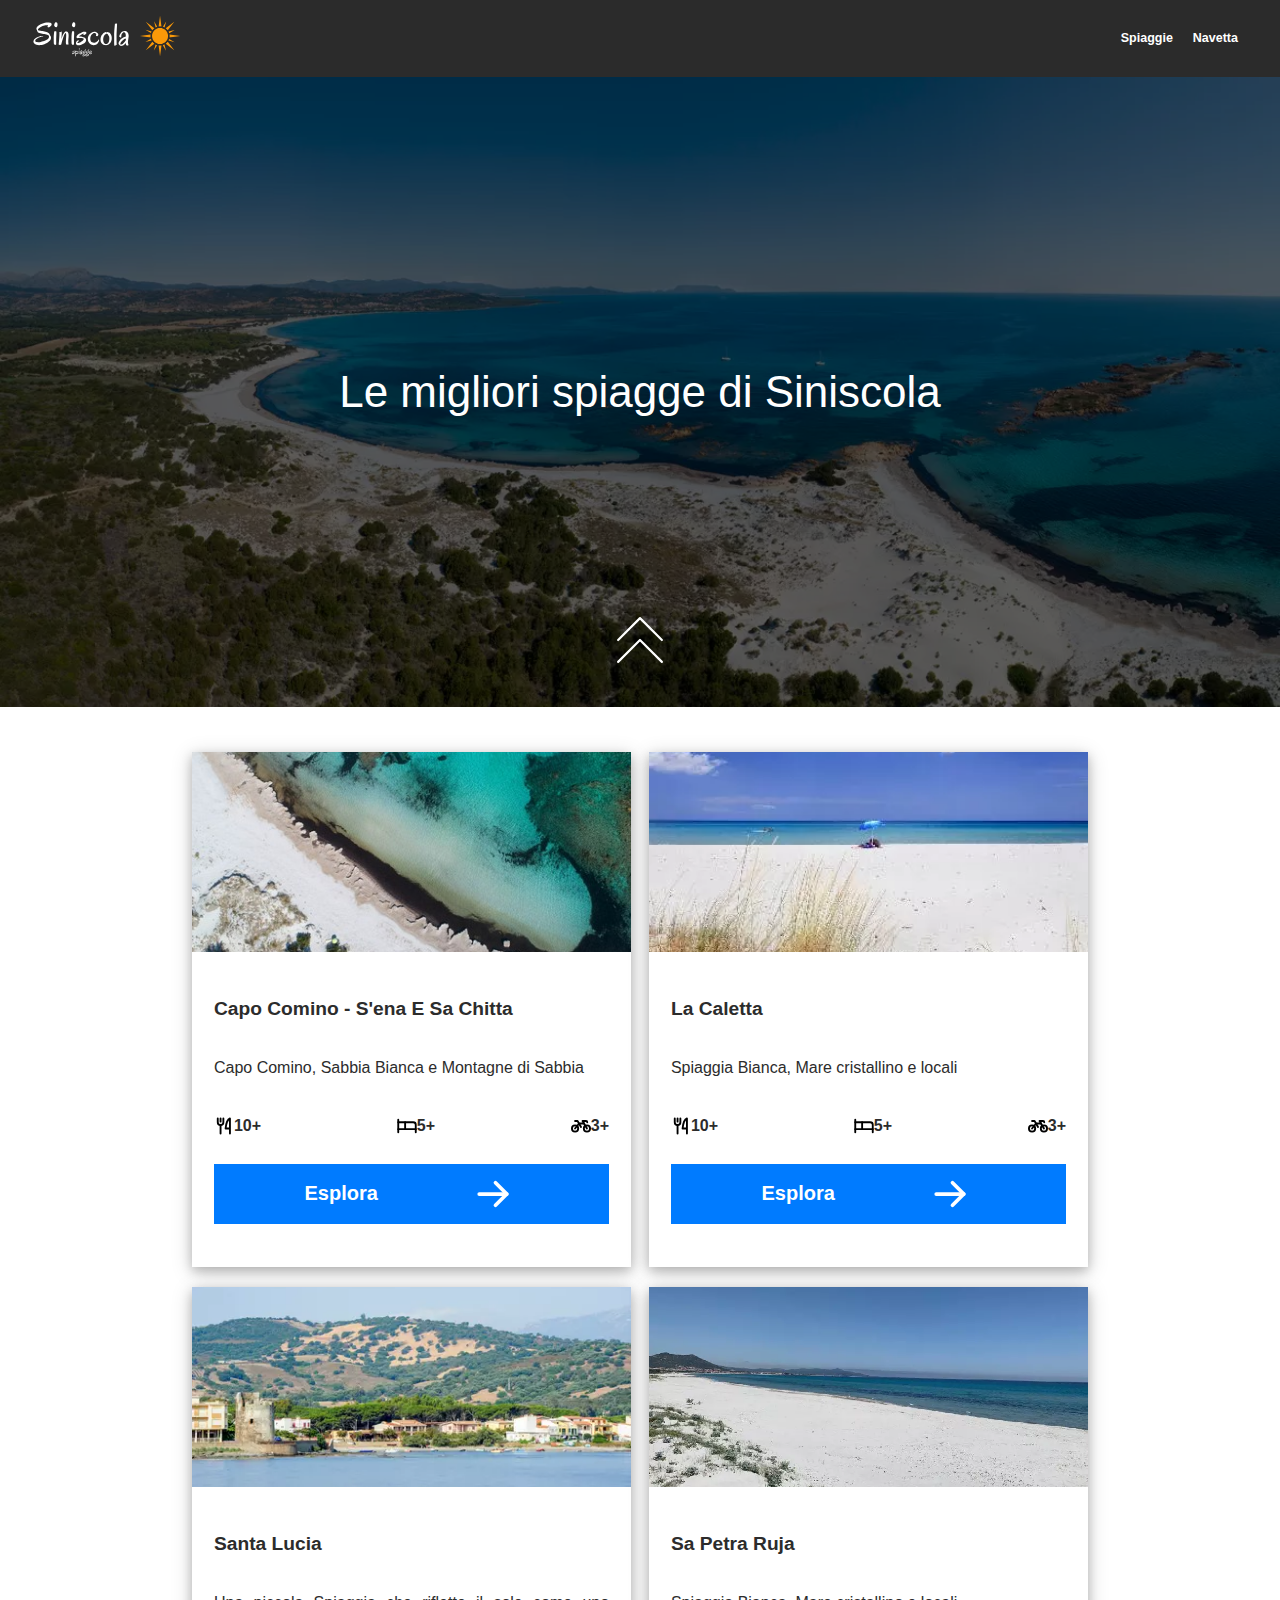
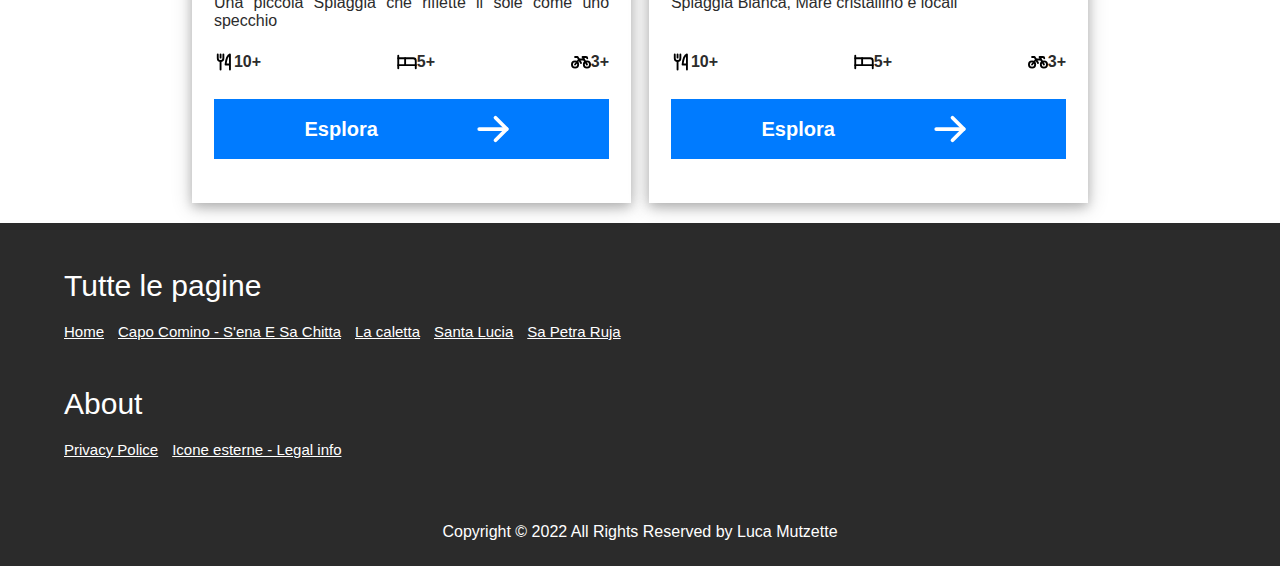
<file: index.html>
<!DOCTYPE html>
<html lang="it">
<head>
    <meta charset="UTF-8">
    <meta http-equiv="X-UA-Compatible" content="IE=edge">
    <meta name="viewport" content="width=device-width, initial-scale=1.0">
    <link rel="stylesheet" href="style.css">
    <meta name="description" content="Le migliori spiagge di Siniscola e della Baronia. Capo comino, S'ena E Sa Chitta, La Caletta, Sa Petra Ruja, Santa Lucia. Mare Cristallino e Sabbia bianca bianca. Ristoranti, bar, posti per dormire, hotel, b&b.">
    <link rel="shortcut icon" href="favicon.png" type="image/x-icon">
    <title>Siniscola Spiagge - Le migliori spiagge di Siniscola</title>
</head>
<body>
    <!--Pubblicita-->
    <!--<div class="pubblicita" id="pubblicita-sinistra">
    </div>-->


    <div class="barra-superiore">
        <div class="barra-superiore-padding">
            <!--NOME PAGINA-->
            <div class="barra-superiore-nome-pagina">
                <img  src="./baronia.svg" alt="icona" width="150px" height="60px">
            </div>

            <div id="nav-bar">
                <a class="nav-bar-active nav-bar-item" href="">Spiaggie</a>
                <a class="nav-bar-item" href="">Navetta</a>
            </div>
        </div>
    </div>

    <div id="list-item-1" class="section page-1">
        <!--Title-->
        <div class='blocco-testo'>
            <span class='title-web-site'>
                <h1 class='titolo'>Le migliori spiagge di Siniscola</h1>
            </span>
        </div>
        <div class='blocco_scroll'>
            <img  class='freccia animate__animated animate__shakeY' src="img/arrow.svg" width='70px' height="100%" alt="SCROLL">
        </div>
        <!--IMG/VIDEO-->
        <img  id="img-home-1" src="img/home-pagina-home.webp" alt="home santa lucia" width="100%" height="100%">
    </div>


    <!--CENTRO-->
    <div class="centro">
        <div class="centro-padding">
            <!--BARRA SUPERIORE-->
            <!--MAIN-->
            <!--SPIAGGIE-->
            <div class="main-spiaggie">
                <div class="oggetti">
                    <!--OGGETTO CAPOCOMINO-->
                    <div class="oggetto">
                        <div class="oggetto-img-spiaggia">
                            <img  src="img/home-capo-comino.webp" width="100%" height="100%"alt="capo-comino">
                        </div>

                        <div class="oggetto-info-spiaggia">
                            <div class="oggetto-info-spiaggia-padding">
                                <div class="oggetto-nome">
                                    <h1>Capo Comino - S'ena E Sa Chitta</h1>
                                </div>

                                <div class="oggetto-descrizione-info">
                                    <div class="oggetto-descrizione">
                                        <p>Capo Comino, Sabbia Bianca e Montagne di Sabbia</p>
                                    </div>

                                    <div class="oggetto-info">
                                        <p><svg xmlns="http://www.w3.org/2000/svg" width="20" height="20" fill="#000000" viewBox="0 0 256 256"><rect width="256" height="256" fill="none"></rect><line x1="84" y1="32" x2="84" y2="72" fill="none" stroke="#000000" stroke-linecap="round" stroke-linejoin="round" stroke-width="24"></line><line x1="84" y1="116" x2="84" y2="224" fill="none" stroke="#000000" stroke-linecap="round" stroke-linejoin="round" stroke-width="24"></line><path d="M120,32V80a36,36,0,0,1-72,0V32" fill="none" stroke="#000000" stroke-linecap="round" stroke-linejoin="round" stroke-width="24"></path><path d="M204,160H148S160,48,204,32V224" fill="none" stroke="#000000" stroke-linecap="round" stroke-linejoin="round" stroke-width="24"></path></svg> 10+</p>
                                        <p><svg xmlns="http://www.w3.org/2000/svg" width="20" height="20" fill="#000000" viewBox="0 0 256 256"><rect width="256" height="256" fill="none"></rect><path d="M104,168V80H208a32,32,0,0,1,32,32v56" fill="none" stroke="#000000" stroke-linecap="round" stroke-linejoin="round" stroke-width="24"></path><line x1="16" y1="208" x2="16" y2="48" fill="none" stroke="#000000" stroke-linecap="round" stroke-linejoin="round" stroke-width="24"></line><polyline points="16 168 240 168 240 208" fill="none" stroke="#000000" stroke-linecap="round" stroke-linejoin="round" stroke-width="24"></polyline><line x1="104" y1="80" x2="16" y2="80" fill="none" stroke="#000000" stroke-linecap="round" stroke-linejoin="round" stroke-width="24"></line></svg> 5+</p>
                                        <p><svg xmlns="http://www.w3.org/2000/svg" width="20" height="20" fill="#000000" viewBox="0 0 256 256"><rect width="256" height="256" fill="none"></rect><path d="M208,80a16,16,0,0,0-16-16H148l56,96" fill="none" stroke="#000000" stroke-linecap="round" stroke-linejoin="round" stroke-width="24"></path><circle cx="204" cy="160" r="40" fill="none" stroke="#000000" stroke-linecap="round" stroke-linejoin="round" stroke-width="24"></circle><circle cx="52" cy="160" r="40" fill="none" stroke="#000000" stroke-linecap="round" stroke-linejoin="round" stroke-width="24"></circle><polyline points="166.7 96 102.7 96 52 160" fill="none" stroke="#000000" stroke-linecap="round" stroke-linejoin="round" stroke-width="24"></polyline><polyline points="52 64 84 64 128.3 140" fill="none" stroke="#000000" stroke-linecap="round" stroke-linejoin="round" stroke-width="24"></polyline></svg> 3+</p>
                                    </div>
                                </div>

                                <div class="oggetto-tasto">
                                    <div class="oggetto-tasto-padding">
                                        <a href="capo-comino/index.html"><h6>Esplora</h6><svg xmlns="http://www.w3.org/2000/svg" width="50" height="40" fill="#000000" viewBox="0 0 256 256"><rect width="256" height="256" fill="none"></rect><line class="color-svg-a" x1="40" y1="128" x2="216" y2="128" fill="none" stroke="#000000" stroke-linecap="round" stroke-linejoin="round" stroke-width="24"></line><polyline class="color-svg-a" points="144 56 216 128 144 200" fill="none" stroke="#000000" stroke-linecap="round" stroke-linejoin="round" stroke-width="24"></polyline></svg></a>
                                    </div>
                                </div>
                            </div>
                        </div>
                    </div>

                    <!--OGGETTO LA CALETTA-->
                    <div class="oggetto">
                        <div class="oggetto-img-spiaggia">
                            <img  src="img/home-la-caletta.webp" width="100%" height="100%"alt="lacaletta">
                        </div>

                        <div class="oggetto-info-spiaggia">
                            <div class="oggetto-info-spiaggia-padding">
                                <div class="oggetto-nome">
                                    <h1>La Caletta</h1>
                                </div>

                                <div class="oggetto-descrizione-info">
                                    <div class="oggetto-descrizione">
                                        <p>Spiaggia Bianca, Mare cristallino e locali</p>
                                    </div>

                                    <div class="oggetto-info">
                                        <p><svg xmlns="http://www.w3.org/2000/svg" width="20" height="20" fill="#000000" viewBox="0 0 256 256"><rect width="256" height="256" fill="none"></rect><line x1="84" y1="32" x2="84" y2="72" fill="none" stroke="#000000" stroke-linecap="round" stroke-linejoin="round" stroke-width="24"></line><line x1="84" y1="116" x2="84" y2="224" fill="none" stroke="#000000" stroke-linecap="round" stroke-linejoin="round" stroke-width="24"></line><path d="M120,32V80a36,36,0,0,1-72,0V32" fill="none" stroke="#000000" stroke-linecap="round" stroke-linejoin="round" stroke-width="24"></path><path d="M204,160H148S160,48,204,32V224" fill="none" stroke="#000000" stroke-linecap="round" stroke-linejoin="round" stroke-width="24"></path></svg> 10+</p>
                                        <p><svg xmlns="http://www.w3.org/2000/svg" width="20" height="20" fill="#000000" viewBox="0 0 256 256"><rect width="256" height="256" fill="none"></rect><path d="M104,168V80H208a32,32,0,0,1,32,32v56" fill="none" stroke="#000000" stroke-linecap="round" stroke-linejoin="round" stroke-width="24"></path><line x1="16" y1="208" x2="16" y2="48" fill="none" stroke="#000000" stroke-linecap="round" stroke-linejoin="round" stroke-width="24"></line><polyline points="16 168 240 168 240 208" fill="none" stroke="#000000" stroke-linecap="round" stroke-linejoin="round" stroke-width="24"></polyline><line x1="104" y1="80" x2="16" y2="80" fill="none" stroke="#000000" stroke-linecap="round" stroke-linejoin="round" stroke-width="24"></line></svg> 5+</p>
                                        <p><svg xmlns="http://www.w3.org/2000/svg" width="20" height="20" fill="#000000" viewBox="0 0 256 256"><rect width="256" height="256" fill="none"></rect><path d="M208,80a16,16,0,0,0-16-16H148l56,96" fill="none" stroke="#000000" stroke-linecap="round" stroke-linejoin="round" stroke-width="24"></path><circle cx="204" cy="160" r="40" fill="none" stroke="#000000" stroke-linecap="round" stroke-linejoin="round" stroke-width="24"></circle><circle cx="52" cy="160" r="40" fill="none" stroke="#000000" stroke-linecap="round" stroke-linejoin="round" stroke-width="24"></circle><polyline points="166.7 96 102.7 96 52 160" fill="none" stroke="#000000" stroke-linecap="round" stroke-linejoin="round" stroke-width="24"></polyline><polyline points="52 64 84 64 128.3 140" fill="none" stroke="#000000" stroke-linecap="round" stroke-linejoin="round" stroke-width="24"></polyline></svg> 3+</p>
                                    </div>
                                </div>

                                <div class="oggetto-tasto">
                                    <div class="oggetto-tasto-padding">
                                        <a href="/la-caletta/index.html"><h6>Esplora</h6><svg xmlns="http://www.w3.org/2000/svg" width="50" height="40" fill="#000000" viewBox="0 0 256 256"><rect width="256" height="256" fill="none"></rect><line class="color-svg-a" x1="40" y1="128" x2="216" y2="128" fill="none" stroke="#000000" stroke-linecap="round" stroke-linejoin="round" stroke-width="24"></line><polyline class="color-svg-a" points="144 56 216 128 144 200" fill="none" stroke="#000000" stroke-linecap="round" stroke-linejoin="round" stroke-width="24"></polyline></svg></a>
                                    </div>
                                </div>
                            </div>
                        </div>
                    </div>

                    <!--OGGETTO LA SANTA LUCIA-->
                    <div class="oggetto">
                        <div class="oggetto-img-spiaggia">
                            <img  src="img/home-santa-lucia.webp" width="100%" height="100%"alt="santalucia">
                        </div>

                        <div class="oggetto-info-spiaggia">
                            <div class="oggetto-info-spiaggia-padding">
                                <div class="oggetto-nome">
                                    <h1>Santa Lucia</h1>
                                </div>

                                <div class="oggetto-descrizione-info">
                                    <div class="oggetto-descrizione">
                                        <p>Una piccola Spiaggia che riflette il sole come uno specchio</p>
                                    </div>

                                    <div class="oggetto-info">
                                        <p><svg xmlns="http://www.w3.org/2000/svg" width="20" height="20" fill="#000000" viewBox="0 0 256 256"><rect width="256" height="256" fill="none"></rect><line x1="84" y1="32" x2="84" y2="72" fill="none" stroke="#000000" stroke-linecap="round" stroke-linejoin="round" stroke-width="24"></line><line x1="84" y1="116" x2="84" y2="224" fill="none" stroke="#000000" stroke-linecap="round" stroke-linejoin="round" stroke-width="24"></line><path d="M120,32V80a36,36,0,0,1-72,0V32" fill="none" stroke="#000000" stroke-linecap="round" stroke-linejoin="round" stroke-width="24"></path><path d="M204,160H148S160,48,204,32V224" fill="none" stroke="#000000" stroke-linecap="round" stroke-linejoin="round" stroke-width="24"></path></svg> 10+</p>
                                        <p><svg xmlns="http://www.w3.org/2000/svg" width="20" height="20" fill="#000000" viewBox="0 0 256 256"><rect width="256" height="256" fill="none"></rect><path d="M104,168V80H208a32,32,0,0,1,32,32v56" fill="none" stroke="#000000" stroke-linecap="round" stroke-linejoin="round" stroke-width="24"></path><line x1="16" y1="208" x2="16" y2="48" fill="none" stroke="#000000" stroke-linecap="round" stroke-linejoin="round" stroke-width="24"></line><polyline points="16 168 240 168 240 208" fill="none" stroke="#000000" stroke-linecap="round" stroke-linejoin="round" stroke-width="24"></polyline><line x1="104" y1="80" x2="16" y2="80" fill="none" stroke="#000000" stroke-linecap="round" stroke-linejoin="round" stroke-width="24"></line></svg> 5+</p>
                                        <p><svg xmlns="http://www.w3.org/2000/svg" width="20" height="20" fill="#000000" viewBox="0 0 256 256"><rect width="256" height="256" fill="none"></rect><path d="M208,80a16,16,0,0,0-16-16H148l56,96" fill="none" stroke="#000000" stroke-linecap="round" stroke-linejoin="round" stroke-width="24"></path><circle cx="204" cy="160" r="40" fill="none" stroke="#000000" stroke-linecap="round" stroke-linejoin="round" stroke-width="24"></circle><circle cx="52" cy="160" r="40" fill="none" stroke="#000000" stroke-linecap="round" stroke-linejoin="round" stroke-width="24"></circle><polyline points="166.7 96 102.7 96 52 160" fill="none" stroke="#000000" stroke-linecap="round" stroke-linejoin="round" stroke-width="24"></polyline><polyline points="52 64 84 64 128.3 140" fill="none" stroke="#000000" stroke-linecap="round" stroke-linejoin="round" stroke-width="24"></polyline></svg> 3+</p>
                                    </div>
                                </div>

                                <div class="oggetto-tasto">
                                    <div class="oggetto-tasto-padding">
                                        <a href="santa-lucia/index.html"><h6>Esplora</h6><svg xmlns="http://www.w3.org/2000/svg" width="50" height="40" fill="#000000" viewBox="0 0 256 256"><rect width="256" height="256" fill="none"></rect><line class="color-svg-a" x1="40" y1="128" x2="216" y2="128" fill="none" stroke="#000000" stroke-linecap="round" stroke-linejoin="round" stroke-width="24"></line><polyline class="color-svg-a" points="144 56 216 128 144 200" fill="none" stroke="#000000" stroke-linecap="round" stroke-linejoin="round" stroke-width="24"></polyline></svg></a>
                                    </div>
                                </div>
                            </div>
                        </div>
                    </div>


                    <!--OGGETTO SA PREDA RUJA-->
                    <div class="oggetto">
                        <div class="oggetto-img-spiaggia">
                            <img  src="img/home-sa-petra-ruja.webp" width="100%" height="100%"alt="sapetraruja">
                        </div>

                        <div class="oggetto-info-spiaggia">
                            <div class="oggetto-info-spiaggia-padding">
                                <div class="oggetto-nome">
                                    <h1>Sa Petra Ruja</h1>
                                </div>

                                <div class="oggetto-descrizione-info">
                                    <div class="oggetto-descrizione">
                                        <p>Spiaggia Bianca, Mare cristallino e locali</p>
                                    </div>

                                    <div class="oggetto-info">
                                        <p><svg xmlns="http://www.w3.org/2000/svg" width="20" height="20" fill="#000000" viewBox="0 0 256 256"><rect width="256" height="256" fill="none"></rect><line x1="84" y1="32" x2="84" y2="72" fill="none" stroke="#000000" stroke-linecap="round" stroke-linejoin="round" stroke-width="24"></line><line x1="84" y1="116" x2="84" y2="224" fill="none" stroke="#000000" stroke-linecap="round" stroke-linejoin="round" stroke-width="24"></line><path d="M120,32V80a36,36,0,0,1-72,0V32" fill="none" stroke="#000000" stroke-linecap="round" stroke-linejoin="round" stroke-width="24"></path><path d="M204,160H148S160,48,204,32V224" fill="none" stroke="#000000" stroke-linecap="round" stroke-linejoin="round" stroke-width="24"></path></svg> 10+</p>
                                        <p><svg xmlns="http://www.w3.org/2000/svg" width="20" height="20" fill="#000000" viewBox="0 0 256 256"><rect width="256" height="256" fill="none"></rect><path d="M104,168V80H208a32,32,0,0,1,32,32v56" fill="none" stroke="#000000" stroke-linecap="round" stroke-linejoin="round" stroke-width="24"></path><line x1="16" y1="208" x2="16" y2="48" fill="none" stroke="#000000" stroke-linecap="round" stroke-linejoin="round" stroke-width="24"></line><polyline points="16 168 240 168 240 208" fill="none" stroke="#000000" stroke-linecap="round" stroke-linejoin="round" stroke-width="24"></polyline><line x1="104" y1="80" x2="16" y2="80" fill="none" stroke="#000000" stroke-linecap="round" stroke-linejoin="round" stroke-width="24"></line></svg> 5+</p>
                                        <p><svg xmlns="http://www.w3.org/2000/svg" width="20" height="20" fill="#000000" viewBox="0 0 256 256"><rect width="256" height="256" fill="none"></rect><path d="M208,80a16,16,0,0,0-16-16H148l56,96" fill="none" stroke="#000000" stroke-linecap="round" stroke-linejoin="round" stroke-width="24"></path><circle cx="204" cy="160" r="40" fill="none" stroke="#000000" stroke-linecap="round" stroke-linejoin="round" stroke-width="24"></circle><circle cx="52" cy="160" r="40" fill="none" stroke="#000000" stroke-linecap="round" stroke-linejoin="round" stroke-width="24"></circle><polyline points="166.7 96 102.7 96 52 160" fill="none" stroke="#000000" stroke-linecap="round" stroke-linejoin="round" stroke-width="24"></polyline><polyline points="52 64 84 64 128.3 140" fill="none" stroke="#000000" stroke-linecap="round" stroke-linejoin="round" stroke-width="24"></polyline></svg> 3+</p>
                                    </div>
                                </div>

                                <div class="oggetto-tasto">
                                    <div class="oggetto-tasto-padding">
                                        <a href="sa-petra-ruja/index.html"><h6>Esplora</h6><svg xmlns="http://www.w3.org/2000/svg" width="50" height="40" fill="#000000" viewBox="0 0 256 256"><rect width="256" height="256" fill="none"></rect><line class="color-svg-a" x1="40" y1="128" x2="216" y2="128" fill="none" stroke="#000000" stroke-linecap="round" stroke-linejoin="round" stroke-width="24"></line><polyline class="color-svg-a" points="144 56 216 128 144 200" fill="none" stroke="#000000" stroke-linecap="round" stroke-linejoin="round" stroke-width="24"></polyline></svg></a>
                                    </div>
                                </div>
                            </div>
                        </div>
                    </div>
                </div>
            </div>
        </div>
    </div>

    <!--PUBBLICITA-->
    <div class="pubblicita" id="pubblicita-destra">
    </div>
    
    <footer class="footer">
        <div class="footer-pagine footer-dimesioni">
            <h1>Tutte le pagine</h1>
            <div>
                <a href="index.html">Home</a>
                <a href="/capo-comino/index.html">Capo Comino - S'ena E Sa Chitta</a>
                <a href="/la-caletta/index.html">La caletta</a>
                <a href="/santa-lucia/index.html">Santa Lucia</a>
                <a href="/sa-petra-ruja/index.html">Sa Petra Ruja</a>
            </div>
        </div>
        <div class="footer-info footer-dimesioni">
            <h1>About</h1>
            <div>
                
                <a href="">Privacy Police</a>
                <a href="legalobject.html">Icone esterne - Legal info</a>
            </div>
        </div>
        <div class="copyrite footer-dimesioni"><span>Copyright &copy; 2022 All Rights Reserved by Luca Mutzette</span></div>
    </footer>

</body>
</html>
</file>
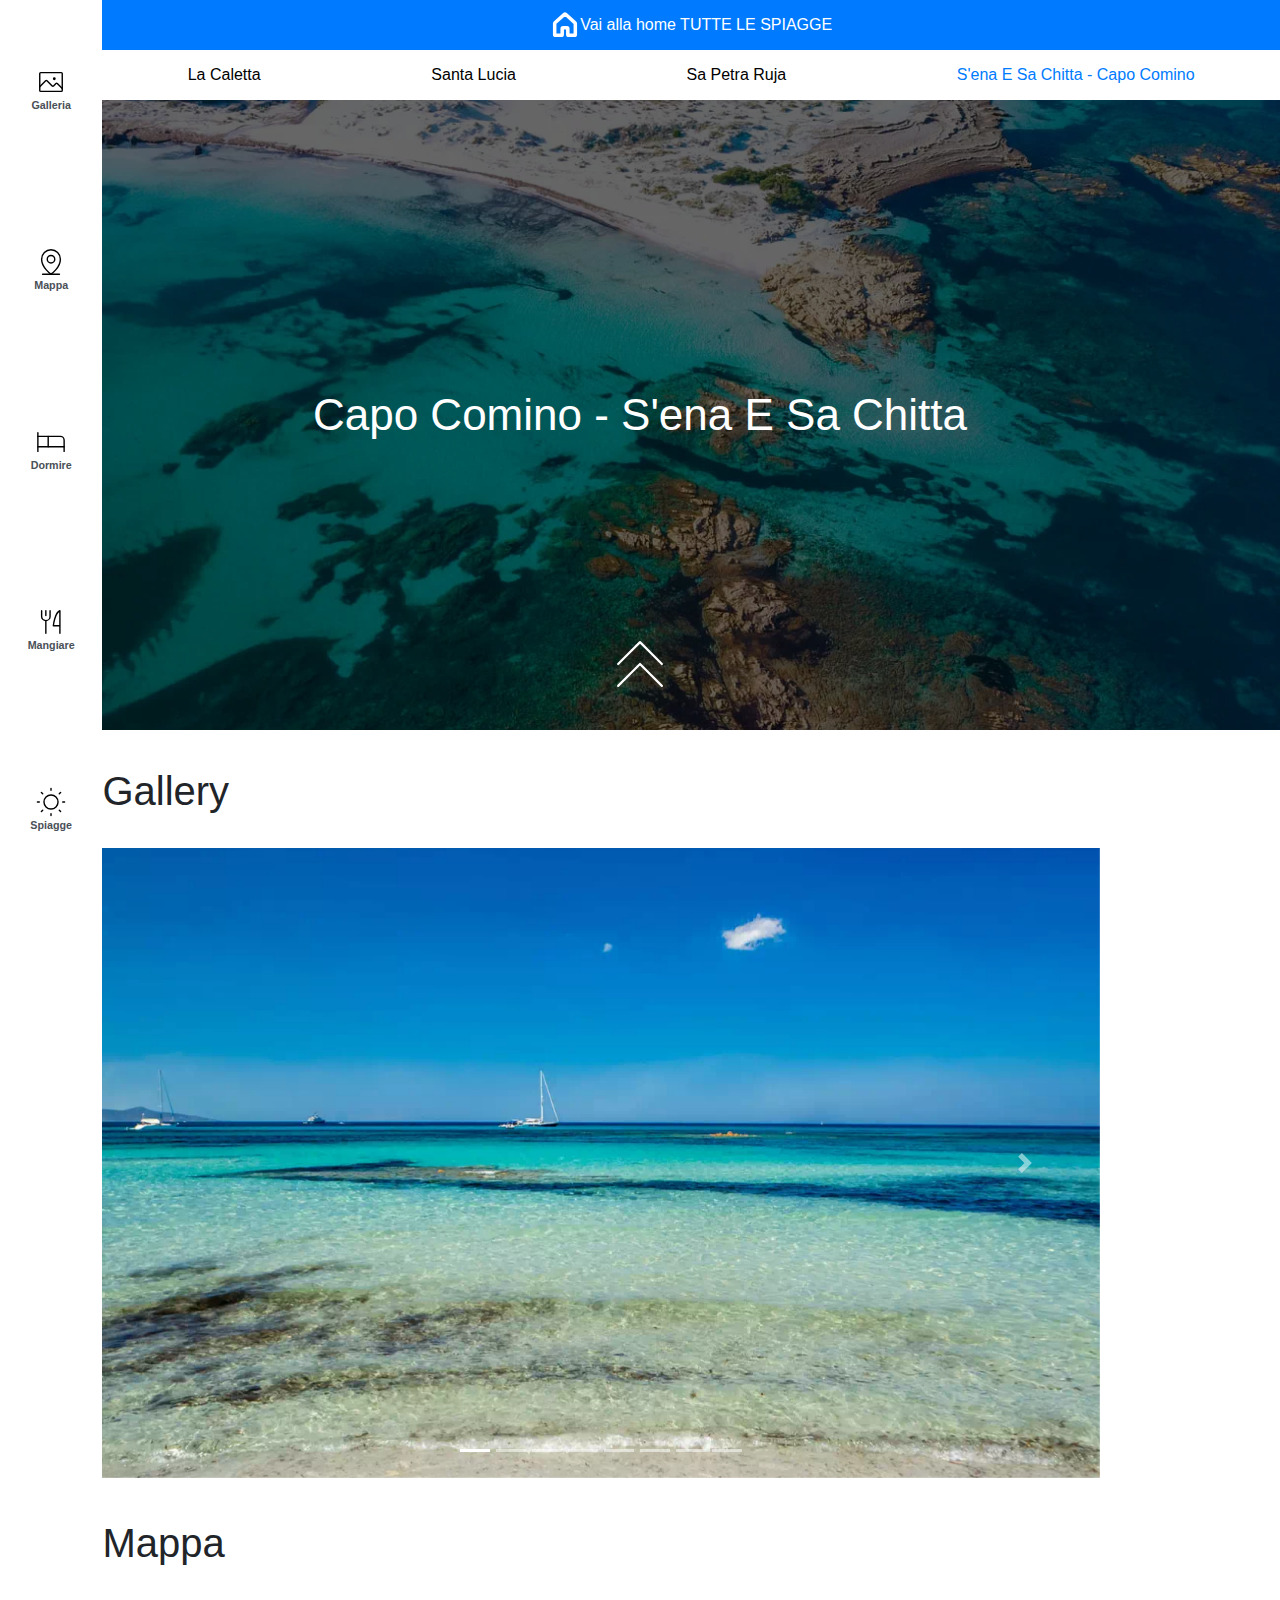
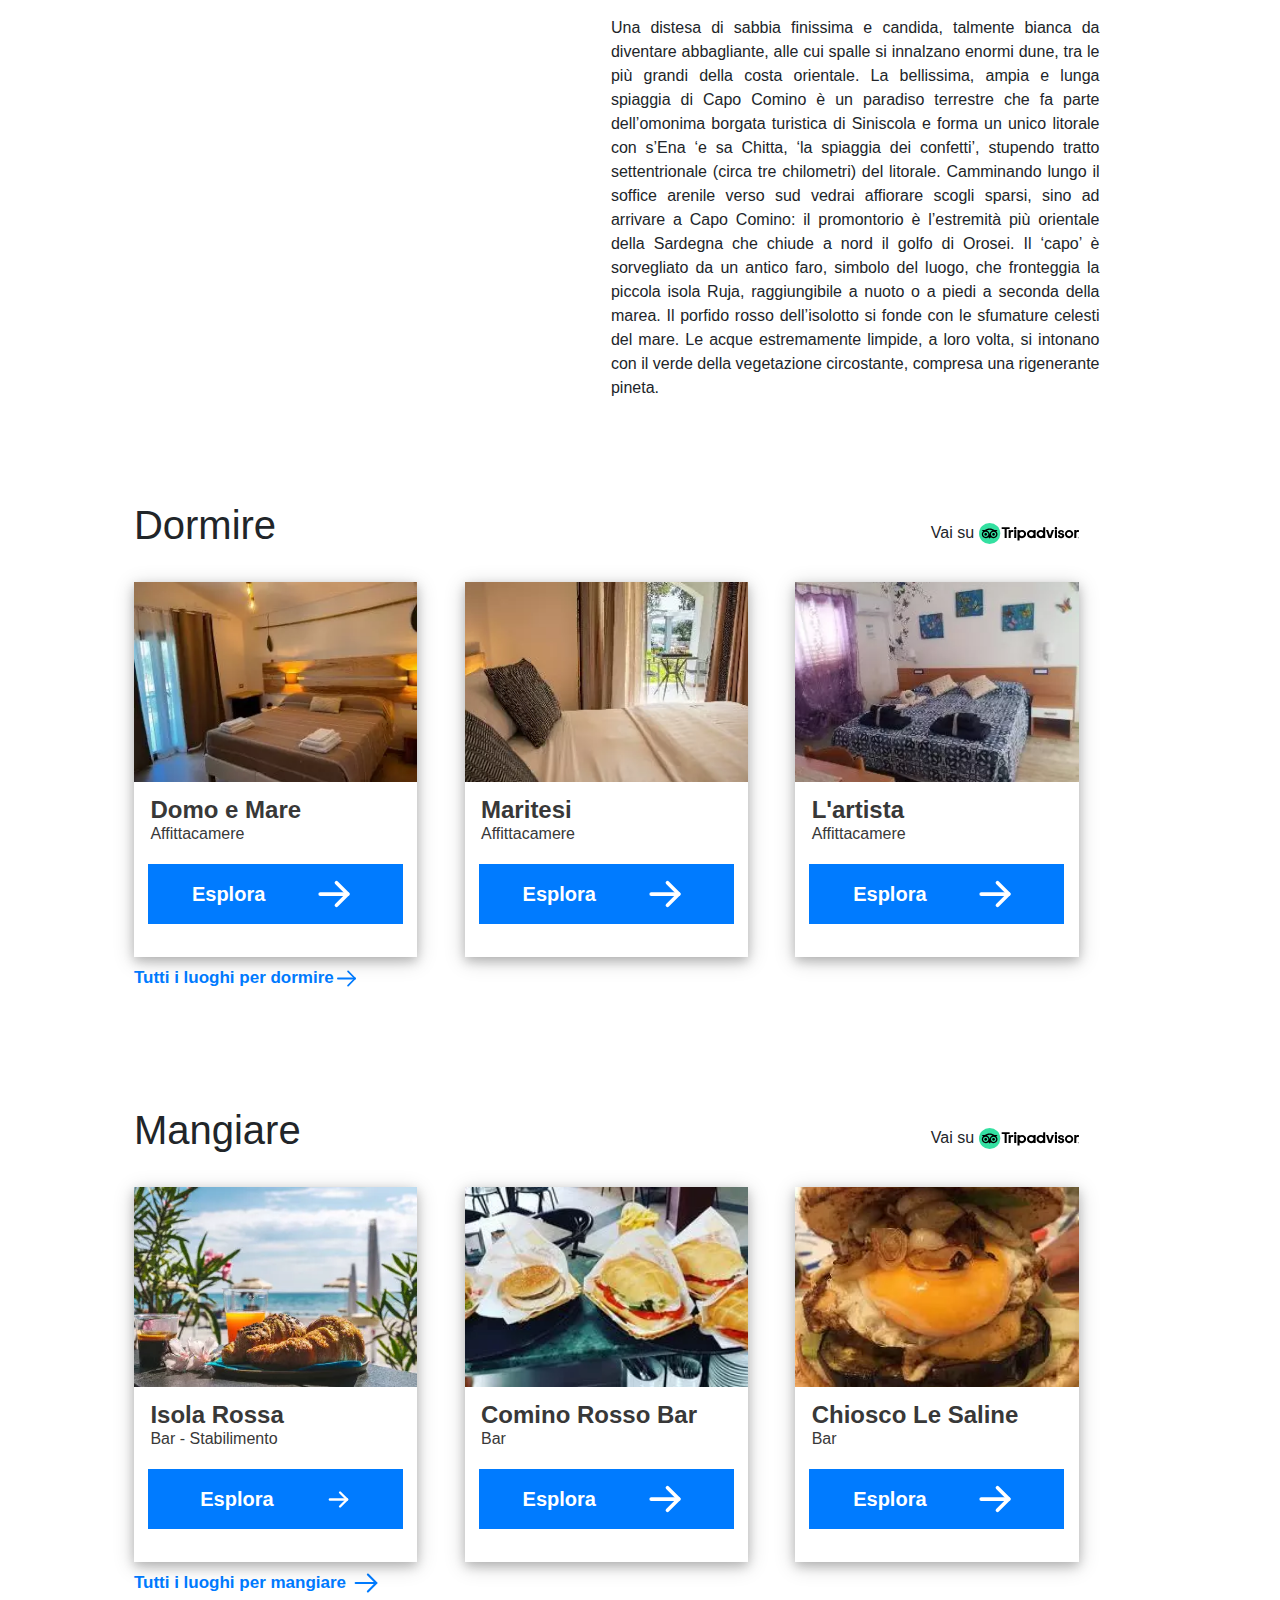
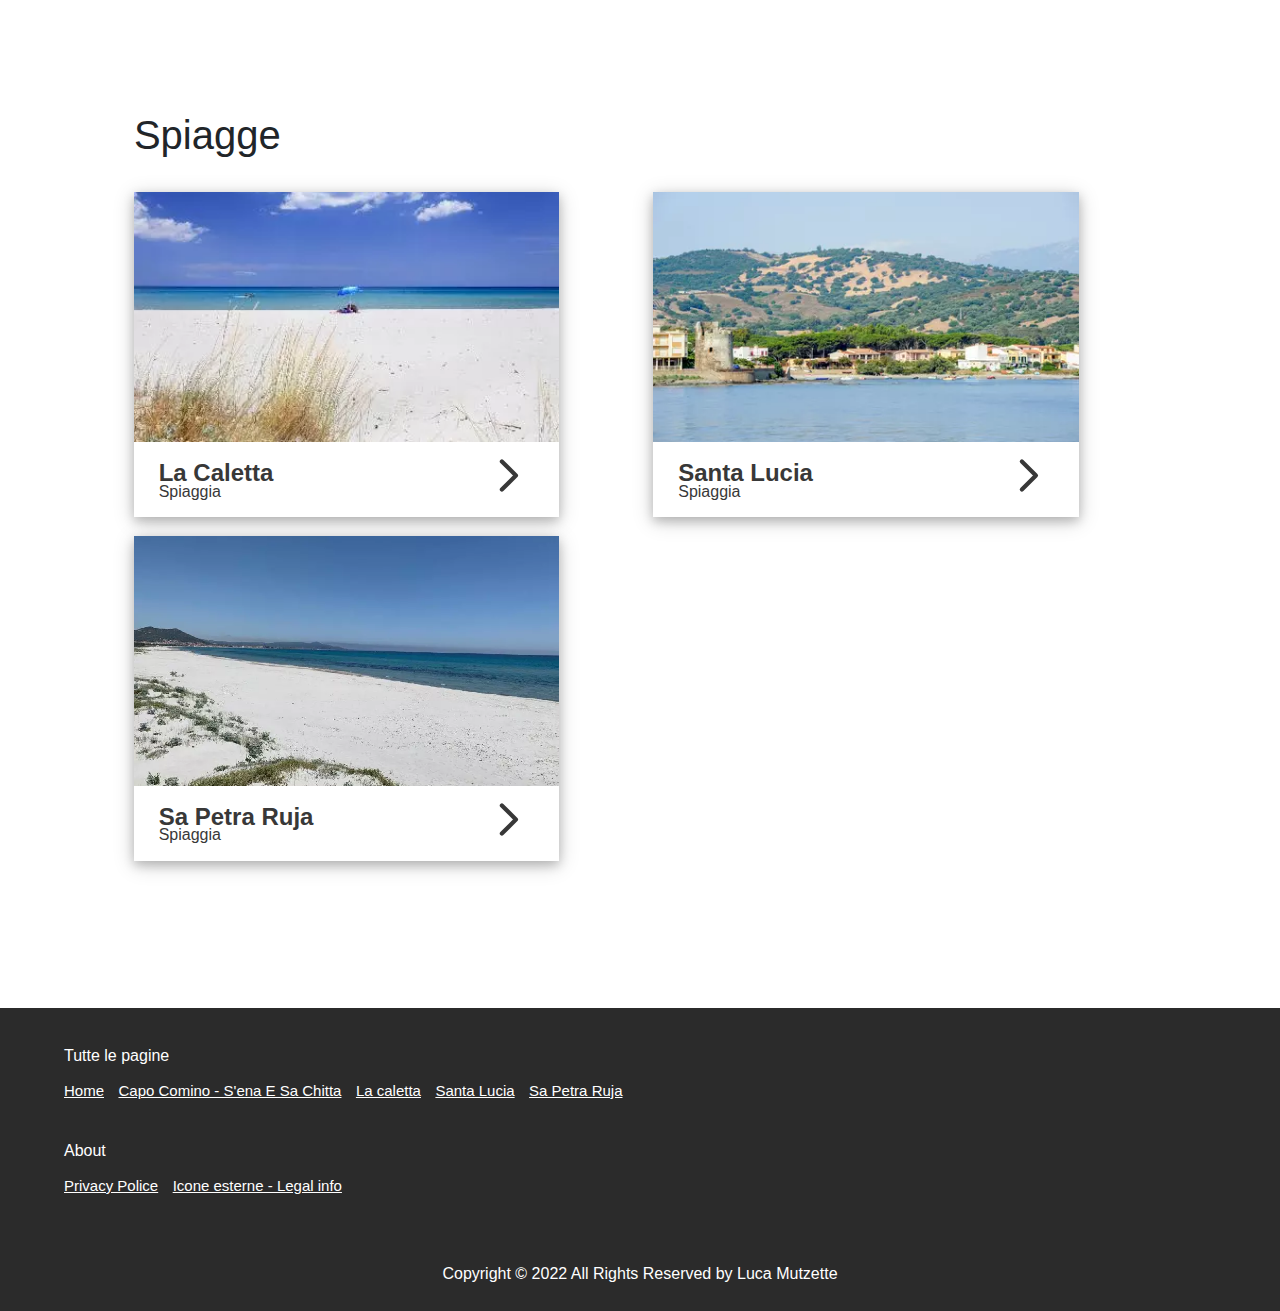
<file: capo-comino/index.html>
<!DOCTYPE html>
<html amp lang="it">
<head>
    <meta charset="UTF-8">
    <meta http-equiv="X-UA-Compatible" content="IE=edge">
    <meta name="viewport" content="width=device-width, initial-scale=1.0">
    <link rel="stylesheet" href="../style-pagine/style.css" media="screen">
    <link rel="stylesheet" href="../style-pagine/bootsc.css">
    <link rel="stylesheet" href="../style-pagine/footer.css">
    <link rel="stylesheet" href="https://cdnjs.cloudflare.com/ajax/libs/animate.css/4.1.1/animate.min.css" >
    <link rel="shortcut icon" href="../faviconpagine.png" type="image/x-icon">
    <title>Capo Comino - S'ena E Sa Chitta</title>
    <meta name="description" content="Capo Comino e S'ena E Sa Chitta, una delle più belle spiagge della costa est della Sardegna, mare cristallino e sabbia bianca bianca. In questo sito puù trovare informazioni su queste località, sui bar, sui ristoranti e sui luoghi per dormire. Spiagge vicine sono: Berchida, La Caletta, Santa Lucia">
</head>
<body data-bs-spy="scroll" data-target="#list-example" data-bs-target="#list-example" data-bs-offset="0" class="scrollspy-example">

    <!--Sinistra-->
    <nav id="list-example" class="list-group">
        <a class="list-group-item list-group-item-action" href="#list-item-2"><svg xmlns="http://www.w3.org/2000/svg" width="30" height="30" fill="#000000" viewBox="0 0 256 256"><rect class="rect1" width="256" height="256" fill="none"></rect><rect class="rect2" x="32" y="48" width="192" height="160" rx="8" fill="none" stroke="#000000" stroke-linecap="round" stroke-linejoin="round" stroke-width="12"></rect><path class="rect2" d="M32,168l50.3-50.3a8,8,0,0,1,11.4,0l44.6,44.6a8,8,0,0,0,11.4,0l20.6-20.6a8,8,0,0,1,11.4,0L224,184" fill="none" stroke="#000000" stroke-linecap="round" stroke-linejoin="round" stroke-width="12"></path><circle class="rect2" cx="156" cy="100" r="12"></circle></svg><h6 class="text-h6-nav">Galleria</h6></a>
		<a class="list-group-item list-group-item-action" href="#list-item-3"><svg xmlns="http://www.w3.org/2000/svg" width="30" height="30" fill="#000000" viewBox="0 0 256 256"><rect class="rect1" width="256" height="256" fill="none"></rect><line class="rect2" x1="56" y1="232" x2="200" y2="232" fill="none" stroke="#000000" stroke-linecap="round" stroke-linejoin="round" stroke-width="12"></line><circle class="rect2" cx="128" cy="104" r="32" fill="none" stroke="#000000" stroke-linecap="round" stroke-linejoin="round" stroke-width="12"></circle><path class="rect2" d="M208,104c0,72-80,128-80,128S48,176,48,104a80,80,0,0,1,160,0Z" fill="none" stroke="#000000" stroke-linecap="round" stroke-linejoin="round" stroke-width="12"></path></svg><h6 class="text-h6-nav">Mappa</h6></a>
		<a class="list-group-item list-group-item-action" href="#list-item-4"><svg xmlns="http://www.w3.org/2000/svg" width="30" height="30" fill="#000000" viewBox="0 0 256 256"><rect width="256" height="256" fill="none"></rect><path class="rect2" d="M104,168V80H208a32,32,0,0,1,32,32v56" fill="none" stroke="#000000" stroke-linecap="round" stroke-linejoin="round" stroke-width="12"></path><line class="rect2" x1="16" y1="208" x2="16" y2="48" fill="none" stroke="#000000" stroke-linecap="round" stroke-linejoin="round" stroke-width="12"></line><polyline class="rect2" points="16 168 240 168 240 208" fill="none" stroke="#000000" stroke-linecap="round" stroke-linejoin="round" stroke-width="12"></polyline><line class="rect2" x1="104" y1="80" x2="16" y2="80" fill="none" stroke="#000000" stroke-linecap="round" stroke-linejoin="round" stroke-width="12"></line></svg><h6 class="text-h6-nav">Dormire</h6></a>
		<a class="list-group-item list-group-item-action" href="#list-item-5"><svg xmlns="http://www.w3.org/2000/svg" width="30" height="30" fill="#000000" viewBox="0 0 256 256"><rect width="256" height="256" fill="none"></rect><line class="rect2" x1="84" y1="32" x2="84" y2="72" fill="none" stroke="#000000" stroke-linecap="round" stroke-linejoin="round" stroke-width="12"></line><line class="rect2" x1="84" y1="116" x2="84" y2="224" fill="none" stroke="#000000" stroke-linecap="round" stroke-linejoin="round" stroke-width="12"></line><path class="rect2" d="M120,32V80a36,36,0,0,1-72,0V32" fill="none" stroke="#000000" stroke-linecap="round" stroke-linejoin="round" stroke-width="12"></path><path class="rect2" d="M204,160H148S160,48,204,32V224" fill="none" stroke="#000000" stroke-linecap="round" stroke-linejoin="round" stroke-width="12"></path></svg><h6 class="text-h6-nav">Mangiare</h6></a>
        <a class="list-group-item list-group-item-action" href="#list-item-7"><svg xmlns="http://www.w3.org/2000/svg" width="30" height="30" fill="#000000" viewBox="0 0 256 256"><rect width="256" height="256" fill="none"></rect><circle class="rect2" cx="128" cy="128" r="60" fill="none" stroke="#000000" stroke-linecap="round" stroke-linejoin="round" stroke-width="12"></circle><line class="rect2" x1="128" y1="28" x2="128" y2="12" fill="none" stroke="#000000" stroke-linecap="round" stroke-linejoin="round" stroke-width="12"></line><line class="rect2" x1="198.7" y1="57.3" x2="210" y2="46" fill="none" stroke="#000000" stroke-linecap="round" stroke-linejoin="round" stroke-width="12"></line><line class="rect2" x1="228" y1="128" x2="244" y2="128" fill="none" stroke="#000000" stroke-linecap="round" stroke-linejoin="round" stroke-width="12"></line><line class="rect2" x1="198.7" y1="198.7" x2="210" y2="210" fill="none" stroke="#000000" stroke-linecap="round" stroke-linejoin="round" stroke-width="12"></line><line class="rect2" x1="128" y1="228" x2="128" y2="244" fill="none" stroke="#000000" stroke-linecap="round" stroke-linejoin="round" stroke-width="12"></line><line class="rect2" x1="57.3" y1="198.7" x2="46" y2="210" fill="none" stroke="#000000" stroke-linecap="round" stroke-linejoin="round" stroke-width="12"></line><line class="rect2" x1="28" y1="128" x2="12" y2="128" fill="none" stroke="#000000" stroke-linecap="round" stroke-linejoin="round" stroke-width="12"></line><line class="rect2" x1="57.3" y1="57.3" x2="46" y2="46" fill="none" stroke="#000000" stroke-linecap="round" stroke-linejoin="round" stroke-width="12"></line></svg><h6 class="text-h6-nav">Spiagge</h6></a>
    </nav> 

    <!--Torna A Tutte Le spiagge-->
    <div class="tutte-le-spiagge-indietro">
        <a href="../index.html" class="link-menu-spiaggia"><svg xmlns="http://www.w3.org/2000/svg" width="30" height="30" fill="#000000" viewBox="0 0 256 256"><rect width="256" height="256" fill="none"></rect><path d="M152,208V160a8,8,0,0,0-8-8H112a8,8,0,0,0-8,8v48a8,8,0,0,1-8,8H48a8,8,0,0,1-8-8V115.5a8.3,8.3,0,0,1,2.6-5.9l80-72.7a8,8,0,0,1,10.8,0l80,72.7a8.3,8.3,0,0,1,2.6,5.9V208a8,8,0,0,1-8,8H160A8,8,0,0,1,152,208Z" fill="none" stroke="#ffffff" stroke-linecap="round" stroke-linejoin="round" stroke-width="30"></path></svg>Vai alla home TUTTE LE SPIAGGE</a>
    </div>

    <!--up-->
    <div class="spiagge-menu">
        <a href="../la-caletta/index.html" class="link-menu-spiaggia">La Caletta</a>
        <a href="../santa-lucia/index.html" class="link-menu-spiaggia">Santa Lucia</a>
        <a href="../sa-petra-ruja/index.html" class="link-menu-spiaggia">Sa Petra Ruja</a>
        <a href="../capo-comino/index.html" class="link-menu-spiaggia" id="spiaggia-ora">S'ena E Sa Chitta - Capo Comino</a>
    </div>

    <!--HOME-->

    <!--Absolute 1-->
    <div id="list-item-1" class="section page-1">
        <!--Title-->
        <div class='blocco-testo'>
            <span class='title-web-site'>
                <h1 class='titolo'>Capo Comino - S'ena E Sa Chitta</h1>
            </span>
        </div>
        <div class='blocco_scroll'>
            <img class='freccia animate__animated animate__shakeY' src="../img/arrow.svg" width='70px' height="70px" alt="SCROLL">
        </div>
        <!--IMG/VIDEO-->
        <img id="img-home-1" src="img/home-page-capo-comino.webp"  alt="home capo comino">
    </div>

    <!--Absolute 2-->
    <div id="main" >
        <!--Page gallery-->
        <div id="list-item-2" class="page-gallery">
            <h1 class="titolo-pagina">Gallery</h1>
            <div id="carouselExampleIndicators" class="carousel slide" data-ride="carousel">
                <ol class="carousel-indicators">
                  <li data-target="#carouselExampleIndicators" data-slide-to="0" class="active"></li>
                  <li data-target="#carouselExampleIndicators" data-slide-to="1"></li>
                  <li data-target="#carouselExampleIndicators" data-slide-to="2"></li>
                  <li data-target="#carouselExampleIndicators" data-slide-to="3"></li>
                  <li data-target="#carouselExampleIndicators" data-slide-to="4"></li>
                  <li data-target="#carouselExampleIndicators" data-slide-to="5"></li>
                  <li data-target="#carouselExampleIndicators" data-slide-to="6"></li>
                  <li data-target="#carouselExampleIndicators" data-slide-to="7"></li>
                </ol>
                <div class="carousel-inner">
                  <div class="carousel-item active">
                    <img class="d-block w-100" id="galleria-foto-1" src=""  alt="Prima slide">
                  </div>
                  <div class="carousel-item">
                    <img class="d-block w-100" id="galleria-foto-2" src="" alt="Seconda slide">
                  </div>
                  <div class="carousel-item">
                    <img class="d-block w-100" id="galleria-foto-3" src="" alt="Terza slide">
                  </div>
                  <div class="carousel-item">
                    <img class="d-block w-100" id="galleria-foto-4" src="" alt="Quarta slide">
                  </div>
                  <div class="carousel-item">
                    <img class="d-block w-100" id="galleria-foto-5" src="" alt="Quinta slide">
                  </div>
                  <div class="carousel-item">
                    <img class="d-block w-100" id="galleria-foto-6" src="" alt="Sesta slide">
                  </div>
                  <div class="carousel-item">
                    <img class="d-block w-100" id="galleria-foto-7" src="" alt="SEttima slide">
                  </div>
                  <div class="carousel-item">
                    <img class="d-block w-100" id="galleria-foto-8" src="" alt="Ottava slide">
                  </div>
                </div>
                <a class="carousel-control-prev" href="#carouselExampleIndicators" role="button" data-slide="prev">
                  <span class="carousel-control-prev-icon" aria-hidden="true"></span>
                  <span class="sr-only">Previous</span>
                </a>
                <a class="carousel-control-next" href="#carouselExampleIndicators" role="button" data-slide="next">
                  <span class="carousel-control-next-icon" aria-hidden="true"></span>
                  <span class="sr-only">Next</span>
                </a>
            </div>
        </div>


        <!--Mappa+descrizione-->
        <div id="list-item-3" class="section page-2" >
            <div>
                <h1 class="titolo-pagina">Mappa</h1>
            </div>
            <!--mappe-->
            <div id="mappe-imag">
                <div id="maps">
                    <iframe src="https://www.google.com/maps/embed?pb=!1m18!1m12!1m3!1d97087.20743919862!2d9.659554626159688!3d40.49793072867781!2m3!1f0!2f0!3f0!3m2!1i1024!2i768!4f13.1!3m3!1m2!1s0x12dee75d0a4c7c8b%3A0xf784502dde630bb7!2sCapo%20Comino%20NU!5e0!3m2!1sit!2sit!4v1664186009789!5m2!1sit!2sit" width="600" style="border:0;" allowfullscreen="" loading="lazy" referrerpolicy="no-referrer-when-downgrade"></iframe>                
                </div>
                <div id="dove-si-trova">
                    <p>Una distesa di sabbia finissima e candida, talmente bianca da diventare abbagliante, alle cui spalle si innalzano enormi dune, tra le più grandi della costa orientale. La bellissima, ampia e lunga spiaggia di Capo Comino è un paradiso terrestre che fa parte dell’omonima borgata turistica di Siniscola e forma un unico litorale con s’Ena ‘e sa Chitta, ‘la spiaggia dei confetti’, stupendo tratto settentrionale (circa tre chilometri) del litorale. Camminando lungo il soffice arenile verso sud vedrai affiorare scogli sparsi, sino ad arrivare a Capo Comino: il promontorio è l’estremità più orientale della Sardegna che chiude a nord il golfo di Orosei. Il ‘capo’ è sorvegliato da un antico faro, simbolo del luogo, che fronteggia la piccola isola Ruja, raggiungibile a nuoto o a piedi a seconda della marea. Il porfido rosso dell’isolotto si fonde con le sfumature celesti del mare. Le acque estremamente limpide, a loro volta, si intonano con il verde della vegetazione circostante, compresa una rigenerante pineta.</p>
                </div>
            </div>
        </div>

        <!--Pubblicità 1-->
        <!--<div class="pubblicita-orizzontale">

        </div>-->


        <!--Dormire-->
        <div id="list-item-4" class="section page-3" >
            <div class="padding-layer">
                <div class="name-page">
                    <h1 class="titolo-pagina" >Dormire</h1>
                    <p>Vai su <a href="https://www.tripadvisor.it/Search?q=capo%20comino&searchSessionId=2D492A6A1F0E9257C367D186F4603F011666112266340ssid&searchNearby=false&sid=1D30E2539E66433285EA55ADE090697E1666112276741&blockRedirect=true&geo=1&ssrc=h&rf=5" target="_blank" rel="noopener noreferrer"><img  src="../img/tripadvisor.svg" alt="tripadvisor" width="100%" height="100%"></a></p>
                </div>

                <!--OGGETTO-->
                <div class="oggetto">
                    <div class="img-ogg-s">
                        <img class="img-oggetto" src="./dormire/1.webp"  width="100px" height="50px" alt="foto luogo per dormire">
                    </div>
                    <div class="text-oggetto-s">
                        <div class="text-oggetto">
                            <h1 id="text-oggetto-js-d-1">*</h1>
                            <h4 id="sub-text-oggetto-js-d-1">*</h4>
                        </div>
                    </div>
                    <div class="oggetto-tasto">
                        <div class="oggetto-tasto-padding">
                            <a href="./pagina-aperta.html?value=1&esp=n" target="_blank"><h6>Esplora</h6><svg xmlns="http://www.w3.org/2000/svg" width="50" height="40" fill="#000000" viewBox="0 0 256 256"><rect width="256" height="256" fill="none"></rect><line class="color-svg-a" x1="40" y1="128" x2="216" y2="128" fill="none" stroke="#000000" stroke-linecap="round" stroke-linejoin="round" stroke-width="24"></line><polyline class="color-svg-a" points="144 56 216 128 144 200" fill="none" stroke="#000000" stroke-linecap="round" stroke-linejoin="round" stroke-width="24"></polyline></svg></a>
                        </div>
                    </div>
                </div>

                <!--OGGETTO-->
                <div class="oggetto">
                    <div class="img-ogg-s">
                        <img class="img-oggetto" src="./dormire/2.webp" width="100px" height="50px" alt="foto luogo per dormire">
                    </div>
                    <div class="text-oggetto-s">
                        <div class="text-oggetto">
                            <h1 id="text-oggetto-js-d-2">*</h1>
                            <h4 id="sub-text-oggetto-js-d-2">*</h4>
                        </div>
                    </div>
                    <div class="oggetto-tasto">
                        <div class="oggetto-tasto-padding">
                            <a href="./pagina-aperta.html?value=2&esp=n" target="_blank"><h6>Esplora</h6><svg xmlns="http://www.w3.org/2000/svg" width="50" height="40" fill="#000000" viewBox="0 0 256 256"><rect width="256" height="256" fill="none"></rect><line class="color-svg-a" x1="40" y1="128" x2="216" y2="128" fill="none" stroke="#000000" stroke-linecap="round" stroke-linejoin="round" stroke-width="24"></line><polyline class="color-svg-a" points="144 56 216 128 144 200" fill="none" stroke="#000000" stroke-linecap="round" stroke-linejoin="round" stroke-width="24"></polyline></svg></a>
                        </div>
                    </div>
                </div>

                <!--OGGETTO-->
                <div class="oggetto oggetto-scomparsa-mobile" >
                    <div class="img-ogg-s">
                        <img class="img-oggetto" src="./dormire/3.webp" width="100px" height="50px" alt="foto luogo per dormire">
                    </div>
                    <div class="text-oggetto-s">
                        <div class="text-oggetto">
                            <h1 id="text-oggetto-js-d-3">*</h1>
                            <h4 id="sub-text-oggetto-js-d-3">*</h4>
                        </div>
                    </div>
                    <div class="oggetto-tasto">
                        <div class="oggetto-tasto-padding">
                            <a href="./pagina-aperta.html?value=3&esp=n" target="_blank"><h6>Esplora</h6><svg xmlns="http://www.w3.org/2000/svg" width="50" height="40" fill="#000000" viewBox="0 0 256 256"><rect width="256" height="256" fill="none"></rect><line class="color-svg-a" x1="40" y1="128" x2="216" y2="128" fill="none" stroke="#000000" stroke-linecap="round" stroke-linejoin="round" stroke-width="24"></line><polyline class="color-svg-a" points="144 56 216 128 144 200" fill="none" stroke="#000000" stroke-linecap="round" stroke-linejoin="round" stroke-width="24"></polyline></svg></a>
                        </div>
                    </div>
                </div>

                <div class="link-apri-tutto">
                    <a href="./pagina.html?tipo=dormire">Tutti i luoghi per dormire<svg xmlns="http://www.w3.org/2000/svg" height="25" fill="#000000" viewBox="0 0 256 256"><rect width="256" height="256" fill="none"></rect><line x1="40" y1="128" x2="216" y2="128" fill="none" stroke="#007bff" stroke-linecap="round" stroke-linejoin="round" stroke-width="18"></line><polyline points="144 56 216 128 144 200" fill="none" stroke="#007bff" stroke-linecap="round" stroke-linejoin="round" stroke-width="18"></polyline></svg></a>
                </div>
                
            </div>
        </div>

        <!--Pubblicità 2-->
        <!--<div class="pubblicita-orizzontale">

        </div>-->

        <!--mangiare-->
        <div id="list-item-5" class="section page-4">
            <div class="padding-layer">
                <div class="name-page">
                    <h1 class="titolo-pagina" >Mangiare</h1>
                    <p>Vai su <a href="https://www.tripadvisor.it/Search?q=capo%20comino&searchSessionId=2D492A6A1F0E9257C367D186F4603F011666112266340ssid&searchNearby=false&sid=1D30E2539E66433285EA55ADE090697E1666112276741&blockRedirect=true&geo=1&ssrc=e&rf=3" target="_blank" rel="noopener noreferrer"><img  src="../img/tripadvisor.svg" alt="tripadvisor" width="100%" height="100%"></a></p>
                </div>
                
                <!--OGGETTO-->
                <div class="oggetto">
                    <div class="img-ogg-s">
                        <img  class="img-oggetto" src="./mangiare/ristorante-capo-comino-1.webp" width="100px" height="50px" alt="foto luogo per mangiare">
                    </div>
                    <div class="text-oggetto-s">
                        <div class="text-oggetto">
                            <h1 id="text-oggetto-js-m-1">*</h1>
                            <h4 id="sub-text-oggetto-js-m-1">*</h4>
                        </div>
                    </div>
                    <div class="oggetto-tasto">
                        <div class="oggetto-tasto-padding">
                            <a href="https://lisolarossa.it/" target="_blank"><h6>Esplora</h6><svg xmlns="http://www.w3.org/2000/svg"  height="25" fill="#000000" viewBox="0 0 256 256"><rect width="256" height="256" fill="none"></rect><line class="color-svg-a" x1="40" y1="128" x2="216" y2="128" fill="none" stroke="#000000" stroke-linecap="round" stroke-linejoin="round" stroke-width="24"></line><polyline class="color-svg-a" points="144 56 216 128 144 200" fill="none" stroke="#000000" stroke-linecap="round" stroke-linejoin="round" stroke-width="24"></polyline></svg></a>
                        </div>
                    </div>
                </div>

                <div class="oggetto">
                    <div class="img-ogg-s">
                        <img  class="img-oggetto" src="./mangiare/ristorante-capo-comino-2.webp" width="100px" height="50px" alt="foto luogo per mangiare">
                    </div>
                    <div class="text-oggetto-s">
                        <div class="text-oggetto">
                            <h1 id="text-oggetto-js-m-2">*</h1>
                            <h4 id="sub-text-oggetto-js-m-2">*</h4>
                        </div>
                    </div>
                    <div class="oggetto-tasto">
                        <div class="oggetto-tasto-padding">
                            <a href="https://goo.gl/maps/yoKrpPx9oG7pE4vXA" target="_blank"><h6>Esplora</h6><svg xmlns="http://www.w3.org/2000/svg" width="50" height="40" fill="#000000" viewBox="0 0 256 256"><rect width="256" height="256" fill="none"></rect><line class="color-svg-a" x1="40" y1="128" x2="216" y2="128" fill="none" stroke="#000000" stroke-linecap="round" stroke-linejoin="round" stroke-width="24"></line><polyline class="color-svg-a" points="144 56 216 128 144 200" fill="none" stroke="#000000" stroke-linecap="round" stroke-linejoin="round" stroke-width="24"></polyline></svg></a>
                        </div>
                    </div>
                </div>

                <div class="oggetto oggetto-scomparsa-mobile">
                    <div class="img-ogg-s">
                        <img  class="img-oggetto" src="./mangiare/ristorante-capo-comino-3.webp" width="100px" height="50px" alt="foto luogo per mangiare">
                    </div>
                    <div class="text-oggetto-s">
                        <div class="text-oggetto">
                            <h1 id="text-oggetto-js-m-3">*</h1>
                            <h4 id="sub-text-oggetto-js-m-3">*</h4>
                        </div>
                    </div>
                    <div class="oggetto-tasto">
                        <div class="oggetto-tasto-padding">
                            <a href="https://www.google.com/maps/place/Chiosco+Le+Saline/@40.5416674,9.7943594,17z/data=!3m1!4b1!4m5!3m4!1s0x12dee72a046adfad:0x22053941832ac80b!8m2!3d40.5416674!4d9.7965481" target="_blank"><h6>Esplora</h6><svg xmlns="http://www.w3.org/2000/svg" width="50" height="40" fill="#000000" viewBox="0 0 256 256"><rect width="256" height="256" fill="none"></rect><line class="color-svg-a" x1="40" y1="128" x2="216" y2="128" fill="none" stroke="#000000" stroke-linecap="round" stroke-linejoin="round" stroke-width="24"></line><polyline class="color-svg-a" points="144 56 216 128 144 200" fill="none" stroke="#000000" stroke-linecap="round" stroke-linejoin="round" stroke-width="24"></polyline></svg></a>
                        </div>
                    </div>
                </div>
                <div class="link-apri-tutto">
                    <a class="pagina-aperta" href="./pagina.html?tipo=mangiare">Tutti i luoghi per mangiare<svg xmlns="http://www.w3.org/2000/svg" width="40" height="30" fill="#000000" viewBox="0 0 256 256"><rect width="256" height="256" fill="none"></rect><line x1="40" y1="128" x2="216" y2="128" fill="none" stroke="#007bff" stroke-linecap="round" stroke-linejoin="round" stroke-width="18"></line><polyline points="144 56 216 128 144 200" fill="none" stroke="#007bff" stroke-linecap="round" stroke-linejoin="round" stroke-width="18"></polyline></svg></a>
                </div>
            </div>
        </div>

        <!--Pubblicità 3-->
        <!--<div class="pubblicita-orizzontale">

        </div>-->

        <!--esperienze-->
        <!--<div id="list-item-6" class="section page-5">
            <div class="padding-layer">
                <div class="name-page">
                    <h1 class="titolo-pagina" >Esperienze</h1>
                    <p>Vai su <a href="https://www.tripadvisor.it/Search?q=capo%20comino&searchSessionId=2D492A6A1F0E9257C367D186F4603F011666112266340ssid&searchNearby=false&sid=1D30E2539E66433285EA55ADE090697E1666112276741&blockRedirect=true&geo=1&ssrc=A&rf=6" target="_blank" rel="noopener noreferrer"><img  src="../img/tripadvisor.svg" alt="tripadvisor" width="100%" height="100%"></a></p>
                </div>

                OGGETTO--
                <div class="oggetto">
                    <div class="img-ogg-s">
                        <img  class="img-oggetto" src="./esperienze/1.webp" alt="foto attivita da fare">
                    </div>
                    <div class="text-oggetto-s">
                        <div class="text-oggetto">
                            <h1>Faro Vecchio</h1>
                            <h4>Piedi -> 3/4 ore</h4>
                        </div>
                    </div>
                    <div class="oggetto-tasto">
                        <div class="oggetto-tasto-padding">
                            <a href="./pagina-aperta.html?value=1&esp=s" target="_blank"><h6>Esplora</h6><svg xmlns="http://www.w3.org/2000/svg" width="50" height="40" fill="#000000" viewBox="0 0 256 256"><rect width="256" height="256" fill="none"></rect><line class="color-svg-a" x1="40" y1="128" x2="216" y2="128" fill="none" stroke="#000000" stroke-linecap="round" stroke-linejoin="round" stroke-width="24"></line><polyline class="color-svg-a" points="144 56 216 128 144 200" fill="none" stroke="#000000" stroke-linecap="round" stroke-linejoin="round" stroke-width="24"></polyline></svg></a>
                        </div>
                    </div>
                </div>

                OGGETTO--
                <div class="oggetto">
                    <div class="img-ogg-s">
                        <img  class="img-oggetto" src="./esperienze/2.webp" alt="foto attivita da fare">
                    </div>
                    <div class="text-oggetto-s">
                        <div class="text-oggetto">
                            <h1>Relitto Aereo</h1>
                            <h4>Canoa - Nuoto - Ecc</h4>
                        </div>
                    </div>
                    <div class="oggetto-tasto">
                        <div class="oggetto-tasto-padding">
                            <a href="./pagina-aperta.html?value=2&esp=s" target="_blank"><h6>Esplora</h6><svg xmlns="http://www.w3.org/2000/svg" width="50" height="40" fill="#000000" viewBox="0 0 256 256"><rect width="256" height="256" fill="none"></rect><line class="color-svg-a" x1="40" y1="128" x2="216" y2="128" fill="none" stroke="#000000" stroke-linecap="round" stroke-linejoin="round" stroke-width="24"></line><polyline class="color-svg-a" points="144 56 216 128 144 200" fill="none" stroke="#000000" stroke-linecap="round" stroke-linejoin="round" stroke-width="24"></polyline></svg></a>
                        </div>
                    </div>
                </div>

                OGGETTO--
                <div class="oggetto">
                    <div class="img-ogg-s">
                        <img  class="img-oggetto" src="./esperienze/3.webp" alt="foto attivita da fare">
                    </div>
                    <div class="text-oggetto-s">
                        <div class="text-oggetto">
                            <h1>Affitto</h1>
                            <h4>Pedalo Canoe e altro</h4>
                        </div>
                    </div>
                    <div class="oggetto-tasto">
                        <div class="oggetto-tasto-padding">
                            <a href="./pagina-aperta.html?value=3&esp=s" target="_blank"><h6>Esplora</h6><svg xmlns="http://www.w3.org/2000/svg" width="50" height="40" fill="#000000" viewBox="0 0 256 256"><rect width="256" height="256" fill="none"></rect><line class="color-svg-a" x1="40" y1="128" x2="216" y2="128" fill="none" stroke="#000000" stroke-linecap="round" stroke-linejoin="round" stroke-width="24"></line><polyline class="color-svg-a" points="144 56 216 128 144 200" fill="none" stroke="#000000" stroke-linecap="round" stroke-linejoin="round" stroke-width="24"></polyline></svg></a>
                        </div>
                    </div>
                </div>

                OGGETTO--
                <div class="oggetto">
                    <div class="img-ogg-s">
                        <img  class="img-oggetto" src="./esperienze/4.webp" alt="foto attivita da fare">
                    </div>
                    <div class="text-oggetto-s">
                        <div class="text-oggetto">
                            <h1>Santa Lucia - Capo Comino - (Berchida)</h1>
                            <h4>Piedi e Bici</h4>
                        </div>
                    </div>
                    <div class="oggetto-tasto">
                        <div class="oggetto-tasto-padding">
                            <a href="./pagina-aperta.html?value=4&esp=s" target="_blank"><h6>Esplora</h6><svg xmlns="http://www.w3.org/2000/svg" width="50" height="40" fill="#000000" viewBox="0 0 256 256"><rect width="256" height="256" fill="none"></rect><line class="color-svg-a" x1="40" y1="128" x2="216" y2="128" fill="none" stroke="#000000" stroke-linecap="round" stroke-linejoin="round" stroke-width="24"></line><polyline class="color-svg-a" points="144 56 216 128 144 200" fill="none" stroke="#000000" stroke-linecap="round" stroke-linejoin="round" stroke-width="24"></polyline></svg></a>
                        </div>
                    </div>
                </div>
                
                
            </div>
        </div>
    -->

        <!--spiagge-->
        <div id="list-item-7" class="section page-5 ">
            <div class="padding-layer">
                <div class="name-page">
                    <h1 class="titolo-pagina" >Spiagge</h1>
                </div>
                <!--OGGETTO-->
                <div class="oggetto oggetto-s">
                    <div class="img-ogg-s">
                        <img  class="img-oggetto" src="../img/home-la-caletta.webp" width="100px" height="50px" alt="la caletta">
                    </div>
                    <div class="text-oggetto-s">
                        <div class="text-oggetto">
                            <h1>La Caletta</h1>
                            <h4>Spiaggia</h4>
                        </div>
                        <div class="arrow-space">
                            <a href="../la-caletta/index.html" target="_blank"><svg xmlns="http://www.w3.org/2000/svg" width="45" height="45" fill="#ffffff" viewBox="0 0 256 256"><rect width="256" height="256" fill="none"></rect><polyline points="96 48 176 128 96 208" fill="none" stroke="#383838" stroke-linecap="round" stroke-linejoin="round" stroke-width="24"></polyline></svg></a>
                        </div>
                    </div>
                </div>
                <!--OGGETTO-->
                <div class="oggetto oggetto-s">
                    <div class="img-ogg-s">
                        <img  class="img-oggetto" src="../img/home-santa-lucia.webp" width="100px" height="50px" alt="santa lucia">
                    </div>
                    <div class="text-oggetto-s">
                        <div class="text-oggetto">
                            <h1>Santa Lucia</h1>
                            <h4>Spiaggia</h4>
                        </div>
                        <div class="arrow-space">
                            <a href="../santa-lucia/index.html" target="_blank"><svg xmlns="http://www.w3.org/2000/svg" width="45" height="45" fill="#ffffff" viewBox="0 0 256 256"><rect width="256" height="256" fill="none"></rect><polyline points="96 48 176 128 96 208" fill="none" stroke="#383838" stroke-linecap="round" stroke-linejoin="round" stroke-width="24"></polyline></svg></a>
                        </div>
                    </div>
                </div>

                <!--OGGETTO-->
                <div class="oggetto oggetto-s">
                    <div class="img-ogg-s">
                        <img  class="img-oggetto" src="../img/home-sa-petra-ruja.webp" width="100px" height="50px" alt="sa petra ruja">
                    </div>
                    <div class="text-oggetto-s">
                        <div class="text-oggetto">
                            <h1>Sa Petra Ruja</h1>
                            <h4>Spiaggia</h4>
                        </div>
                        <div class="arrow-space">
                            <a href="../sa-petra-ruja/index.html" target="_blank"><svg xmlns="http://www.w3.org/2000/svg" width="45" height="45" fill="#ffffff" viewBox="0 0 256 256"><rect width="256" height="256" fill="none"></rect><polyline points="96 48 176 128 96 208" fill="none" stroke="#383838" stroke-linecap="round" stroke-linejoin="round" stroke-width="24"></polyline></svg></a>
                        </div>
                    </div>
                </div>
            </div>
        </div>
    
    </div>


    <!--PUBBLICITà-->
    <!--<div class="pubblicita" id="pubblicita-destra-1">
        <h1>pubblicita</h1>
    </div>
    <div class="pubblicita" id="pubblicita-destra-2">
        <h1>pubblicita</h1>
    </div>
    <div class="pubblicita" id="pubblicita-destra-3">
        <h1>pubblicita</h1>
    </div>
    <div class="pubblicita" id="pubblicita-destra-4">
        <h1>pubblicita</h1>
    </div>
    <div class="pubblicita" id="pubblicita-destra-5">
        <h1>pubblicita</h1>
    </div>-->


    <!-- Site footer -->
    <footer class="footer">
        <div class="footer-pagine footer-dimesioni">
            <h1>Tutte le pagine</h1>
            <div>
                <a href="../index.html">Home</a>
                <a href="index.html">Capo Comino - S'ena E Sa Chitta</a>
                <a href="../la-caletta/index.html">La caletta</a>
                <a href="../santa-lucia/index.html">Santa Lucia</a>
                <a href="../sa-petra-ruja/index.html">Sa Petra Ruja</a>
            </div>
        </div>
        <div class="footer-info footer-dimesioni">
            <h1>About</h1>
            <div>
                
                <a href="">Privacy Police</a>
                <a href="../legalobject.html">Icone esterne - Legal info</a>
            </div>
        </div>
        <div class="copyrite footer-dimesioni"><span>Copyright &copy; 2022 All Rights Reserved by Luca Mutzette</span></div>
    </footer>
    
   
    <script src="https://code.jquery.com/jquery-3.2.1.slim.min.js" integrity="sha384-KJ3o2DKtIkvYIK3UENzmM7KCkRr/rE9/Qpg6aAZGJwFDMVNA/GpGFF93hXpG5KkN" crossorigin="anonymous"></script>
    <script  src="https://cdn.jsdelivr.net/npm/popper.js@1.12.9/dist/umd/popper.min.js" integrity="sha384-ApNbgh9B+Y1QKtv3Rn7W3mgPxhU9K/ScQsAP7hUibX39j7fakFPskvXusvfa0b4Q" crossorigin="anonymous"></script>
    <script src="https://cdn.jsdelivr.net/npm/bootstrap@4.0.0/dist/js/bootstrap.min.js" integrity="sha384-JZR6Spejh4U02d8jOt6vLEHfe/JQGiRRSQQxSfFWpi1MquVdAyjUar5+76PVCmYl" crossorigin="anonymous"></script></script>
    <script>$('body').scrollspy({ target: '#list-example' })</script>
    <script>
        let requestDormire = new XMLHttpRequest();
        let requestDormireURL = './dormire.json';
        requestDormire.open('GET' ,requestDormireURL);
        requestDormire.responseType = 'json';
        requestDormire.send();
        requestDormire.onload = function(){
            let pagineDormire = requestDormire.response;
            document.getElementById('text-oggetto-js-d-1').innerHTML = pagineDormire[0].nome;
            document.getElementById('text-oggetto-js-d-2').innerHTML = pagineDormire[1].nome;
            document.getElementById('text-oggetto-js-d-3').innerHTML = pagineDormire[2].nome;
            document.getElementById('sub-text-oggetto-js-d-1').innerHTML = pagineDormire[0].tipo;
            document.getElementById('sub-text-oggetto-js-d-2').innerHTML = pagineDormire[1].tipo;
            document.getElementById('sub-text-oggetto-js-d-3').innerHTML = pagineDormire[2].tipo;
        }


        let requestMangiare = new XMLHttpRequest();
        let requestMangiareURL = './mangiare.json';
        requestMangiare.open('GET' ,requestMangiareURL);
        requestMangiare.responseType = 'json';
        requestMangiare.send();
        requestMangiare.onload = function(){
            let pagineMangiare = requestMangiare.response;
            document.getElementById('text-oggetto-js-m-1').innerHTML = pagineMangiare[0].nome;
            document.getElementById('text-oggetto-js-m-2').innerHTML = pagineMangiare[1].nome;
            document.getElementById('text-oggetto-js-m-3').innerHTML = pagineMangiare[2].nome;
            document.getElementById('sub-text-oggetto-js-m-1').innerHTML = pagineMangiare[0].tipo;
            document.getElementById('sub-text-oggetto-js-m-2').innerHTML = pagineMangiare[1].tipo;
            document.getElementById('sub-text-oggetto-js-m-3').innerHTML = pagineMangiare[2].tipo;
        }
    </script>


    <!--<script>
        // QUESTO SCRIPT SI OCCUPA DI GESTIRE LE IMMAGINI IN BASE ALLA RISOLUZIONE DEL DISPLAY
        // PER FAR FUNZIONARE CORRETAMENTE IL CODICE è NECESSARIO LASCIARE GLI ATTRIBUTI SRC VUOTI IN MODO DA NON CARICARE DUE VOLTE LE IMMAGINI
        var winWidth = $(window).width();                                                                       //SALVA NELLA VARIABILE LA LARGHEZZA DEL DISPLAY AL PRIMO CARICAMENTO DELLA PAGINA
        if(winWidth<600){                                                                                       //SE LA PAGINA è PIU PICCOLA DI 600PX ALLORA:
            document.getElementById('img-home-1').src = 'img/home-page-capo-comino-m.webp'                      //CARICA L'IMMAGINE PRINCIPALE
            for (let i = 0; i < 8; i++) {                                                                       //IL CICLO SERVE PER LE SLIDE DELLA GALLERIA
                var a = i+1;                                                                                    //SI INCREMENTA UNA VARIABILE DI I DI 1 PERCHE I NOMI DELLE FOTO HANNO PER INDICE NUMERI CHE PARTONO DA 1
                document.getElementById('galleria-foto-'+a+'').src = 'img/galleria-'+a+'-capo-comino-m.webp'
            }
        }
        else{
            document.getElementById('img-home-1').src = 'img/home-page-capo-comino.webp'
            for (let i = 0; i < 8; i++) {
                var a = i+1;
                document.getElementById('galleria-foto-'+a+'').src = 'img/galleria-'+a+'-capo-comino.webp'
            }
        }
    </script>-->


    <script>
        let caricaGalleria = function(){
            for(let i = 1; i<=8;i++){
                document.getElementById('galleria-foto-'+i+'').src = "img/galleria-"+i+"-capo-comino.webp"
                console.log("ag")
            }
        }
        window.onload=function(){
            caricaGalleria();
        }
    </script>
</body>
</html>
</file>
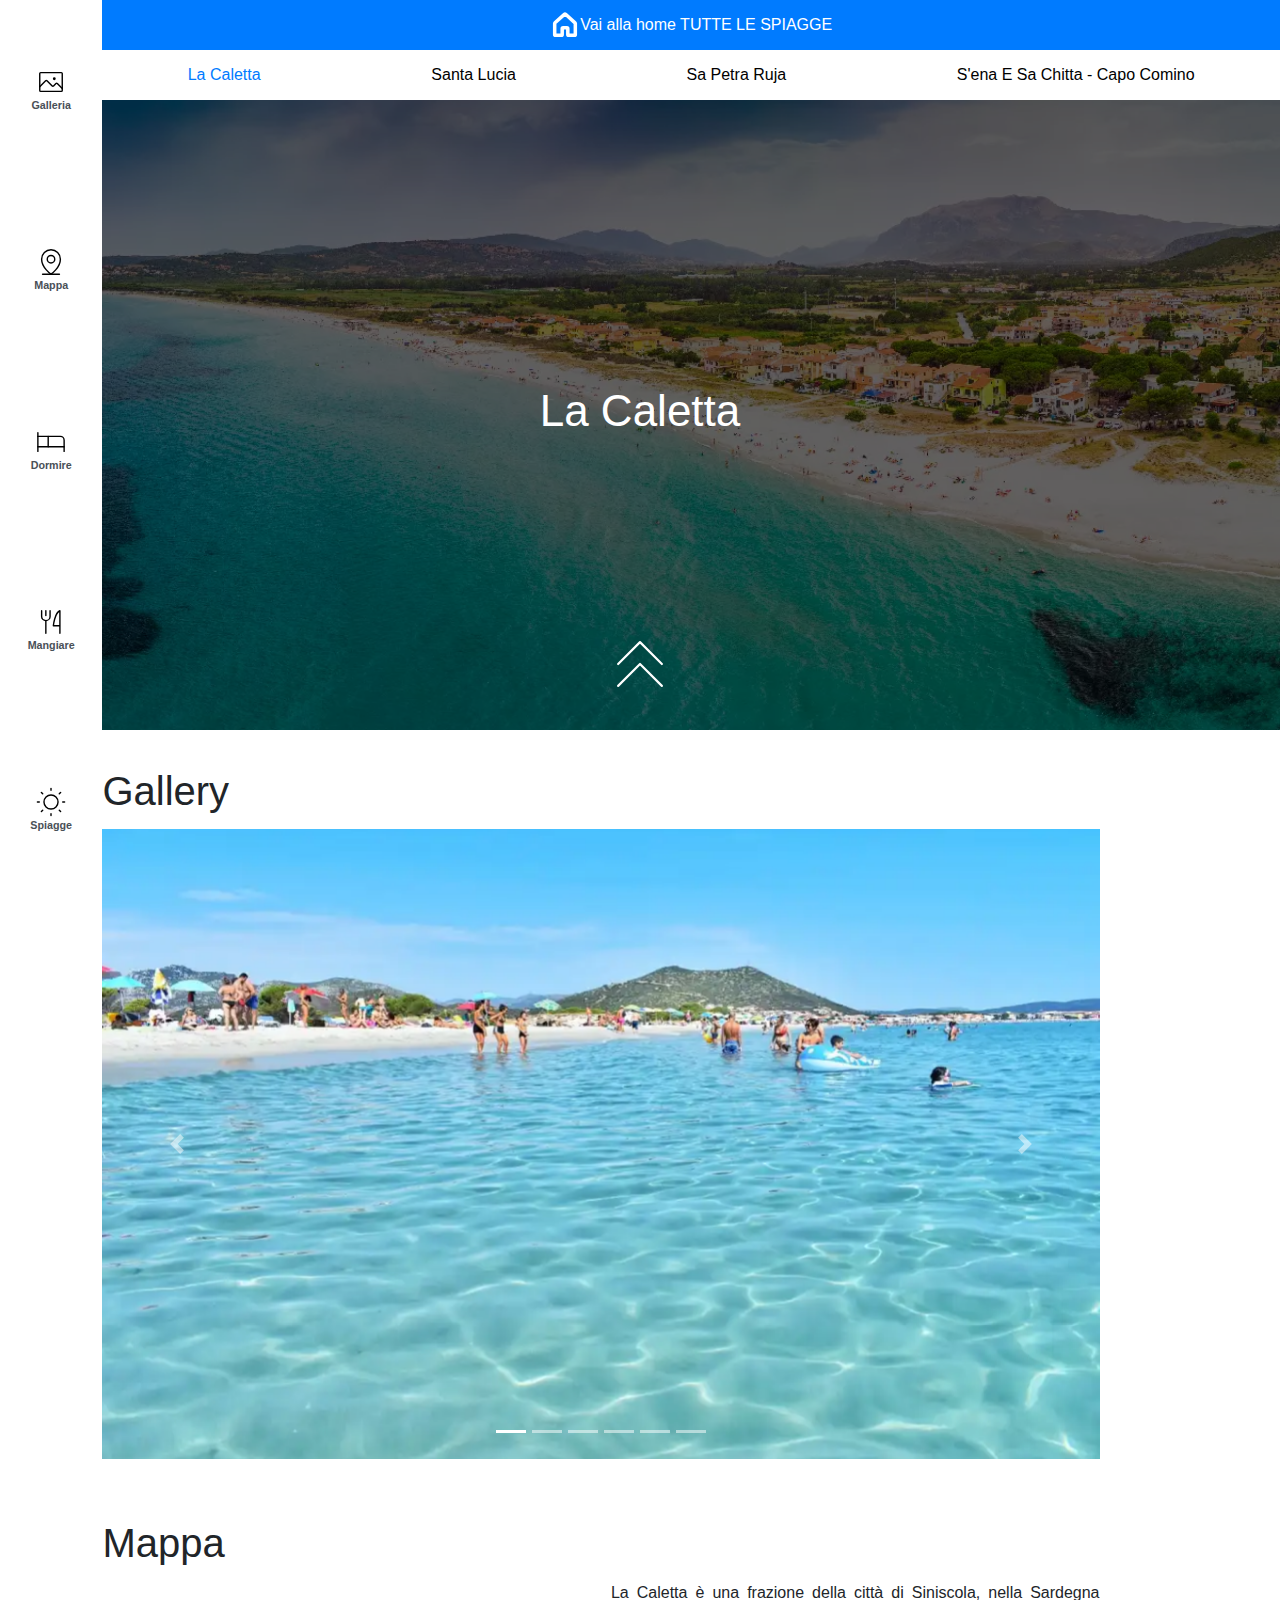
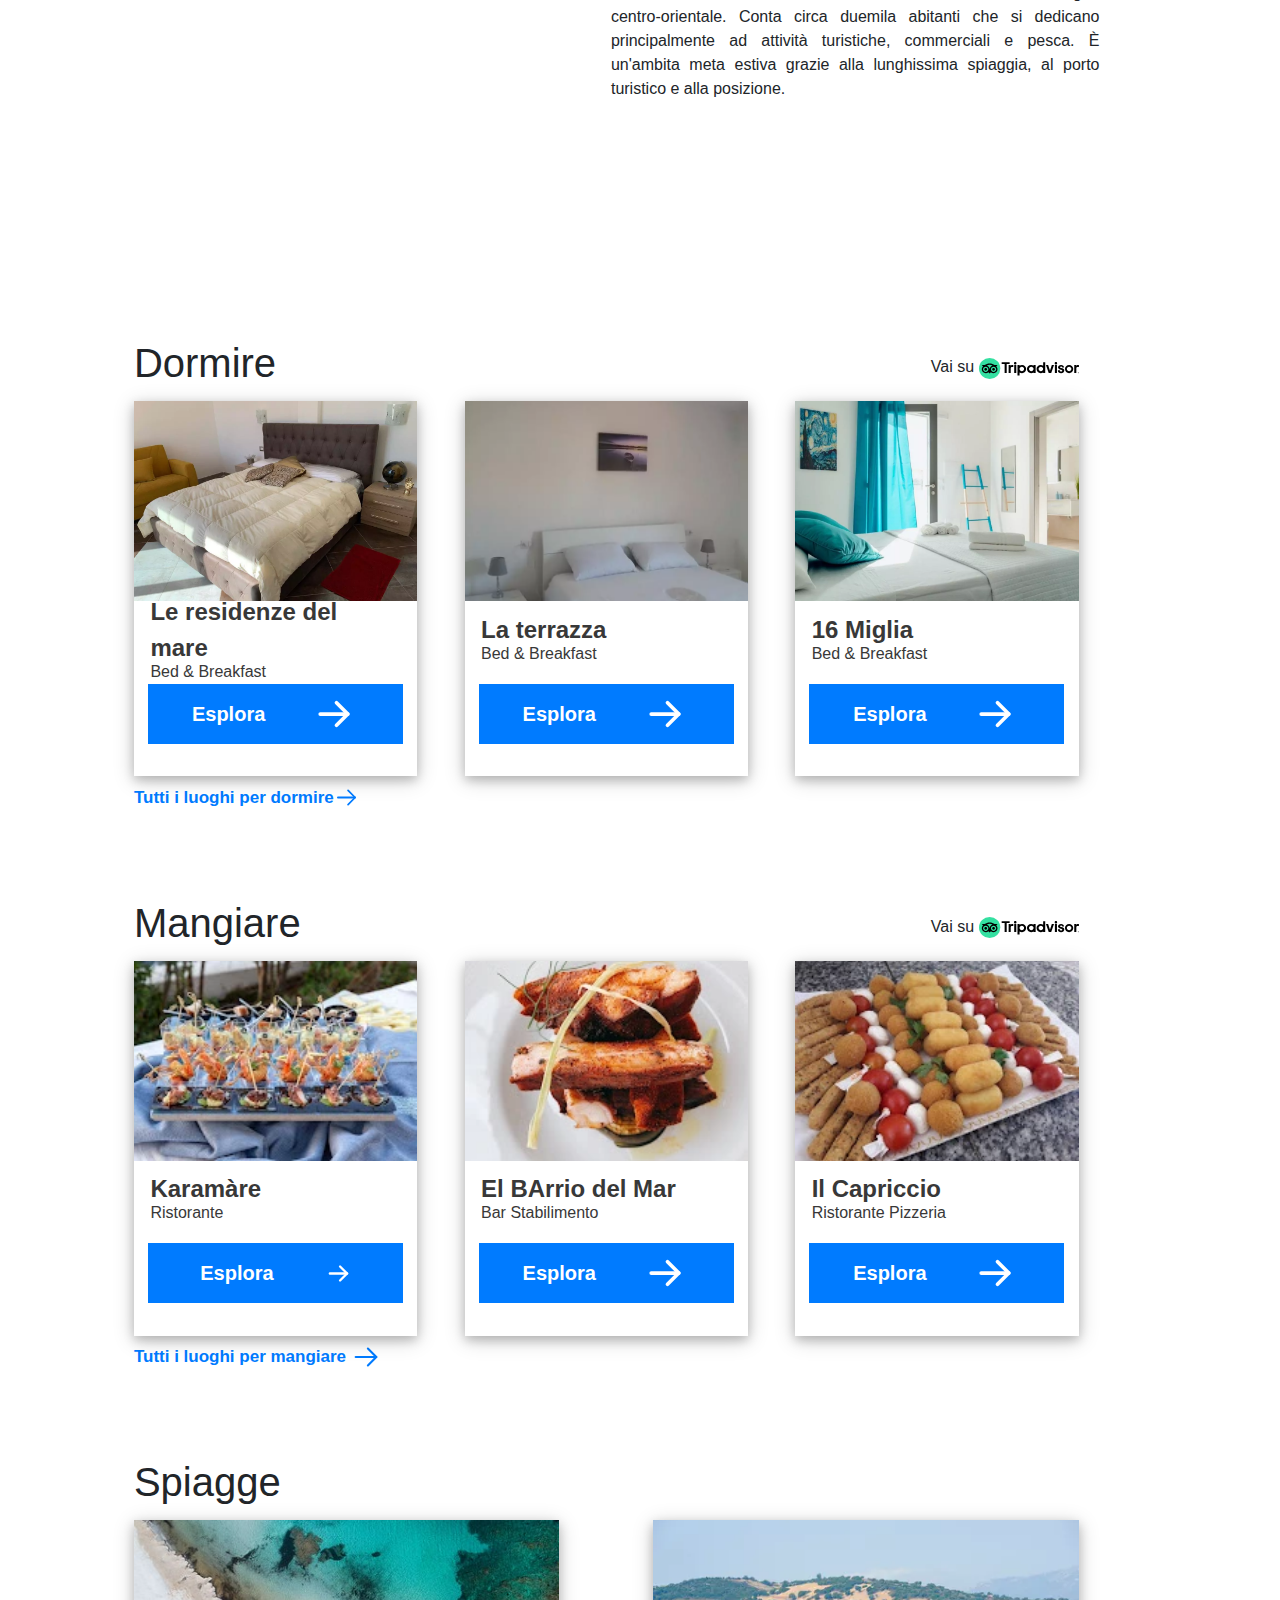
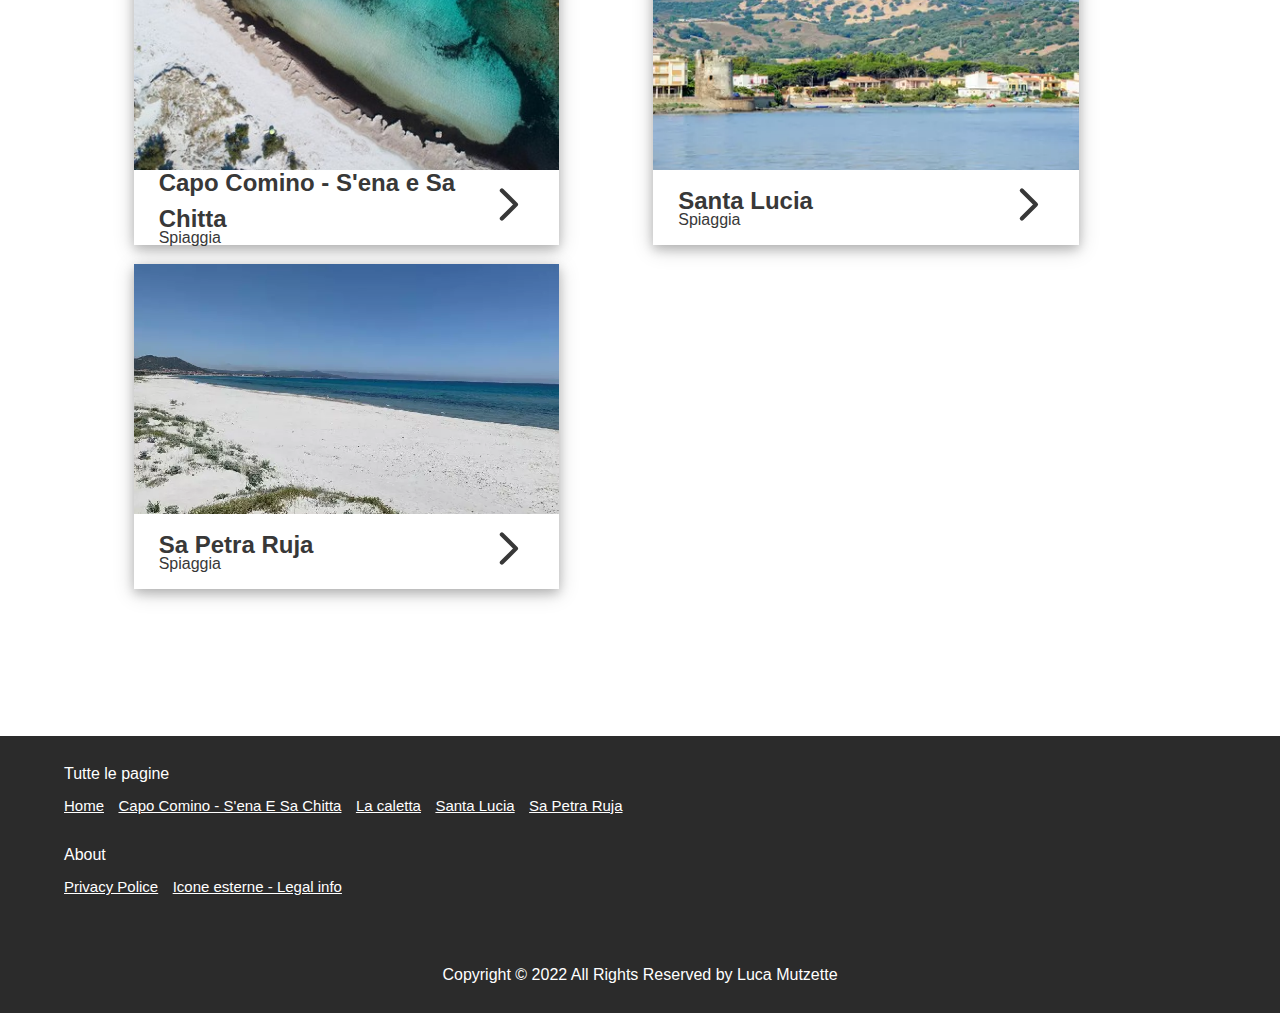
<file: la-caletta/index.html>
<!DOCTYPE html>
<html lang="it">
<head>
    <meta charset="UTF-8">
    <meta http-equiv="X-UA-Compatible" content="IE=edge">
    <meta name="viewport" content="width=device-width, initial-scale=1.0">
    <link rel="stylesheet" href="../style-pagine/style.css">
    <link rel="stylesheet" href="../style-pagine/boot.css">
    <link rel="stylesheet" href="../style-pagine/footer.css">
    <link rel="stylesheet" href="https://fonts.googleapis.com/css2?family=Material+Symbols+Outlined:opsz,wght,FILL,GRAD@20..48,100..700,0..1,-50..200" />
    <link rel="stylesheet" href="https://cdnjs.cloudflare.com/ajax/libs/animate.css/4.1.1/animate.min.css">
    <link rel="shortcut icon" href="../faviconpagine.png" type="image/x-icon">
    <title>La Caletta</title>
    <meta name="description" content="La Caletta, situata tra Siniscola e Santa Lucia è una delle piu belle spiagge della Sardegna. In questo sito puù trovare informazioni su queste località, sui bar, sui ristoranti e sui luoghi per dormire. Spiagge vicine sono: Berchida, Capo Comino, Santa Lucia, Sa Petra Ruja">
</head>
<body data-bs-spy="scroll" data-target="#list-example" data-bs-target="#list-example" data-bs-offset="0" class="scrollspy-example">

    <!--Sinistra-->
    <nav id="list-example" class="list-group">
        <a class="list-group-item list-group-item-action" href="#list-item-2"><svg xmlns="http://www.w3.org/2000/svg" width="30" height="30" fill="#000000" viewBox="0 0 256 256"><rect class="rect1" width="256" height="256" fill="none"></rect><rect class="rect2" x="32" y="48" width="192" height="160" rx="8" fill="none" stroke="#000000" stroke-linecap="round" stroke-linejoin="round" stroke-width="12"></rect><path class="rect2" d="M32,168l50.3-50.3a8,8,0,0,1,11.4,0l44.6,44.6a8,8,0,0,0,11.4,0l20.6-20.6a8,8,0,0,1,11.4,0L224,184" fill="none" stroke="#000000" stroke-linecap="round" stroke-linejoin="round" stroke-width="12"></path><circle class="rect2" cx="156" cy="100" r="12"></circle></svg><h6 class="text-h6-nav">Galleria</h6></a>
		<a class="list-group-item list-group-item-action" href="#list-item-3"><svg xmlns="http://www.w3.org/2000/svg" width="30" height="30" fill="#000000" viewBox="0 0 256 256"><rect class="rect1" width="256" height="256" fill="none"></rect><line class="rect2" x1="56" y1="232" x2="200" y2="232" fill="none" stroke="#000000" stroke-linecap="round" stroke-linejoin="round" stroke-width="12"></line><circle class="rect2" cx="128" cy="104" r="32" fill="none" stroke="#000000" stroke-linecap="round" stroke-linejoin="round" stroke-width="12"></circle><path class="rect2" d="M208,104c0,72-80,128-80,128S48,176,48,104a80,80,0,0,1,160,0Z" fill="none" stroke="#000000" stroke-linecap="round" stroke-linejoin="round" stroke-width="12"></path></svg><h6 class="text-h6-nav">Mappa</h6></a>
		<a class="list-group-item list-group-item-action" href="#list-item-4"><svg xmlns="http://www.w3.org/2000/svg" width="30" height="30" fill="#000000" viewBox="0 0 256 256"><rect width="256" height="256" fill="none"></rect><path class="rect2" d="M104,168V80H208a32,32,0,0,1,32,32v56" fill="none" stroke="#000000" stroke-linecap="round" stroke-linejoin="round" stroke-width="12"></path><line class="rect2" x1="16" y1="208" x2="16" y2="48" fill="none" stroke="#000000" stroke-linecap="round" stroke-linejoin="round" stroke-width="12"></line><polyline class="rect2" points="16 168 240 168 240 208" fill="none" stroke="#000000" stroke-linecap="round" stroke-linejoin="round" stroke-width="12"></polyline><line class="rect2" x1="104" y1="80" x2="16" y2="80" fill="none" stroke="#000000" stroke-linecap="round" stroke-linejoin="round" stroke-width="12"></line></svg><h6 class="text-h6-nav">Dormire</h6></a>
		<a class="list-group-item list-group-item-action" href="#list-item-5"><svg xmlns="http://www.w3.org/2000/svg" width="30" height="30" fill="#000000" viewBox="0 0 256 256"><rect width="256" height="256" fill="none"></rect><line class="rect2" x1="84" y1="32" x2="84" y2="72" fill="none" stroke="#000000" stroke-linecap="round" stroke-linejoin="round" stroke-width="12"></line><line class="rect2" x1="84" y1="116" x2="84" y2="224" fill="none" stroke="#000000" stroke-linecap="round" stroke-linejoin="round" stroke-width="12"></line><path class="rect2" d="M120,32V80a36,36,0,0,1-72,0V32" fill="none" stroke="#000000" stroke-linecap="round" stroke-linejoin="round" stroke-width="12"></path><path class="rect2" d="M204,160H148S160,48,204,32V224" fill="none" stroke="#000000" stroke-linecap="round" stroke-linejoin="round" stroke-width="12"></path></svg><h6 class="text-h6-nav">Mangiare</h6></a>
        <!--<a class="list-group-item list-group-item-action" href="#list-item-6"><svg xmlns="http://www.w3.org/2000/svg" width="30" height="30" fill="#000000" viewBox="0 0 256 256"><rect width="256" height="256" fill="none"></rect><path class="rect2" d="M208,80a16,16,0,0,0-16-16H148l56,96" fill="none" stroke="#000000" stroke-linecap="round" stroke-linejoin="round" stroke-width="12"></path><circle class="rect2" cx="204" cy="160" r="40" fill="none" stroke="#000000" stroke-linecap="round" stroke-linejoin="round" stroke-width="12"></circle><circle class="rect2" cx="52" cy="160" r="40" fill="none" stroke="#000000" stroke-linecap="round" stroke-linejoin="round" stroke-width="12"></circle><polyline class="rect2" points="166.7 96 102.7 96 52 160" fill="none" stroke="#000000" stroke-linecap="round" stroke-linejoin="round" stroke-width="12"></polyline><polyline class="rect2" points="52 64 84 64 128.3 140" fill="none" stroke="#000000" stroke-linecap="round" stroke-linejoin="round" stroke-width="12"></polyline></svg><h6 class="text-h6-nav">Cose da fare</h6></a>
        --><a class="list-group-item list-group-item-action" href="#list-item-7"><svg xmlns="http://www.w3.org/2000/svg" width="30" height="30" fill="#000000" viewBox="0 0 256 256"><rect width="256" height="256" fill="none"></rect><circle class="rect2" cx="128" cy="128" r="60" fill="none" stroke="#000000" stroke-linecap="round" stroke-linejoin="round" stroke-width="12"></circle><line class="rect2" x1="128" y1="28" x2="128" y2="12" fill="none" stroke="#000000" stroke-linecap="round" stroke-linejoin="round" stroke-width="12"></line><line class="rect2" x1="198.7" y1="57.3" x2="210" y2="46" fill="none" stroke="#000000" stroke-linecap="round" stroke-linejoin="round" stroke-width="12"></line><line class="rect2" x1="228" y1="128" x2="244" y2="128" fill="none" stroke="#000000" stroke-linecap="round" stroke-linejoin="round" stroke-width="12"></line><line class="rect2" x1="198.7" y1="198.7" x2="210" y2="210" fill="none" stroke="#000000" stroke-linecap="round" stroke-linejoin="round" stroke-width="12"></line><line class="rect2" x1="128" y1="228" x2="128" y2="244" fill="none" stroke="#000000" stroke-linecap="round" stroke-linejoin="round" stroke-width="12"></line><line class="rect2" x1="57.3" y1="198.7" x2="46" y2="210" fill="none" stroke="#000000" stroke-linecap="round" stroke-linejoin="round" stroke-width="12"></line><line class="rect2" x1="28" y1="128" x2="12" y2="128" fill="none" stroke="#000000" stroke-linecap="round" stroke-linejoin="round" stroke-width="12"></line><line class="rect2" x1="57.3" y1="57.3" x2="46" y2="46" fill="none" stroke="#000000" stroke-linecap="round" stroke-linejoin="round" stroke-width="12"></line></svg><h6 class="text-h6-nav">Spiagge</h6></a>
    </nav> 

    <!--Torna A Tutte Le spiagge-->
    <div class="tutte-le-spiagge-indietro">
        <a href="../index.html" class="link-menu-spiaggia"><svg xmlns="http://www.w3.org/2000/svg" width="30" height="30" fill="#000000" viewBox="0 0 256 256"><rect width="256" height="256" fill="none"></rect><path d="M152,208V160a8,8,0,0,0-8-8H112a8,8,0,0,0-8,8v48a8,8,0,0,1-8,8H48a8,8,0,0,1-8-8V115.5a8.3,8.3,0,0,1,2.6-5.9l80-72.7a8,8,0,0,1,10.8,0l80,72.7a8.3,8.3,0,0,1,2.6,5.9V208a8,8,0,0,1-8,8H160A8,8,0,0,1,152,208Z" fill="none" stroke="#ffffff" stroke-linecap="round" stroke-linejoin="round" stroke-width="30"></path></svg>Vai alla home TUTTE LE SPIAGGE</a>
    </div>

    <!--up-->
    <div class="spiagge-menu">
        <a href="index.html" class="link-menu-spiaggia" id="spiaggia-ora">La Caletta</a>
        <a href="../santa-lucia/index.html" class="link-menu-spiaggia">Santa Lucia</a>
        <a href="../sa-petra-ruja/index.html" class="link-menu-spiaggia">Sa Petra Ruja</a>
        <a href="../capo-comino/index.html" class="link-menu-spiaggia">S'ena E Sa Chitta - Capo Comino</a>
    </div>

    <!--HOME-->

    <!--Absolute 1-->
    <div id="list-item-1" class="section page-1">
        <!--Title-->
        <div class='blocco-testo'>
            <span class='title-web-site'>
                <h1 class='titolo'>La Caletta</h1>
            </span>
        </div>
        <div class='blocco_scroll'>
            <img  class='freccia animate__animated animate__shakeY' src="../img/arrow.svg" width='70px' height="100%" alt="SCROLL">
        </div>
        <!--IMG/VIDEO-->
        <img  id="img-home-1" src="img/home-page-la-caletta.webp" alt="home immagine" width="100%" height="100%">
    </div>

    <!--Absolute 2-->
    <div id="main" >
        <!--Page gallery-->
        <div id="list-item-2" class="page-gallery">
            <h1 class="titolo-pagina">Gallery</h1>
            <div id="carouselExampleIndicators" class="carousel slide" data-ride="carousel">
                <ol class="carousel-indicators">
                  <li data-target="#carouselExampleIndicators" data-slide-to="0" class="active"></li>
                  <li data-target="#carouselExampleIndicators" data-slide-to="1"></li>
                  <li data-target="#carouselExampleIndicators" data-slide-to="2"></li>
                  <li data-target="#carouselExampleIndicators" data-slide-to="3"></li>
                  <li data-target="#carouselExampleIndicators" data-slide-to="4"></li>
                  <li data-target="#carouselExampleIndicators" data-slide-to="5"></li>
                </ol>
                <div class="carousel-inner">
                  <div class="carousel-item active">
                    <img  class="d-block w-100" src="img/galleria-1-la-caletta.webp" alt="First slide">
                  </div>
                  <div class="carousel-item">
                    <img  class="d-block w-100" src="img/galleria-2-la-caletta.webp" alt="Second slide">
                  </div>
                  <div class="carousel-item">
                    <img  class="d-block w-100" src="img/galleria-3-la-caletta.webp" alt="Third slide">
                  </div>
                  <div class="carousel-item">
                    <img  class="d-block w-100" src="img/galleria-4-la-caletta.webp" alt="forslide">
                  </div>
                  <div class="carousel-item">
                    <img  class="d-block w-100" src="img/galleria-5-la-caletta.webp" alt="forslide">
                  </div>
                  <div class="carousel-item">
                    <img  class="d-block w-100" src="img/galleria-6-la-caletta.webp" alt="forslide">
                  </div>
                </div>
                <a class="carousel-control-prev" href="#carouselExampleIndicators" role="button" data-slide="prev">
                  <span class="carousel-control-prev-icon" aria-hidden="true"></span>
                  <span class="sr-only">Previous</span>
                </a>
                <a class="carousel-control-next" href="#carouselExampleIndicators" role="button" data-slide="next">
                  <span class="carousel-control-next-icon" aria-hidden="true"></span>
                  <span class="sr-only">Next</span>
                </a>
            </div>
        </div>


        <!--Mappa+descrizione-->
        <div id="list-item-3" class="section page-2" >

            <div>
                <h1 class="titolo-pagina">Mappa</h1>
            </div>
            <!--mappe-->
            <div id="mappe-imag">
                <div id="maps">
                    <iframe src="https://www.google.com/maps/embed?pb=!1m18!1m12!1m3!1d6058.00779987236!2d9.746027699999999!3d40.60773759999999!2m3!1f0!2f0!3f0!3m2!1i1024!2i768!4f13.1!3m3!1m2!1s0x12dedc9516c0eba1%3A0xab5fff7cdfe423e1!2s08020%20La%20Caletta%20NU!5e0!3m2!1sit!2sit!4v1668015317224!5m2!1sit!2sit" width="600" height="450" style="border:0;" allowfullscreen="" loading="lazy" referrerpolicy="no-referrer-when-downgrade"></iframe>                </div>

                <div id="dove-si-trova">
                    <p>La Caletta è una frazione della città di Siniscola, nella Sardegna centro-orientale. Conta circa duemila abitanti che si dedicano principalmente ad attività turistiche, commerciali e pesca. È un'ambita meta estiva grazie alla lunghissima spiaggia, al porto turistico e alla posizione.</p>
                </div>
            </div>
        </div>

        <!--Pubblicità 1-->
        <!--<div class="pubblicita-orizzontale">

        </div>-->


        <!--Dormire-->
        <div id="list-item-4" class="section page-3" >
            <div class="padding-layer">
                <div class="name-page">
                    <h1 class="titolo-pagina" >Dormire</h1>
                    <p>Vai su <a href="https://www.tripadvisor.it/Hotels-g1186593-La_Caletta_Siniscola_Province_of_Nuoro_Sardinia-Hotels.html" target="_blank" rel="noopener noreferrer"><img  src="../img/tripadvisor.svg" alt="tripadvisor" width="100%" height="100%"></a></p>
                </div>

                <!--OGGETTO-->
                <div class="oggetto">
                    <div class="img-ogg-s">
                        <img  class="img-oggetto" src="./dormire/1.webp" alt="">
                    </div>
                    <div class="text-oggetto-s">
                        <div class="text-oggetto">
                            <h1 id="text-oggetto-js-d-1">*</h1>
                            <h4 id="sub-text-oggetto-js-d-1">*</h4>
                        </div>
                    </div>
                    <div class="oggetto-tasto">
                        <div class="oggetto-tasto-padding">
                            <a href="./pagina-aperta.html?value=1&esp=n"><h6>Esplora</h6><svg xmlns="http://www.w3.org/2000/svg" width="50" height="40" fill="#000000" viewBox="0 0 256 256"><rect width="256" height="256" fill="none"></rect><line class="color-svg-a" x1="40" y1="128" x2="216" y2="128" fill="none" stroke="#000000" stroke-linecap="round" stroke-linejoin="round" stroke-width="24"></line><polyline class="color-svg-a" points="144 56 216 128 144 200" fill="none" stroke="#000000" stroke-linecap="round" stroke-linejoin="round" stroke-width="24"></polyline></svg></a>
                        </div>
                    </div>
                </div>

                <!--OGGETTO-->
                <div class="oggetto">
                    <div class="img-ogg-s">
                        <img  class="img-oggetto" src="./dormire/2.webp" alt="">
                    </div>
                    <div class="text-oggetto-s">
                        <div class="text-oggetto">
                            <h1 id="text-oggetto-js-d-2">*</h1>
                            <h4 id="sub-text-oggetto-js-d-2">*</h4>
                        </div>
                    </div>
                    <div class="oggetto-tasto">
                        <div class="oggetto-tasto-padding">
                            <a href="./pagina-aperta.html?value=2&esp=n"><h6>Esplora</h6><svg xmlns="http://www.w3.org/2000/svg" width="50" height="40" fill="#000000" viewBox="0 0 256 256"><rect width="256" height="256" fill="none"></rect><line class="color-svg-a" x1="40" y1="128" x2="216" y2="128" fill="none" stroke="#000000" stroke-linecap="round" stroke-linejoin="round" stroke-width="24"></line><polyline class="color-svg-a" points="144 56 216 128 144 200" fill="none" stroke="#000000" stroke-linecap="round" stroke-linejoin="round" stroke-width="24"></polyline></svg></a>
                        </div>
                    </div>
                </div>

                <!--OGGETTO-->
                <div class="oggetto oggetto-scomparsa-mobile" >
                    <div class="img-ogg-s">
                        <img  class="img-oggetto" src="./dormire/3.webp" alt="">
                    </div>
                    <div class="text-oggetto-s">
                        <div class="text-oggetto">
                            <h1 id="text-oggetto-js-d-3">*</h1>
                            <h4 id="sub-text-oggetto-js-d-3">*</h4>
                        </div>
                    </div>
                    <div class="oggetto-tasto">
                        <div class="oggetto-tasto-padding">
                            <a href="./pagina-aperta.html?value=3&esp=n"><h6>Esplora</h6><svg xmlns="http://www.w3.org/2000/svg" width="50" height="40" fill="#000000" viewBox="0 0 256 256"><rect width="256" height="256" fill="none"></rect><line class="color-svg-a" x1="40" y1="128" x2="216" y2="128" fill="none" stroke="#000000" stroke-linecap="round" stroke-linejoin="round" stroke-width="24"></line><polyline class="color-svg-a" points="144 56 216 128 144 200" fill="none" stroke="#000000" stroke-linecap="round" stroke-linejoin="round" stroke-width="24"></polyline></svg></a>
                        </div>
                    </div>
                </div>

                <div class="link-apri-tutto">
                    <a href="./pagina.html?tipo=dormire">Tutti i luoghi per dormire<svg xmlns="http://www.w3.org/2000/svg" height="25" fill="#000000" viewBox="0 0 256 256"><rect width="256" height="256" fill="none"></rect><line x1="40" y1="128" x2="216" y2="128" fill="none" stroke="#007bff" stroke-linecap="round" stroke-linejoin="round" stroke-width="18"></line><polyline points="144 56 216 128 144 200" fill="none" stroke="#007bff" stroke-linecap="round" stroke-linejoin="round" stroke-width="18"></polyline></svg></a>
                </div>
                
            </div>
        </div>

        <!--Pubblicità 2-->
        <!--<div class="pubblicita-orizzontale">

        </div>-->

        <!--mangiare-->
        <div id="list-item-5" class="section page-4">
            <div class="padding-layer">
                <div class="name-page">
                    <h1 class="titolo-pagina" >Mangiare</h1>
                    <p>Vai su <a href="https://www.tripadvisor.it/Restaurants-g1186593-La_Caletta_Siniscola_Province_of_Nuoro_Sardinia.html" target="_blank" rel="noopener noreferrer"><img  src="../img/tripadvisor.svg" alt="tripadvisor" width="100%" height="100%"></a></p>
                </div>
                
                <!--OGGETTO-->
                <div class="oggetto">
                    <div class="img-ogg-s">
                        <img  class="img-oggetto" src="./mangiare/ristorante-la-caletta-1.webp" alt="">
                    </div>
                    <div class="text-oggetto-s">
                        <div class="text-oggetto">
                            <h1 id="text-oggetto-js-m-1">*</h1>
                            <h4 id="sub-text-oggetto-js-m-1">*</h4>
                        </div>
                    </div>
                    <div class="oggetto-tasto">
                        <div class="oggetto-tasto-padding">
                            <a href="https://goo.gl/maps/kQYvKmLssFFnSvBA6" target="_blank"><h6>Esplora</h6><svg xmlns="http://www.w3.org/2000/svg"  height="25" fill="#000000" viewBox="0 0 256 256"><rect width="256" height="256" fill="none"></rect><line class="color-svg-a" x1="40" y1="128" x2="216" y2="128" fill="none" stroke="#000000" stroke-linecap="round" stroke-linejoin="round" stroke-width="24"></line><polyline class="color-svg-a" points="144 56 216 128 144 200" fill="none" stroke="#000000" stroke-linecap="round" stroke-linejoin="round" stroke-width="24"></polyline></svg></a>
                        </div>
                    </div>
                </div>

                <div class="oggetto">
                    <div class="img-ogg-s">
                        <img  class="img-oggetto" src="./mangiare/ristorante-la-caletta-2.webp" alt="">
                    </div>
                    <div class="text-oggetto-s">
                        <div class="text-oggetto">
                            <h1 id="text-oggetto-js-m-2">*</h1>
                            <h4 id="sub-text-oggetto-js-m-2">*</h4>
                        </div>
                    </div>
                    <div class="oggetto-tasto">
                        <div class="oggetto-tasto-padding">
                            <a href="https://goo.gl/maps/jgMDA8CL4q23AgkD7" target="_blank"><h6>Esplora</h6><svg xmlns="http://www.w3.org/2000/svg" width="50" height="40" fill="#000000" viewBox="0 0 256 256"><rect width="256" height="256" fill="none"></rect><line class="color-svg-a" x1="40" y1="128" x2="216" y2="128" fill="none" stroke="#000000" stroke-linecap="round" stroke-linejoin="round" stroke-width="24"></line><polyline class="color-svg-a" points="144 56 216 128 144 200" fill="none" stroke="#000000" stroke-linecap="round" stroke-linejoin="round" stroke-width="24"></polyline></svg></a>
                        </div>
                    </div>
                </div>

                <div class="oggetto oggetto-scomparsa-mobile">
                    <div class="img-ogg-s">
                        <img  class="img-oggetto" src="./mangiare/ristorante-la-caletta-3.webp" alt="">
                    </div>
                    <div class="text-oggetto-s">
                        <div class="text-oggetto">
                            <h1 id="text-oggetto-js-m-3">*</h1>
                            <h4 id="sub-text-oggetto-js-m-3">*</h4>
                        </div>
                    </div>
                    <div class="oggetto-tasto">
                        <div class="oggetto-tasto-padding">
                            <a href="https://goo.gl/maps/2Rjrm6j7WhEtq6rq7" target="_blank"><h6>Esplora</h6><svg xmlns="http://www.w3.org/2000/svg" width="50" height="40" fill="#000000" viewBox="0 0 256 256"><rect width="256" height="256" fill="none"></rect><line class="color-svg-a" x1="40" y1="128" x2="216" y2="128" fill="none" stroke="#000000" stroke-linecap="round" stroke-linejoin="round" stroke-width="24"></line><polyline class="color-svg-a" points="144 56 216 128 144 200" fill="none" stroke="#000000" stroke-linecap="round" stroke-linejoin="round" stroke-width="24"></polyline></svg></a>
                        </div>
                    </div>
                </div>
                <div class="link-apri-tutto">
                    <a class="pagina-aperta" href="./pagina.html?tipo=mangiare">Tutti i luoghi per mangiare<svg xmlns="http://www.w3.org/2000/svg" width="40" height="30" fill="#000000" viewBox="0 0 256 256"><rect width="256" height="256" fill="none"></rect><line x1="40" y1="128" x2="216" y2="128" fill="none" stroke="#007bff" stroke-linecap="round" stroke-linejoin="round" stroke-width="18"></line><polyline points="144 56 216 128 144 200" fill="none" stroke="#007bff" stroke-linecap="round" stroke-linejoin="round" stroke-width="18"></polyline></svg></a>
                </div>
            </div>
        </div>

        <!--Pubblicità 3-->
        <!--<div class="pubblicita-orizzontale">

        </div>-->

        <!--esperienze-->
        <!--<div id="list-item-6" class="section page-5">
            <div class="padding-layer">
                <div class="name-page">
                    <h1 class="titolo-pagina" >Esperienze</h1>
                    <p>Vai su <a href="https://www.tripadvisor.it/Search?q=capo%20comino&searchSessionId=2D492A6A1F0E9257C367D186F4603F011666112266340ssid&searchNearby=false&sid=1D30E2539E66433285EA55ADE090697E1666112276741&blockRedirect=true&geo=1&ssrc=A&rf=6" target="_blank" rel="noopener noreferrer"><img  src="../img/tripadvisor.svg" alt="tripadvisor" width="100%" height="100%"></a></p>
                </div>

                
                <div class="oggetto">
                    <div class="img-ogg-s">
                        <img  class="img-oggetto" src="./esperienze/1.webp" alt="">
                    </div>
                    <div class="text-oggetto-s">
                        <div class="text-oggetto">
                            <h1>Faro Vecchio</h1>
                            <h4>Piedi -> 3/4 ore</h4>
                        </div>
                    </div>
                    <div class="oggetto-tasto">
                        <div class="oggetto-tasto-padding">
                            <a href="./pagina-aperta.html?value=1&esp=s"><h6>Esplora</h6><svg xmlns="http://www.w3.org/2000/svg" width="50" height="40" fill="#000000" viewBox="0 0 256 256"><rect width="256" height="256" fill="none"></rect><line class="color-svg-a" x1="40" y1="128" x2="216" y2="128" fill="none" stroke="#000000" stroke-linecap="round" stroke-linejoin="round" stroke-width="24"></line><polyline class="color-svg-a" points="144 56 216 128 144 200" fill="none" stroke="#000000" stroke-linecap="round" stroke-linejoin="round" stroke-width="24"></polyline></svg></a>
                        </div>
                    </div>
                </div>

                
                <div class="oggetto">
                    <div class="img-ogg-s">
                        <img  class="img-oggetto" src="./esperienze/2.webp" alt="">
                    </div>
                    <div class="text-oggetto-s">
                        <div class="text-oggetto">
                            <h1>Relitto Aereo</h1>
                            <h4>Canoa - Nuoto - Ecc</h4>
                        </div>
                    </div>
                    <div class="oggetto-tasto">
                        <div class="oggetto-tasto-padding">
                            <a href="./pagina-aperta.html?value=2&esp=s"><h6>Esplora</h6><svg xmlns="http://www.w3.org/2000/svg" width="50" height="40" fill="#000000" viewBox="0 0 256 256"><rect width="256" height="256" fill="none"></rect><line class="color-svg-a" x1="40" y1="128" x2="216" y2="128" fill="none" stroke="#000000" stroke-linecap="round" stroke-linejoin="round" stroke-width="24"></line><polyline class="color-svg-a" points="144 56 216 128 144 200" fill="none" stroke="#000000" stroke-linecap="round" stroke-linejoin="round" stroke-width="24"></polyline></svg></a>
                        </div>
                    </div>
                </div>

               
                <div class="oggetto">
                    <div class="img-ogg-s">
                        <img  class="img-oggetto" src="./esperienze/3.webp" alt="">
                    </div>
                    <div class="text-oggetto-s">
                        <div class="text-oggetto">
                            <h1>Affitto</h1>
                            <h4>Pedalo Canoe e altro</h4>
                        </div>
                    </div>
                    <div class="oggetto-tasto">
                        <div class="oggetto-tasto-padding">
                            <a href="./pagina-aperta.html?value=3&esp=s"><h6>Esplora</h6><svg xmlns="http://www.w3.org/2000/svg" width="50" height="40" fill="#000000" viewBox="0 0 256 256"><rect width="256" height="256" fill="none"></rect><line class="color-svg-a" x1="40" y1="128" x2="216" y2="128" fill="none" stroke="#000000" stroke-linecap="round" stroke-linejoin="round" stroke-width="24"></line><polyline class="color-svg-a" points="144 56 216 128 144 200" fill="none" stroke="#000000" stroke-linecap="round" stroke-linejoin="round" stroke-width="24"></polyline></svg></a>
                        </div>
                    </div>
                </div>

                
                <div class="oggetto">
                    <div class="img-ogg-s">
                        <img  class="img-oggetto" src="./esperienze/4.webp" alt="">
                    </div>
                    <div class="text-oggetto-s">
                        <div class="text-oggetto">
                            <h1>Santa Lucia - Capo Comino - (Berchida)</h1>
                            <h4>Piedi e Bici</h4>
                        </div>
                    </div>
                    <div class="oggetto-tasto">
                        <div class="oggetto-tasto-padding">
                            <a href="./pagina-aperta.html?value=4&esp=s"><h6>Esplora</h6><svg xmlns="http://www.w3.org/2000/svg" width="50" height="40" fill="#000000" viewBox="0 0 256 256"><rect width="256" height="256" fill="none"></rect><line class="color-svg-a" x1="40" y1="128" x2="216" y2="128" fill="none" stroke="#000000" stroke-linecap="round" stroke-linejoin="round" stroke-width="24"></line><polyline class="color-svg-a" points="144 56 216 128 144 200" fill="none" stroke="#000000" stroke-linecap="round" stroke-linejoin="round" stroke-width="24"></polyline></svg></a>
                        </div>
                    </div>
                </div>
                
                
            </div>
        </div>-->


        <!--spiagge-->
        <div id="list-item-7" class="section page-5 ">
            <div class="padding-layer">
                <div class="name-page">
                    <h1 class="titolo-pagina" >Spiagge</h1>
                </div>
                <!--OGGETTO-->
                <div class="oggetto oggetto-s">
                    <div class="img-ogg-s">
                        <img  class="img-oggetto" src="../img/home-capo-comino.webp" alt="la caletta">
                    </div>
                    <div class="text-oggetto-s">
                        <div class="text-oggetto">
                            <h1>Capo Comino - S'ena e Sa Chitta</h1>
                            <h4>Spiaggia</h4>
                        </div>
                        <div class="arrow-space">
                            <a href="../capo-comino/index.html" target="_blank"><svg xmlns="http://www.w3.org/2000/svg" width="45" height="45" fill="#ffffff" viewBox="0 0 256 256"><rect width="256" height="256" fill="none"></rect><polyline points="96 48 176 128 96 208" fill="none" stroke="#383838" stroke-linecap="round" stroke-linejoin="round" stroke-width="24"></polyline></svg></a>
                        </div>
                    </div>
                </div>
                <!--OGGETTO-->
                <div class="oggetto oggetto-s">
                    <div class="img-ogg-s">
                        <img  class="img-oggetto" src="../img/home-santa-lucia.webp" alt="santa lucia">
                    </div>
                    <div class="text-oggetto-s">
                        <div class="text-oggetto">
                            <h1>Santa Lucia</h1>
                            <h4>Spiaggia</h4>
                        </div>
                        <div class="arrow-space">
                            <a href="../santa-lucia/index.html" target="_blank"><svg xmlns="http://www.w3.org/2000/svg" width="45" height="45" fill="#ffffff" viewBox="0 0 256 256"><rect width="256" height="256" fill="none"></rect><polyline points="96 48 176 128 96 208" fill="none" stroke="#383838" stroke-linecap="round" stroke-linejoin="round" stroke-width="24"></polyline></svg></a>
                        </div>
                    </div>
                </div>

                <!--OGGETTO-->
                <div class="oggetto oggetto-s">
                    <div class="img-ogg-s">
                        <img  class="img-oggetto" src="../img/home-sa-petra-ruja.webp" alt="sa petra ruja">
                    </div>
                    <div class="text-oggetto-s">
                        <div class="text-oggetto">
                            <h1>Sa Petra Ruja</h1>
                            <h4>Spiaggia</h4>
                        </div>
                        <div class="arrow-space">
                            <a href="../sa-petra-ruja/index.html" target="_blank"><svg xmlns="http://www.w3.org/2000/svg" width="45" height="45" fill="#ffffff" viewBox="0 0 256 256"><rect width="256" height="256" fill="none"></rect><polyline points="96 48 176 128 96 208" fill="none" stroke="#383838" stroke-linecap="round" stroke-linejoin="round" stroke-width="24"></polyline></svg></a>
                        </div>
                    </div>
                </div>
            </div>
        </div>
    
    </div>


    <!--PUBBLICITà-->
    <!--<div class="pubblicita" id="pubblicita-destra-1">
        <h1>pubblicita</h1>
    </div>
    <div class="pubblicita" id="pubblicita-destra-2">
        <h1>pubblicita</h1>
    </div>
    <div class="pubblicita" id="pubblicita-destra-3">
        <h1>pubblicita</h1>
    </div>
    <div class="pubblicita" id="pubblicita-destra-4">
        <h1>pubblicita</h1>
    </div>
    <div class="pubblicita" id="pubblicita-destra-5">
        <h1>pubblicita</h1>
    </div>-->


    <!-- Site footer -->
    <footer class="footer">
        <div class="footer-pagine footer-dimesioni">
            <h1>Tutte le pagine</h1>
            <div>
                <a href="../index.html">Home</a>
                <a href="../capo-comino/index.html">Capo Comino - S'ena E Sa Chitta</a>
                <a href="index.html">La caletta</a>
                <a href="../santa-lucia/index.html">Santa Lucia</a>
                <a href="../sa-petra-ruja/index.html">Sa Petra Ruja</a>
            </div>
        </div>
        <div class="footer-info footer-dimesioni">
            <h1>About</h1>
            <div>
                
                <a href="">Privacy Police</a>
                <a href="../legalobject.html">Icone esterne - Legal info</a>
            </div>
        </div>
        <div class="copyrite footer-dimesioni"><span>Copyright &copy; 2022 All Rights Reserved by Luca Mutzette</span></div>
    </footer>
    <script src="https://code.jquery.com/jquery-3.2.1.slim.min.js" integrity="sha384-KJ3o2DKtIkvYIK3UENzmM7KCkRr/rE9/Qpg6aAZGJwFDMVNA/GpGFF93hXpG5KkN" crossorigin="anonymous"></script>
    <script src="https://cdn.jsdelivr.net/npm/popper.js@1.12.9/dist/umd/popper.min.js" integrity="sha384-ApNbgh9B+Y1QKtv3Rn7W3mgPxhU9K/ScQsAP7hUibX39j7fakFPskvXusvfa0b4Q" crossorigin="anonymous"></script>
    <script src="https://cdn.jsdelivr.net/npm/bootstrap@4.0.0/dist/js/bootstrap.min.js" integrity="sha384-JZR6Spejh4U02d8jOt6vLEHfe/JQGiRRSQQxSfFWpi1MquVdAyjUar5+76PVCmYl" crossorigin="anonymous"></script></script>
    <script>$('body').scrollspy({ target: '#list-example' })</script>
    <script>
        let requestDormire = new XMLHttpRequest();
        let requestDormireURL = './dormire.json';
        requestDormire.open('GET' ,requestDormireURL);
        requestDormire.responseType = 'json';
        requestDormire.send();
        requestDormire.onload = function(){
            let pagineDormire = requestDormire.response;
            document.getElementById('text-oggetto-js-d-1').innerHTML = pagineDormire[0].nome;
            document.getElementById('text-oggetto-js-d-2').innerHTML = pagineDormire[1].nome;
            document.getElementById('text-oggetto-js-d-3').innerHTML = pagineDormire[2].nome;
            document.getElementById('sub-text-oggetto-js-d-1').innerHTML = pagineDormire[0].tipo;
            document.getElementById('sub-text-oggetto-js-d-2').innerHTML = pagineDormire[1].tipo;
            document.getElementById('sub-text-oggetto-js-d-3').innerHTML = pagineDormire[2].tipo;
        }


        let requestMangiare = new XMLHttpRequest();
        let requestMangiareURL = './mangiare.json';
        requestMangiare.open('GET' ,requestMangiareURL);
        requestMangiare.responseType = 'json';
        requestMangiare.send();
        requestMangiare.onload = function(){
            let pagineMangiare = requestMangiare.response;
            document.getElementById('text-oggetto-js-m-1').innerHTML = pagineMangiare[0].nome;
            document.getElementById('text-oggetto-js-m-2').innerHTML = pagineMangiare[1].nome;
            document.getElementById('text-oggetto-js-m-3').innerHTML = pagineMangiare[2].nome;
            document.getElementById('sub-text-oggetto-js-m-1').innerHTML = pagineMangiare[0].tipo;
            document.getElementById('sub-text-oggetto-js-m-2').innerHTML = pagineMangiare[1].tipo;
            document.getElementById('sub-text-oggetto-js-m-3').innerHTML = pagineMangiare[2].tipo;
        }
    </script>

</body>
</html>
</file>
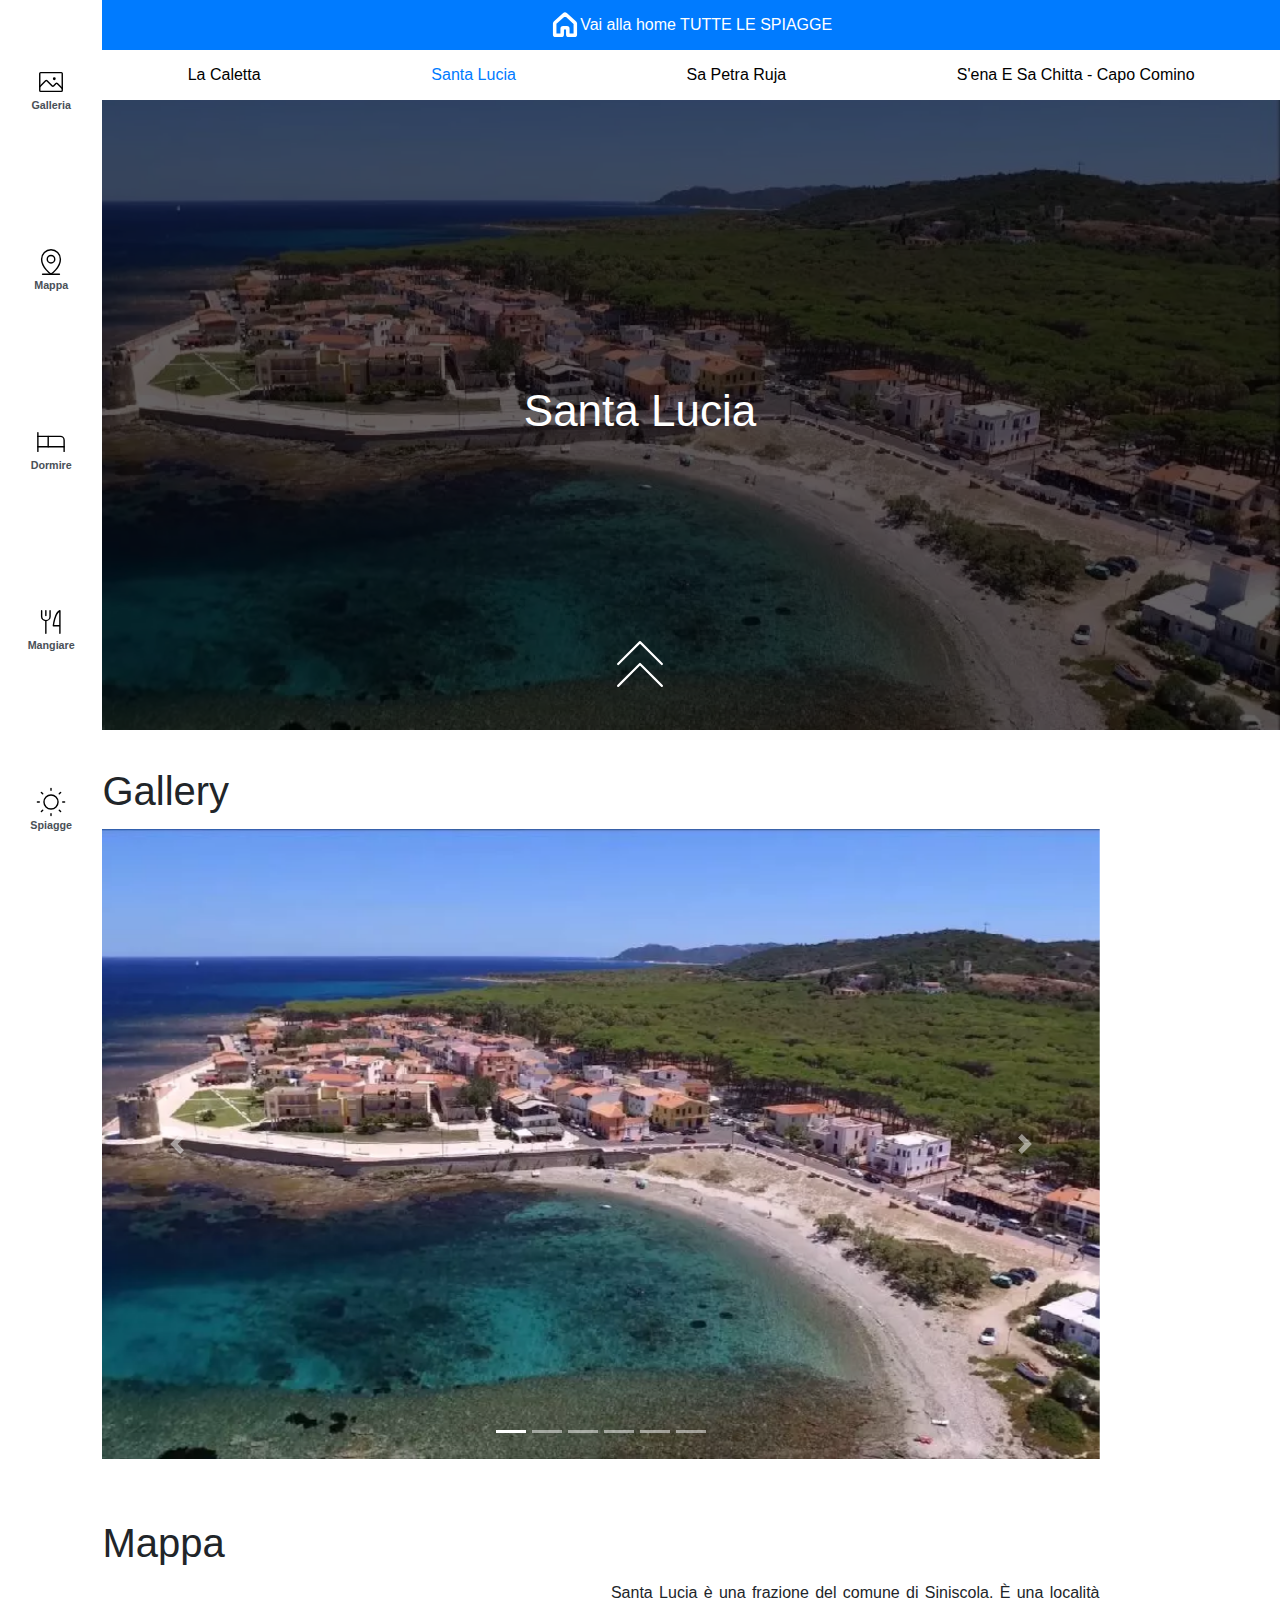
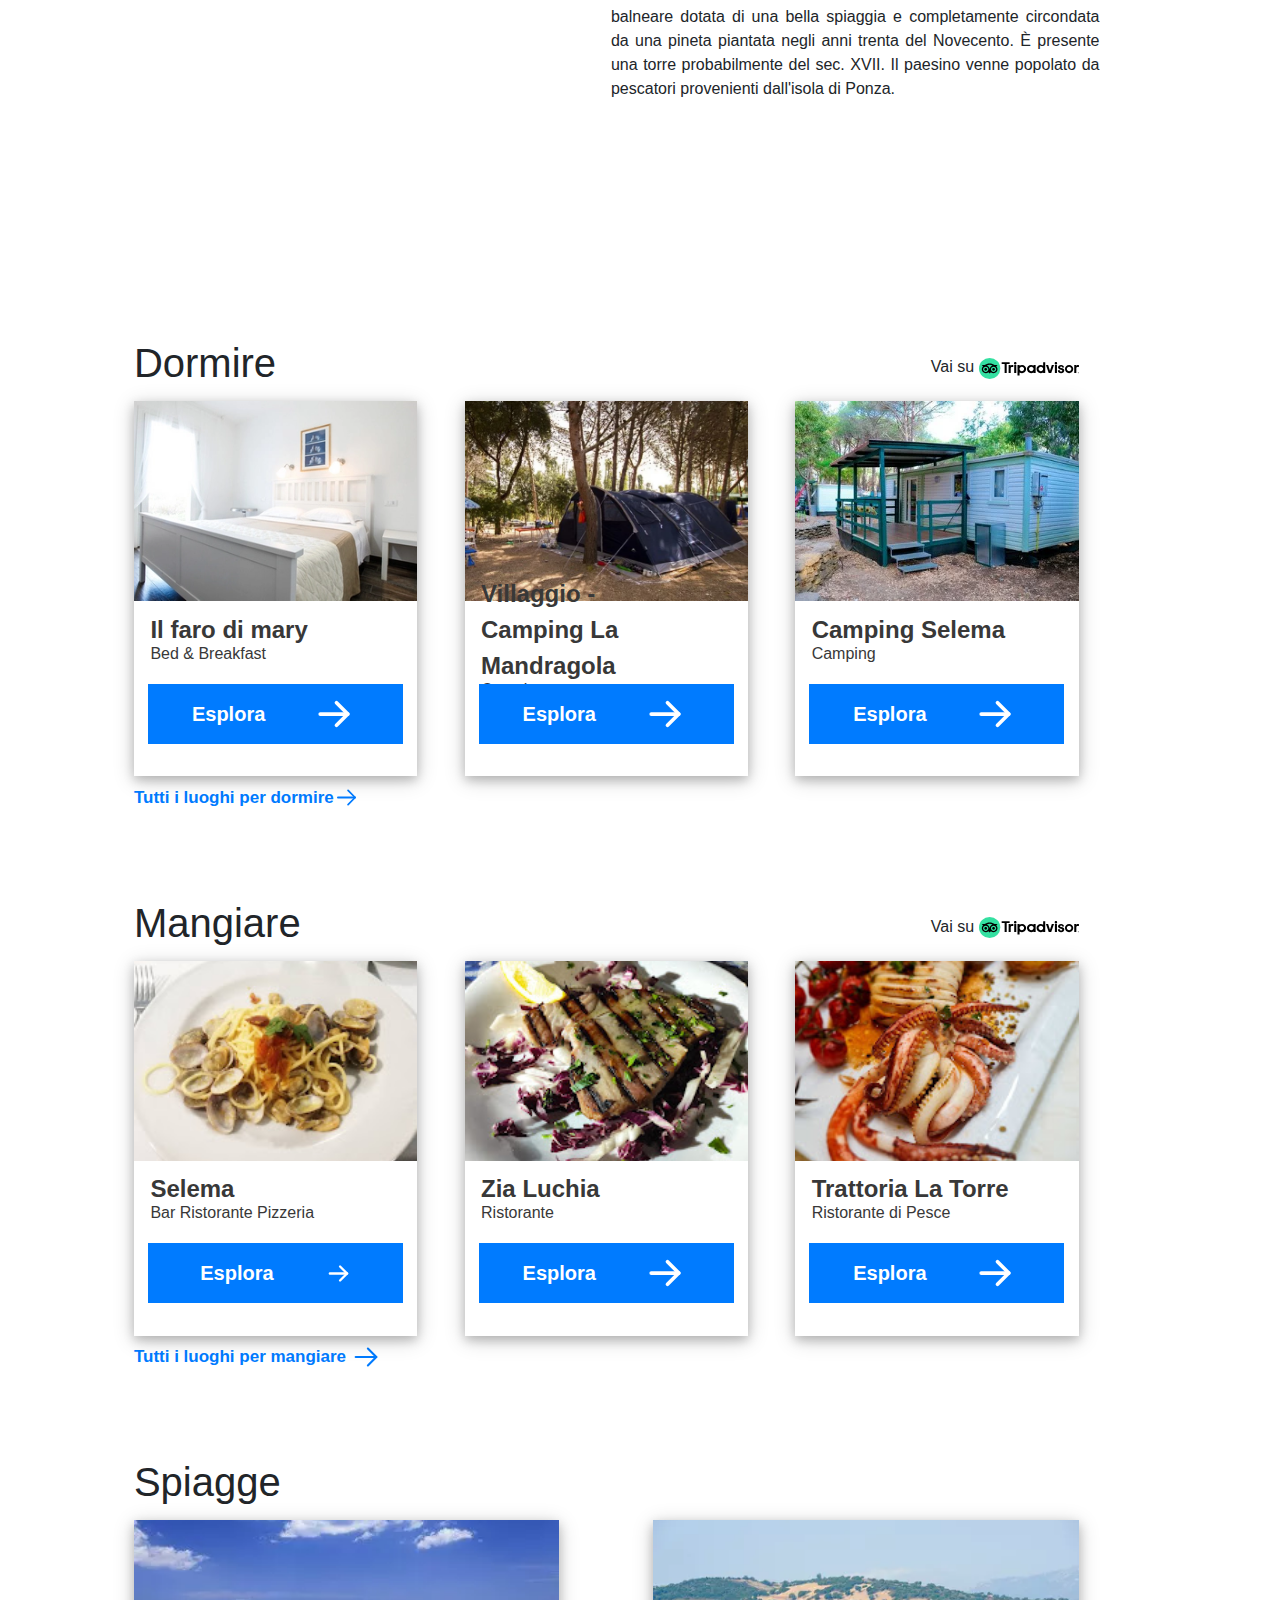
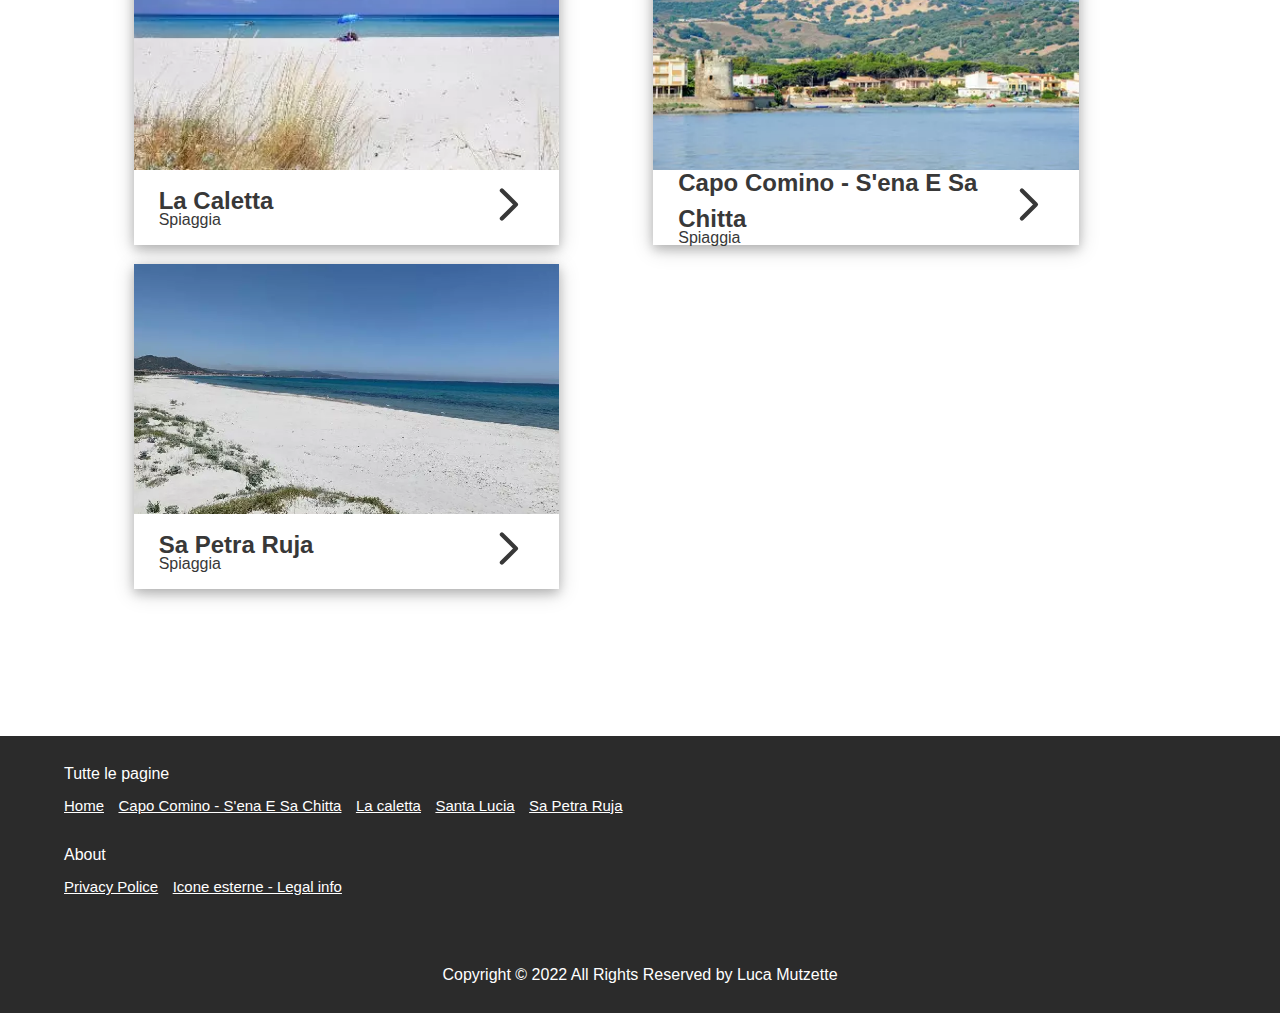
<file: santa-lucia/index.html>
<!DOCTYPE html>
<html lang="it">
<head>
    <meta charset="UTF-8">
    <meta http-equiv="X-UA-Compatible" content="IE=edge">
    <meta name="viewport" content="width=device-width, initial-scale=1.0">
    <link rel="stylesheet" href="../style-pagine/style.css">
    <link rel="stylesheet" href="../style-pagine/boot.css">
    <link rel="stylesheet" href="../style-pagine/footer.css">
    <link rel="stylesheet" href="https://fonts.googleapis.com/css2?family=Material+Symbols+Outlined:opsz,wght,FILL,GRAD@20..48,100..700,0..1,-50..200" />
    <link rel="stylesheet" href="https://cdnjs.cloudflare.com/ajax/libs/animate.css/4.1.1/animate.min.css">
    <link rel="shortcut icon" href="../faviconpagine.png" type="image/x-icon">
    <title>Santa Lucia</title>
    <meta name="description" content="Santa Lucia, situata tra La Caletta e Capo Comino, è una meravigliosa spiaggia della costa est della Sardegna. Sabbia Bianca, mare critallino e la famosissima torre di Santa Lucia. Si trova anche una pineta nella quale ci si può riposare. In questo sito puù trovare informazioni su queste località, sui bar, sui ristoranti e sui luoghi per dormire. Spiagge vicine sono: Berchida, Capo Comino, Santa Lucia, La Caletta">
</head>
<body data-bs-spy="scroll" data-target="#list-example" data-bs-target="#list-example" data-bs-offset="0" class="scrollspy-example">

    <!--Sinistra-->
    <nav id="list-example" class="list-group">
        <a class="list-group-item list-group-item-action" href="#list-item-2"><svg xmlns="http://www.w3.org/2000/svg" width="30" height="30" fill="#000000" viewBox="0 0 256 256"><rect class="rect1" width="256" height="256" fill="none"></rect><rect class="rect2" x="32" y="48" width="192" height="160" rx="8" fill="none" stroke="#000000" stroke-linecap="round" stroke-linejoin="round" stroke-width="12"></rect><path class="rect2" d="M32,168l50.3-50.3a8,8,0,0,1,11.4,0l44.6,44.6a8,8,0,0,0,11.4,0l20.6-20.6a8,8,0,0,1,11.4,0L224,184" fill="none" stroke="#000000" stroke-linecap="round" stroke-linejoin="round" stroke-width="12"></path><circle class="rect2" cx="156" cy="100" r="12"></circle></svg><h6 class="text-h6-nav">Galleria</h6></a>
		<a class="list-group-item list-group-item-action" href="#list-item-3"><svg xmlns="http://www.w3.org/2000/svg" width="30" height="30" fill="#000000" viewBox="0 0 256 256"><rect class="rect1" width="256" height="256" fill="none"></rect><line class="rect2" x1="56" y1="232" x2="200" y2="232" fill="none" stroke="#000000" stroke-linecap="round" stroke-linejoin="round" stroke-width="12"></line><circle class="rect2" cx="128" cy="104" r="32" fill="none" stroke="#000000" stroke-linecap="round" stroke-linejoin="round" stroke-width="12"></circle><path class="rect2" d="M208,104c0,72-80,128-80,128S48,176,48,104a80,80,0,0,1,160,0Z" fill="none" stroke="#000000" stroke-linecap="round" stroke-linejoin="round" stroke-width="12"></path></svg><h6 class="text-h6-nav">Mappa</h6></a>
		<a class="list-group-item list-group-item-action" href="#list-item-4"><svg xmlns="http://www.w3.org/2000/svg" width="30" height="30" fill="#000000" viewBox="0 0 256 256"><rect width="256" height="256" fill="none"></rect><path class="rect2" d="M104,168V80H208a32,32,0,0,1,32,32v56" fill="none" stroke="#000000" stroke-linecap="round" stroke-linejoin="round" stroke-width="12"></path><line class="rect2" x1="16" y1="208" x2="16" y2="48" fill="none" stroke="#000000" stroke-linecap="round" stroke-linejoin="round" stroke-width="12"></line><polyline class="rect2" points="16 168 240 168 240 208" fill="none" stroke="#000000" stroke-linecap="round" stroke-linejoin="round" stroke-width="12"></polyline><line class="rect2" x1="104" y1="80" x2="16" y2="80" fill="none" stroke="#000000" stroke-linecap="round" stroke-linejoin="round" stroke-width="12"></line></svg><h6 class="text-h6-nav">Dormire</h6></a>
		<a class="list-group-item list-group-item-action" href="#list-item-5"><svg xmlns="http://www.w3.org/2000/svg" width="30" height="30" fill="#000000" viewBox="0 0 256 256"><rect width="256" height="256" fill="none"></rect><line class="rect2" x1="84" y1="32" x2="84" y2="72" fill="none" stroke="#000000" stroke-linecap="round" stroke-linejoin="round" stroke-width="12"></line><line class="rect2" x1="84" y1="116" x2="84" y2="224" fill="none" stroke="#000000" stroke-linecap="round" stroke-linejoin="round" stroke-width="12"></line><path class="rect2" d="M120,32V80a36,36,0,0,1-72,0V32" fill="none" stroke="#000000" stroke-linecap="round" stroke-linejoin="round" stroke-width="12"></path><path class="rect2" d="M204,160H148S160,48,204,32V224" fill="none" stroke="#000000" stroke-linecap="round" stroke-linejoin="round" stroke-width="12"></path></svg><h6 class="text-h6-nav">Mangiare</h6></a>
        <a class="list-group-item list-group-item-action" href="#list-item-7"><svg xmlns="http://www.w3.org/2000/svg" width="30" height="30" fill="#000000" viewBox="0 0 256 256"><rect width="256" height="256" fill="none"></rect><circle class="rect2" cx="128" cy="128" r="60" fill="none" stroke="#000000" stroke-linecap="round" stroke-linejoin="round" stroke-width="12"></circle><line class="rect2" x1="128" y1="28" x2="128" y2="12" fill="none" stroke="#000000" stroke-linecap="round" stroke-linejoin="round" stroke-width="12"></line><line class="rect2" x1="198.7" y1="57.3" x2="210" y2="46" fill="none" stroke="#000000" stroke-linecap="round" stroke-linejoin="round" stroke-width="12"></line><line class="rect2" x1="228" y1="128" x2="244" y2="128" fill="none" stroke="#000000" stroke-linecap="round" stroke-linejoin="round" stroke-width="12"></line><line class="rect2" x1="198.7" y1="198.7" x2="210" y2="210" fill="none" stroke="#000000" stroke-linecap="round" stroke-linejoin="round" stroke-width="12"></line><line class="rect2" x1="128" y1="228" x2="128" y2="244" fill="none" stroke="#000000" stroke-linecap="round" stroke-linejoin="round" stroke-width="12"></line><line class="rect2" x1="57.3" y1="198.7" x2="46" y2="210" fill="none" stroke="#000000" stroke-linecap="round" stroke-linejoin="round" stroke-width="12"></line><line class="rect2" x1="28" y1="128" x2="12" y2="128" fill="none" stroke="#000000" stroke-linecap="round" stroke-linejoin="round" stroke-width="12"></line><line class="rect2" x1="57.3" y1="57.3" x2="46" y2="46" fill="none" stroke="#000000" stroke-linecap="round" stroke-linejoin="round" stroke-width="12"></line></svg><h6 class="text-h6-nav">Spiagge</h6></a>
    </nav> 

    <!--Torna A Tutte Le spiagge-->
    <div class="tutte-le-spiagge-indietro">
        <a href="../index.html" class="link-menu-spiaggia"><svg xmlns="http://www.w3.org/2000/svg" width="30" height="30" fill="#000000" viewBox="0 0 256 256"><rect width="256" height="256" fill="none"></rect><path d="M152,208V160a8,8,0,0,0-8-8H112a8,8,0,0,0-8,8v48a8,8,0,0,1-8,8H48a8,8,0,0,1-8-8V115.5a8.3,8.3,0,0,1,2.6-5.9l80-72.7a8,8,0,0,1,10.8,0l80,72.7a8.3,8.3,0,0,1,2.6,5.9V208a8,8,0,0,1-8,8H160A8,8,0,0,1,152,208Z" fill="none" stroke="#ffffff" stroke-linecap="round" stroke-linejoin="round" stroke-width="30"></path></svg>Vai alla home TUTTE LE SPIAGGE</a>
    </div>

    <!--up-->
    <div class="spiagge-menu">
        <a href="../la-caletta/index.html" class="link-menu-spiaggia">La Caletta</a>
        <a href="index.html" class="link-menu-spiaggia" id="spiaggia-ora">Santa Lucia</a>
        <a href="../sa-petra-ruja/index.html" class="link-menu-spiaggia">Sa Petra Ruja</a>
        <a href="../capo-comino/index.html" class="link-menu-spiaggia">S'ena E Sa Chitta - Capo Comino</a>
    </div>

    <!--HOME-->

    <!--Absolute 1-->
    <div id="list-item-1" class="section page-1">
        <!--Title-->
        <div class='blocco-testo'>
            <span class='title-web-site'>
                <h1 class='titolo'>Santa Lucia</h1>
            </span>
        </div>
        <div class='blocco_scroll'>
            <img  class='freccia animate__animated animate__shakeY' src="../img/arrow.svg" width='70px' height="100%" alt="SCROLL">
        </div>
        <!--IMG/VIDEO-->
        <img  id="img-home-1" src="img/home-page-santa-lucia.webp" alt="home santa lucia" width="100%" height="100%">
    </div>

    <!--Absolute 2-->
    <div id="main" >
        <!--Page gallery-->
        <div id="list-item-2" class="page-gallery">
            <h1 class="titolo-pagina">Gallery</h1>
            <div id="carouselExampleIndicators" class="carousel slide" data-ride="carousel">
                <ol class="carousel-indicators">
                  <li data-target="#carouselExampleIndicators" data-slide-to="0" class="active"></li>
                  <li data-target="#carouselExampleIndicators" data-slide-to="1"></li>
                  <li data-target="#carouselExampleIndicators" data-slide-to="2"></li>
                  <li data-target="#carouselExampleIndicators" data-slide-to="3"></li>
                  <li data-target="#carouselExampleIndicators" data-slide-to="4"></li>
                  <li data-target="#carouselExampleIndicators" data-slide-to="5"></li>
                </ol>
                <div class="carousel-inner">
                  <div class="carousel-item active">
                    <img  class="d-block w-100" src="img/galleria-1-santa-lucia.webp" alt="First slide">
                  </div>
                  <div class="carousel-item">
                    <img  class="d-block w-100" src="img/galleria-2-santa-lucia.webp" alt="Second slide">
                  </div>
                  <div class="carousel-item">
                    <img  class="d-block w-100" src="img/galleria-3-santa-lucia.webp" alt="Third slide">
                  </div>
                  <div class="carousel-item">
                    <img  class="d-block w-100" src="img/galleria-4-santa-lucia.webp" alt="forslide">
                  </div>
                  <div class="carousel-item">
                    <img  class="d-block w-100" src="img/galleria-5-santa-lucia.webp" alt="forslide">
                  </div>
                  <div class="carousel-item">
                    <img  class="d-block w-100" src="img/galleria-6-santa-lucia.webp" alt="forslide">
                  </div>
                </div>
                <a class="carousel-control-prev" href="#carouselExampleIndicators" role="button" data-slide="prev">
                  <span class="carousel-control-prev-icon" aria-hidden="true"></span>
                  <span class="sr-only">Previous</span>
                </a>
                <a class="carousel-control-next" href="#carouselExampleIndicators" role="button" data-slide="next">
                  <span class="carousel-control-next-icon" aria-hidden="true"></span>
                  <span class="sr-only">Next</span>
                </a>
            </div>
        </div>


        <!--Mappa+descrizione-->
        <div id="list-item-3" class="section page-2" >

            <div>
                <h1 class="titolo-pagina">Mappa</h1>
            </div>
            <!--mappe-->
            <div id="mappe-imag">
                <div id="maps">
                    <iframe src="https://www.google.com/maps/embed?pb=!1m18!1m12!1m3!1d3030.2157244403284!2d9.77477566481091!3d40.58099345355774!2m3!1f0!2f0!3f0!3m2!1i1024!2i768!4f13.1!3m3!1m2!1s0x12deddadbb4a15a5%3A0x48a2697c77dc4a93!2sSanta%20Lucia%20NU!5e0!3m2!1sit!2sit!4v1668097530149!5m2!1sit!2sit" width="600" height="450" style="border:0;" allowfullscreen="" loading="lazy" referrerpolicy="no-referrer-when-downgrade"></iframe>
                </div>
                <div id="dove-si-trova">
                    <p>Santa Lucia è una frazione del comune di Siniscola. È una località balneare dotata di una bella spiaggia e completamente circondata da una pineta piantata negli anni trenta del Novecento. È presente una torre probabilmente del sec. XVII. Il paesino venne popolato da pescatori provenienti dall'isola di Ponza.</p>
                </div>
            </div>
        </div>

        <!--Pubblicità 1-->
        <!--<div class="pubblicita-orizzontale">

        </div>-->


        <!--Dormire-->
        <div id="list-item-4" class="section page-3" >
            <div class="padding-layer">
                <div class="name-page">
                    <h1 class="titolo-pagina" >Dormire</h1>
                    <p>Vai su <a href="https://www.tripadvisor.it/Hotels-g2059482-Santa_Lucia_Province_of_Nuoro_Sardinia-Hotels.html" target="_blank" rel="noopener noreferrer"><img  src="../img/tripadvisor.svg" alt="tripadvisor" width="100%" height="100%"></a></p>
                </div>

                <!--OGGETTO-->
                <div class="oggetto">
                    <div class="img-ogg-s">
                        <img  class="img-oggetto" src="./dormire/1.webp" alt="foto luogo per dormire">
                    </div>
                    <div class="text-oggetto-s">
                        <div class="text-oggetto">
                            <h1 id="text-oggetto-js-d-1">*</h1>
                            <h4 id="sub-text-oggetto-js-d-1">*</h4>
                        </div>
                    </div>
                    <div class="oggetto-tasto">
                        <div class="oggetto-tasto-padding">
                            <a href="./pagina-aperta.html?value=1&esp=n" target="_blank"><h6>Esplora</h6><svg xmlns="http://www.w3.org/2000/svg" width="50" height="40" fill="#000000" viewBox="0 0 256 256"><rect width="256" height="256" fill="none"></rect><line class="color-svg-a" x1="40" y1="128" x2="216" y2="128" fill="none" stroke="#000000" stroke-linecap="round" stroke-linejoin="round" stroke-width="24"></line><polyline class="color-svg-a" points="144 56 216 128 144 200" fill="none" stroke="#000000" stroke-linecap="round" stroke-linejoin="round" stroke-width="24"></polyline></svg></a>
                        </div>
                    </div>
                </div>

                <!--OGGETTO-->
                <div class="oggetto">
                    <div class="img-ogg-s">
                        <img  class="img-oggetto" src="./dormire/2.webp" alt="foto luogo per dormire">
                    </div>
                    <div class="text-oggetto-s">
                        <div class="text-oggetto">
                            <h1 id="text-oggetto-js-d-2">*</h1>
                            <h4 id="sub-text-oggetto-js-d-2">*</h4>
                        </div>
                    </div>
                    <div class="oggetto-tasto">
                        <div class="oggetto-tasto-padding">
                            <a href="./pagina-aperta.html?value=2&esp=n" target="_blank"><h6>Esplora</h6><svg xmlns="http://www.w3.org/2000/svg" width="50" height="40" fill="#000000" viewBox="0 0 256 256"><rect width="256" height="256" fill="none"></rect><line class="color-svg-a" x1="40" y1="128" x2="216" y2="128" fill="none" stroke="#000000" stroke-linecap="round" stroke-linejoin="round" stroke-width="24"></line><polyline class="color-svg-a" points="144 56 216 128 144 200" fill="none" stroke="#000000" stroke-linecap="round" stroke-linejoin="round" stroke-width="24"></polyline></svg></a>
                        </div>
                    </div>
                </div>

                <!--OGGETTO-->
                <div class="oggetto oggetto-scomparsa-mobile" >
                    <div class="img-ogg-s">
                        <img  class="img-oggetto" src="./dormire/3.webp" alt="foto luogo per dormire">
                    </div>
                    <div class="text-oggetto-s">
                        <div class="text-oggetto">
                            <h1 id="text-oggetto-js-d-3">*</h1>
                            <h4 id="sub-text-oggetto-js-d-3">*</h4>
                        </div>
                    </div>
                    <div class="oggetto-tasto">
                        <div class="oggetto-tasto-padding">
                            <a href="./pagina-aperta.html?value=3&esp=n" target="_blank"><h6>Esplora</h6><svg xmlns="http://www.w3.org/2000/svg" width="50" height="40" fill="#000000" viewBox="0 0 256 256"><rect width="256" height="256" fill="none"></rect><line class="color-svg-a" x1="40" y1="128" x2="216" y2="128" fill="none" stroke="#000000" stroke-linecap="round" stroke-linejoin="round" stroke-width="24"></line><polyline class="color-svg-a" points="144 56 216 128 144 200" fill="none" stroke="#000000" stroke-linecap="round" stroke-linejoin="round" stroke-width="24"></polyline></svg></a>
                        </div>
                    </div>
                </div>

                <div class="link-apri-tutto">
                    <a href="./pagina.html?tipo=dormire">Tutti i luoghi per dormire<svg xmlns="http://www.w3.org/2000/svg" height="25" fill="#000000" viewBox="0 0 256 256"><rect width="256" height="256" fill="none"></rect><line x1="40" y1="128" x2="216" y2="128" fill="none" stroke="#007bff" stroke-linecap="round" stroke-linejoin="round" stroke-width="18"></line><polyline points="144 56 216 128 144 200" fill="none" stroke="#007bff" stroke-linecap="round" stroke-linejoin="round" stroke-width="18"></polyline></svg></a>
                </div>
                
            </div>
        </div>

        <!--Pubblicità 2-->
        <!--<div class="pubblicita-orizzontale">

        </div>-->

        <!--mangiare-->
        <div id="list-item-5" class="section page-4">
            <div class="padding-layer">
                <div class="name-page">
                    <h1 class="titolo-pagina" >Mangiare</h1>
                    <p>Vai su <a href="https://www.tripadvisor.it/Restaurants-g2059482-Santa_Lucia_Province_of_Nuoro_Sardinia.html" target="_blank" rel="noopener noreferrer"><img  src="../img/tripadvisor.svg" alt="tripadvisor" width="100%" height="100%"></a></p>
                </div>
                
                <!--OGGETTO-->
                <div class="oggetto">
                    <div class="img-ogg-s">
                        <img  class="img-oggetto" src="./mangiare/ristorante-santa-lucia-1.webp" alt="foto luogo per mangiare">
                    </div>
                    <div class="text-oggetto-s">
                        <div class="text-oggetto">
                            <h1 id="text-oggetto-js-m-1">*</h1>
                            <h4 id="sub-text-oggetto-js-m-1">*</h4>
                        </div>
                    </div>
                    <div class="oggetto-tasto">
                        <div class="oggetto-tasto-padding">
                            <a href="https://goo.gl/maps/vkQoLU9rWfKBNaUG7" target="_blank"><h6>Esplora</h6><svg xmlns="http://www.w3.org/2000/svg"  height="25" fill="#000000" viewBox="0 0 256 256"><rect width="256" height="256" fill="none"></rect><line class="color-svg-a" x1="40" y1="128" x2="216" y2="128" fill="none" stroke="#000000" stroke-linecap="round" stroke-linejoin="round" stroke-width="24"></line><polyline class="color-svg-a" points="144 56 216 128 144 200" fill="none" stroke="#000000" stroke-linecap="round" stroke-linejoin="round" stroke-width="24"></polyline></svg></a>
                        </div>
                    </div>
                </div>

                <div class="oggetto">
                    <div class="img-ogg-s">
                        <img  class="img-oggetto" src="./mangiare/ristorante-santa-lucia-2.webp" alt="foto luogo per mangiare">
                    </div>
                    <div class="text-oggetto-s">
                        <div class="text-oggetto">
                            <h1 id="text-oggetto-js-m-2">*</h1>
                            <h4 id="sub-text-oggetto-js-m-2">*</h4>
                        </div>
                    </div>
                    <div class="oggetto-tasto">
                        <div class="oggetto-tasto-padding">
                            <a href="https://goo.gl/maps/DCEza72BMKgXpqPW9" target="_blank"><h6>Esplora</h6><svg xmlns="http://www.w3.org/2000/svg" width="50" height="40" fill="#000000" viewBox="0 0 256 256"><rect width="256" height="256" fill="none"></rect><line class="color-svg-a" x1="40" y1="128" x2="216" y2="128" fill="none" stroke="#000000" stroke-linecap="round" stroke-linejoin="round" stroke-width="24"></line><polyline class="color-svg-a" points="144 56 216 128 144 200" fill="none" stroke="#000000" stroke-linecap="round" stroke-linejoin="round" stroke-width="24"></polyline></svg></a>
                        </div>
                    </div>
                </div>

                <div class="oggetto oggetto-scomparsa-mobile">
                    <div class="img-ogg-s">
                        <img  class="img-oggetto" src="./mangiare/ristorante-santa-lucia-3.webp" alt="foto luogo per mangiare">
                    </div>
                    <div class="text-oggetto-s">
                        <div class="text-oggetto">
                            <h1 id="text-oggetto-js-m-3">*</h1>
                            <h4 id="sub-text-oggetto-js-m-3">*</h4>
                        </div>
                    </div>
                    <div class="oggetto-tasto">
                        <div class="oggetto-tasto-padding">
                            <a href="https://g.page/BarLaTorreSantaLucia?share" target="_blank"><h6>Esplora</h6><svg xmlns="http://www.w3.org/2000/svg" width="50" height="40" fill="#000000" viewBox="0 0 256 256"><rect width="256" height="256" fill="none"></rect><line class="color-svg-a" x1="40" y1="128" x2="216" y2="128" fill="none" stroke="#000000" stroke-linecap="round" stroke-linejoin="round" stroke-width="24"></line><polyline class="color-svg-a" points="144 56 216 128 144 200" fill="none" stroke="#000000" stroke-linecap="round" stroke-linejoin="round" stroke-width="24"></polyline></svg></a>
                        </div>
                    </div>
                </div>
                <div class="link-apri-tutto">
                    <a class="pagina-aperta" href="./pagina.html?tipo=mangiare">Tutti i luoghi per mangiare<svg xmlns="http://www.w3.org/2000/svg" width="40" height="30" fill="#000000" viewBox="0 0 256 256"><rect width="256" height="256" fill="none"></rect><line x1="40" y1="128" x2="216" y2="128" fill="none" stroke="#007bff" stroke-linecap="round" stroke-linejoin="round" stroke-width="18"></line><polyline points="144 56 216 128 144 200" fill="none" stroke="#007bff" stroke-linecap="round" stroke-linejoin="round" stroke-width="18"></polyline></svg></a>
                </div>
            </div>
        </div>

        <!--Pubblicità 3-->
        <!--<div class="pubblicita-orizzontale">

        </div>-->

        <!--spiagge-->
        <div id="list-item-7" class="section page-5 ">
            <div class="padding-layer">
                <div class="name-page">
                    <h1 class="titolo-pagina" >Spiagge</h1>
                </div>
                <!--OGGETTO-->
                <div class="oggetto oggetto-s">
                    <div class="img-ogg-s">
                        <img  class="img-oggetto" src="../img/home-la-caletta.webp" alt="la caletta">
                    </div>
                    <div class="text-oggetto-s">
                        <div class="text-oggetto">
                            <h1>La Caletta</h1>
                            <h4>Spiaggia</h4>
                        </div>
                        <div class="arrow-space">
                            <a href="../la-caletta/index.html" target="_blank"><svg xmlns="http://www.w3.org/2000/svg" width="45" height="45" fill="#ffffff" viewBox="0 0 256 256"><rect width="256" height="256" fill="none"></rect><polyline points="96 48 176 128 96 208" fill="none" stroke="#383838" stroke-linecap="round" stroke-linejoin="round" stroke-width="24"></polyline></svg></a>
                        </div>
                    </div>
                </div>
                <!--OGGETTO-->
                <div class="oggetto oggetto-s">
                    <div class="img-ogg-s">
                        <img  class="img-oggetto" src="../img/home-santa-lucia.webp" alt="santa lucia">
                    </div>
                    <div class="text-oggetto-s">
                        <div class="text-oggetto">
                            <h1>Capo Comino - S'ena E Sa Chitta</h1>
                            <h4>Spiaggia</h4>
                        </div>
                        <div class="arrow-space">
                            <a href="../capo-comino/index.html" target="_blank"><svg xmlns="http://www.w3.org/2000/svg" width="45" height="45" fill="#ffffff" viewBox="0 0 256 256"><rect width="256" height="256" fill="none"></rect><polyline points="96 48 176 128 96 208" fill="none" stroke="#383838" stroke-linecap="round" stroke-linejoin="round" stroke-width="24"></polyline></svg></a>
                        </div>
                    </div>
                </div>

                <!--OGGETTO-->
                <div class="oggetto oggetto-s">
                    <div class="img-ogg-s">
                        <img  class="img-oggetto" src="../img/home-sa-petra-ruja.webp" alt="sa petra ruja">
                    </div>
                    <div class="text-oggetto-s">
                        <div class="text-oggetto">
                            <h1>Sa Petra Ruja</h1>
                            <h4>Spiaggia</h4>
                        </div>
                        <div class="arrow-space">
                            <a href="../sa-petra-ruja/index.html" target="_blank"><svg xmlns="http://www.w3.org/2000/svg" width="45" height="45" fill="#ffffff" viewBox="0 0 256 256"><rect width="256" height="256" fill="none"></rect><polyline points="96 48 176 128 96 208" fill="none" stroke="#383838" stroke-linecap="round" stroke-linejoin="round" stroke-width="24"></polyline></svg></a>
                        </div>
                    </div>
                </div>
            </div>
        </div>
    
    </div>


    <!--PUBBLICITà-->
    <!--<div class="pubblicita" id="pubblicita-destra-1">
        <h1>pubblicita</h1>
    </div>
    <div class="pubblicita" id="pubblicita-destra-2">
        <h1>pubblicita</h1>
    </div>
    <div class="pubblicita" id="pubblicita-destra-3">
        <h1>pubblicita</h1>
    </div>
    <div class="pubblicita" id="pubblicita-destra-4">
        <h1>pubblicita</h1>
    </div>
    <div class="pubblicita" id="pubblicita-destra-5">
        <h1>pubblicita</h1>
    </div>-->


    <!-- Site footer -->
    <footer class="footer">
        <div class="footer-pagine footer-dimesioni">
            <h1>Tutte le pagine</h1>
            <div>
                <a href="../index.html">Home</a>
                <a href="../capo-comino/index.html">Capo Comino - S'ena E Sa Chitta</a>
                <a href="../la-caletta/index.html">La caletta</a>
                <a href="index.html">Santa Lucia</a>
                <a href="../sa-petra-ruja/index.html">Sa Petra Ruja</a>
            </div>
        </div>
        <div class="footer-info footer-dimesioni">
            <h1>About</h1>
            <div>
                
                <a href="">Privacy Police</a>
                <a href="../legalobject.html">Icone esterne - Legal info</a>
            </div>
        </div>
        <div class="copyrite footer-dimesioni"><span>Copyright &copy; 2022 All Rights Reserved by Luca Mutzette</span></div>
    </footer>
    <script src="https://code.jquery.com/jquery-3.2.1.slim.min.js" integrity="sha384-KJ3o2DKtIkvYIK3UENzmM7KCkRr/rE9/Qpg6aAZGJwFDMVNA/GpGFF93hXpG5KkN" crossorigin="anonymous"></script>
    <script src="https://cdn.jsdelivr.net/npm/popper.js@1.12.9/dist/umd/popper.min.js" integrity="sha384-ApNbgh9B+Y1QKtv3Rn7W3mgPxhU9K/ScQsAP7hUibX39j7fakFPskvXusvfa0b4Q" crossorigin="anonymous"></script>
    <script src="https://cdn.jsdelivr.net/npm/bootstrap@4.0.0/dist/js/bootstrap.min.js" integrity="sha384-JZR6Spejh4U02d8jOt6vLEHfe/JQGiRRSQQxSfFWpi1MquVdAyjUar5+76PVCmYl" crossorigin="anonymous"></script></script>
    <script>$('body').scrollspy({ target: '#list-example' })</script>
    <script>
        let requestDormire = new XMLHttpRequest();
        let requestDormireURL = './dormire.json';
        requestDormire.open('GET' ,requestDormireURL);
        requestDormire.responseType = 'json';
        requestDormire.send();
        requestDormire.onload = function(){
            let pagineDormire = requestDormire.response;
            document.getElementById('text-oggetto-js-d-1').innerHTML = pagineDormire[0].nome;
            document.getElementById('text-oggetto-js-d-2').innerHTML = pagineDormire[1].nome;
            document.getElementById('text-oggetto-js-d-3').innerHTML = pagineDormire[2].nome;
            document.getElementById('sub-text-oggetto-js-d-1').innerHTML = pagineDormire[0].tipo;
            document.getElementById('sub-text-oggetto-js-d-2').innerHTML = pagineDormire[1].tipo;
            document.getElementById('sub-text-oggetto-js-d-3').innerHTML = pagineDormire[2].tipo;
        }


        let requestMangiare = new XMLHttpRequest();
        let requestMangiareURL = './mangiare.json';
        requestMangiare.open('GET' ,requestMangiareURL);
        requestMangiare.responseType = 'json';
        requestMangiare.send();
        requestMangiare.onload = function(){
            let pagineMangiare = requestMangiare.response;
            document.getElementById('text-oggetto-js-m-1').innerHTML = pagineMangiare[0].nome;
            document.getElementById('text-oggetto-js-m-2').innerHTML = pagineMangiare[1].nome;
            document.getElementById('text-oggetto-js-m-3').innerHTML = pagineMangiare[2].nome;
            document.getElementById('sub-text-oggetto-js-m-1').innerHTML = pagineMangiare[0].tipo;
            document.getElementById('sub-text-oggetto-js-m-2').innerHTML = pagineMangiare[1].tipo;
            document.getElementById('sub-text-oggetto-js-m-3').innerHTML = pagineMangiare[2].tipo;
        }
    </script>

</body>
</html>
</file>
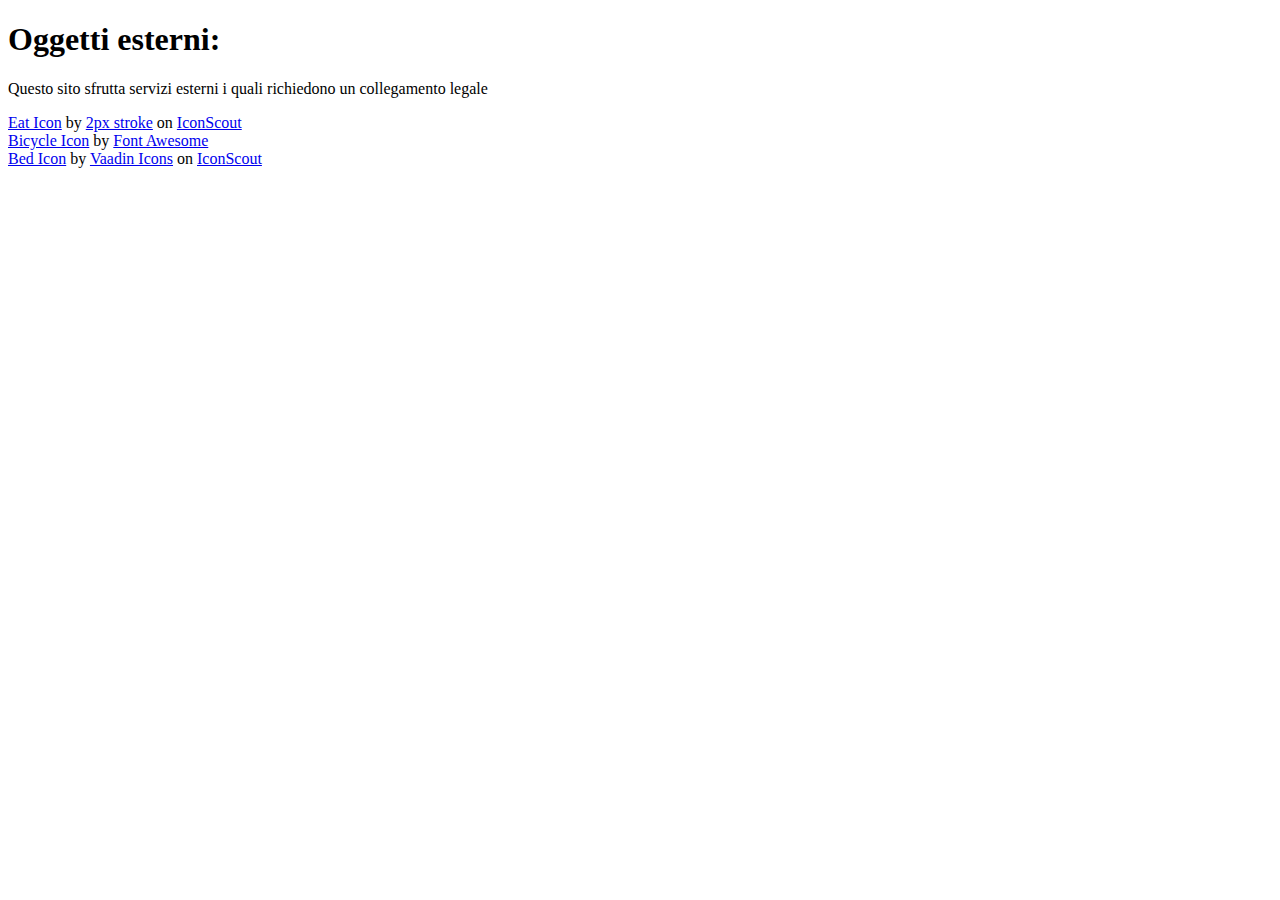
<file: legalobject.html>
<!DOCTYPE html>
<html lang="it">
<head>
    <meta charset="UTF-8">
    <meta http-equiv="X-UA-Compatible" content="IE=edge">
    <meta name="viewport" content="width=device-width, initial-scale=1.0">
    <title>Oggetti esterni</title>
</head>
<body>
    <h1>Oggetti esterni:</h1>
    <p>Questo sito sfrutta servizi esterni i quali richiedono un collegamento legale</p>
    <a href="https://iconscout.com/icons/eat" target="_blank">Eat Icon</a> by <a href="https://iconscout.com/contributors/hendi">2px stroke</a> on <a href="https://iconscout.com">IconScout</a><br>
    <a href="https://iconscout.com/icons/bicycle" target="_blank">Bicycle Icon</a> by <a href="https://iconscout.com/contributors/font-awesome" target="_blank">Font Awesome</a><br>
    <a href="https://iconscout.com/icons/bed" target="_blank">Bed Icon</a> by <a href="https://iconscout.com/contributors/vaadin-icons">Vaadin Icons</a> on <a href="https://iconscout.com">IconScout</a><br>
</body>
</html>
</file>
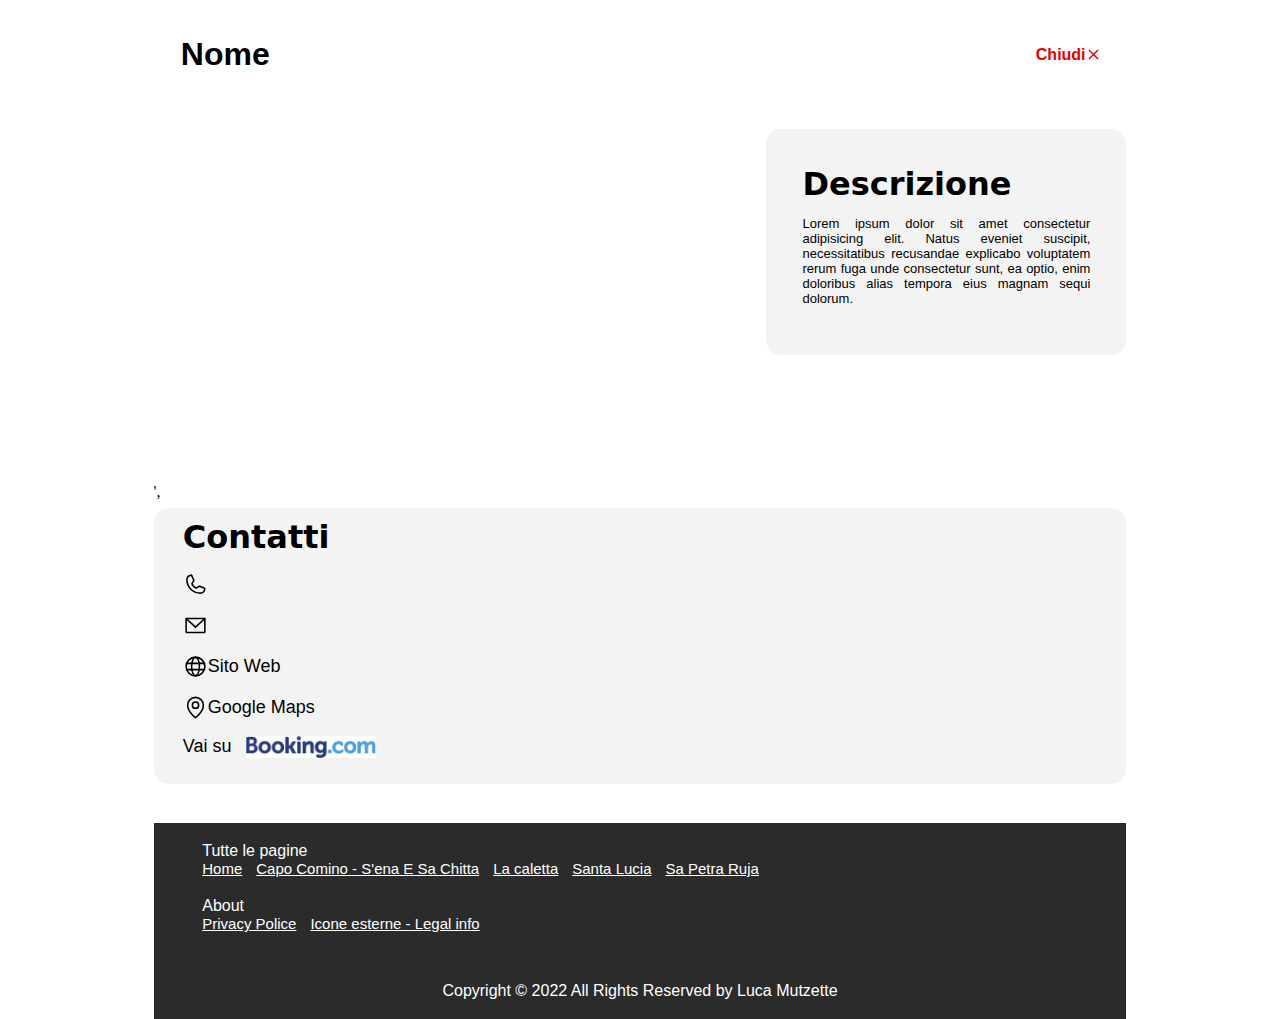
<file: capo-comino/pagina-aperta.html>
<!DOCTYPE html>
<html lang="it">
<head>
    <meta charset="UTF-8">
    <meta http-equiv="X-UA-Compatible" content="IE=edge">
    <meta name="viewport" content="width=device-width, initial-scale=1.0">
    <link rel="stylesheet" href="../style-pagine/pagina-aperta.css">
    <link  id="favicon" rel="shortcut icon" href="" type="image/x-icon">
    <link rel="stylesheet" href="../style-pagine/footer.css">
    <title id="title">Luogo</title>
</head>
<body>
    <!--PAGINA PER I LUOGHI DORMIRE-->
    <div id="pagina-per-i-luoghi">
        <div class="pubblicita-p-a" id="pubblicita-p-a-1"></div>
        <div class="pubblicita-p-a" id="pubblicita-p-a-2"></div>

        <div id="main-p-a">
            <div id="nome-p-a" class="lv-1-p-a">
                <h1 id="nome-p-a-js">Nome</h1>
            </div>
            <div id="chiudi-p-a" class="lv-1-p-a">
                <a id='link-torna-indietro' href="./index.html">
                    <h4 id="chiudi-p-a-hover">Chiudi</h4>
                    <svg id="chiudi-p-a-svg-hover"xmlns="http://www.w3.org/2000/svg" width="15" height="15" fill="#e60000" viewBox="0 0 256 256"><rect width="256" height="256" fill="none"></rect><line x1="200" y1="56" x2="56" y2="200" fill="none" stroke="#e60000" stroke-linecap="round" stroke-linejoin="round" stroke-width="24"></line><line x1="200" y1="200" x2="56" y2="56" fill="none" stroke="#e60000" stroke-linecap="round" stroke-linejoin="round" stroke-width="24"></line></svg>
                </a>
            </div>
            <div id="mappa-p-a" class="lv-2-p-a">
                <iframe id="mappa-src" class="mappa-js-edit" src="" width="600" height="450" style="border:0;" allowfullscreen="" loading="lazy" referrerpolicy="no-referrer-when-downgrade"></iframe>',
            </div>

            <div id="descrizione-p-a" class="lv-3-p-a">
                <div>
                    <h1>Descrizione</h1>
                    <p id="descrizione-p-a-js">Lorem ipsum dolor sit amet consectetur adipisicing elit. Natus eveniet suscipit, necessitatibus recusandae explicabo voluptatem rerum fuga unde consectetur sunt, ea optio, enim doloribus alias tempora eius magnam sequi dolorum.</p>    
                </div>
            </div>
            

            <div id="contatti-p-a" class="lv-4-p-a">
                <div>
                    <h1>Contatti</h1>
                    <p><svg xmlns="http://www.w3.org/2000/svg" width="25" height="25" fill="#000000" viewBox="0 0 256 256"><rect width="256" height="256" fill="none"></rect><path d="M92.5,124.8a83.6,83.6,0,0,0,39,38.9,8,8,0,0,0,7.9-.6l25-16.7a7.9,7.9,0,0,1,7.6-.7l46.8,20.1a7.9,7.9,0,0,1,4.8,8.3A48,48,0,0,1,176,216,136,136,0,0,1,40,80,48,48,0,0,1,81.9,32.4a7.9,7.9,0,0,1,8.3,4.8l20.1,46.9a8,8,0,0,1-.6,7.5L93,117A8,8,0,0,0,92.5,124.8Z" fill="none" stroke="#000000" stroke-linecap="round" stroke-linejoin="round" stroke-width="16"></path></svg><a target="_blank" id="contatti-p-a-tel-js"href="tel:"></a></p>
                    <p><svg xmlns="http://www.w3.org/2000/svg" width="25" height="25" fill="#000000" viewBox="0 0 256 256"><rect width="256" height="256" fill="none"></rect><path d="M32,56H224a0,0,0,0,1,0,0V192a8,8,0,0,1-8,8H40a8,8,0,0,1-8-8V56A0,0,0,0,1,32,56Z" fill="none" stroke="#000000" stroke-linecap="round" stroke-linejoin="round" stroke-width="16"></path><polyline points="224 56 128 144 32 56" fill="none" stroke="#000000" stroke-linecap="round" stroke-linejoin="round" stroke-width="16"></polyline></svg> <a target="_blank" id="contatti-p-a-mail-js" href="malito:"></a></p>
                    <p id="contatti-link-style"><svg xmlns="http://www.w3.org/2000/svg" width="25" height="25" fill="#000000" viewBox="0 0 256 256"><rect width="256" height="256" fill="none"></rect><circle cx="128" cy="128" r="96" fill="none" stroke="#000000" stroke-linecap="round" stroke-linejoin="round" stroke-width="16"></circle><line x1="37.5" y1="96" x2="218.5" y2="96" fill="none" stroke="#000000" stroke-linecap="round" stroke-linejoin="round" stroke-width="16"></line><line x1="37.5" y1="160" x2="218.5" y2="160" fill="none" stroke="#000000" stroke-linecap="round" stroke-linejoin="round" stroke-width="16"></line><ellipse cx="128" cy="128" rx="40" ry="93.4" fill="none" stroke="#000000" stroke-linecap="round" stroke-linejoin="round" stroke-width="16"></ellipse></svg> <a id="contatti-p-a-web-js" href="" target="_blank" rel="noreferrer noopener nofollow">Sito Web</a></p>
                    <p><svg xmlns="http://www.w3.org/2000/svg" width="25" height="25" fill="#383838" viewBox="0 0 256 256"><rect width="256" height="256" fill="none"></rect><circle cx="128" cy="104" r="32" fill="none" stroke="#000000" stroke-linecap="round" stroke-linejoin="round" stroke-width="16"></circle><path d="M208,104c0,72-80,128-80,128S48,176,48,104a80,80,0,0,1,160,0Z" fill="none" stroke="#000000" stroke-linecap="round" stroke-linejoin="round" stroke-width="16"></path></svg><a target="_blank" href="" id="contatti-p-a-google-maps-js">Google Maps</a></p>
                    <p id="contatti-booking-style"><a target="_blank" href="" id="contatti-p-a-booking-js">Vai su&nbsp&nbsp&nbsp<img  src="../img/booking.png" width="130px" alt="booking"></a></p>
                </div>
            </div>

            <div id="foto-p-a">
            </div>


            <footer class="footer">
                <div class="footer-pagine footer-dimesioni">
                    <h1>Tutte le pagine</h1>
                    <div>
                        <a href="../index.html">Home</a>
                        <a href="../capo-comino/index.html">Capo Comino - S'ena E Sa Chitta</a>
                        <a href="../la-caletta/index.html">La caletta</a>
                        <a href="../santa-lucia/index.html">Santa Lucia</a>
                        <a href="../sa-petra-ruja/index.html">Sa Petra Ruja</a>
                    </div>
                </div>
                <div class="footer-info footer-dimesioni">
                    <h1>About</h1>
                    <div>
                        
                        <a href="">Privacy Police</a>
                        <a href="../legalobject.html">Icone esterne - Legal info</a>
                        
                    </div>
                </div>
                <div class="copyrite footer-dimesioni"><span>Copyright &copy; 2022 All Rights Reserved by Luca Mutzette</span></div>
            </footer>
        

            
        </div>
    </div>

    <script>
        /*-----------------------DEFINIZIONI DOM-------------------------------*/
        let nome = document.getElementById('nome-p-a-js');
        let descrizione = document.getElementById('descrizione-p-a-js');
        let tel = document.getElementById('contatti-p-a-tel-js');
        let mail = document.getElementById('contatti-p-a-mail-js');
        let web = document.getElementById('contatti-p-a-web-js');
        let linkgooglemaps = document.getElementById('contatti-p-a-google-maps-js');
        let linkbooking = document.getElementById('contatti-p-a-booking-js');
        let mappa = document.getElementById('mappa-src');
        let mappaDiv = document.getElementById('mappa-p-a');
        let immagini = document.getElementById('foto-p-a');
        let titoloPagina = document.getElementById('title');

        let favicon = document.getElementById('favicon');

        let contattiLinkStyle = document.getElementById('contatti-link-style');
        let contattiBookingStyle = document.getElementById('contatti-booking-style');
        /*--------------------------------------------------------------*/
        const queryString = window.location.search;
        const urlParams = new URLSearchParams(queryString);
        let esp = urlParams.get('esp');
        let value = urlParams.get('value');
        let type = urlParams.get('type');
        let back = urlParams.get('back');
        let tornaIndietro = document.getElementById('link-torna-indietro');
        if(esp=="n"){
            let requestURL = './dormire.json';
            let request = new XMLHttpRequest();
            request.open('GET' ,requestURL);
            request.responseType = 'json';
            request.send();
            request.onload = function(){
                let pagineDormire = request.response;
                if(type=="a"){
                    tornaIndietro.href = "./pagina.html?tipo=dormire"
                    if(back=="capo-comino"){
                       tornaIndietro.href = "../capo-comino/pagina.html?tipo=dormire"
                    }
                    if(back=="la-caletta"){
                       tornaIndietro.href = "../la-caletta/pagina.html?tipo=dormire"
                    }
                    if(back=="sa-petra-ruja"){
                       tornaIndietro.href = "../sa-petra-ruja/pagina.html?tipo=dormire"
                    }
                    if(back=="santa-lucia"){
                       tornaIndietro.href = "../santa-lucia/pagina.html?tipo=dormire"
                    }
                }
                value = value - 1;
                nome.innerHTML = pagineDormire[value].nome;
                titoloPagina.innerHTML = pagineDormire[value].nome;
                descrizione.innerHTML = pagineDormire[value].descrizione;
                tel.innerHTML = pagineDormire[value].contatti.telefono;
                tel.href = "tel:"+pagineDormire[value].contatti.telefono;
                mail.innerHTML = pagineDormire[value].contatti.mail;
                mail.href = "mailto:"+pagineDormire[value].contatti.mail;
                mappa.src = pagineDormire[value].mappa;
                linkgooglemaps.href = pagineDormire[value].contatti.googleMapsLink;
                if(pagineDormire[value].contatti.web==""){
                    contattiLinkStyle.style.display="none"
                }
                else{
                    web.href = "http://"+pagineDormire[value].contatti.web;
                }
                /*------------------------------------------------------*/
                if(pagineDormire[value].contatti.bookingLink==""){
                    contattiBookingStyle.style.display = "none";
                }
                else{
                    linkbooking.href = pagineDormire[value].contatti.bookingLink;
                }
                /*------------------------------------------------------*/
                if(pagineDormire[value].immagini[0]==""){
                    immagini.innerHTML = "";
                }
                else{
                    for (let i = 0; i < pagineDormire[value].immagini.length; i++) {
                        immagini.innerHTML += "<div class='foto-p-a-edit'><img  src="+pagineDormire[value].immagini[i]+"></div>"
                        
                    }
                }
            
            }

            favicon.href = './dormire/bed.ico'

        }

        if(esp=="s"){
            let requestURL = './esperienze.json';
            let request = new XMLHttpRequest();
            request.open('GET' ,requestURL);
            request.responseType = 'json';
            request.send();
            request.onload = function(){
                let pagineEsperienze = request.response;
                value = value-1;
                document.getElementById('mappa-p-a').style.width = "100%";
                document.getElementById('mappa-p-a').style.minHeight = "100vh";
                document.getElementById('contatti-p-a').style.display = "none";
                nome.innerHTML = pagineEsperienze[value].nome;
                titoloPagina.innerHTML = pagineEsperienze[value].nome;
                descrizione.innerHTML = pagineEsperienze[value].descrizione;
                mappaDiv.innerHTML = pagineEsperienze[value].mappa;
                if(pagineEsperienze[value].descrizione==0){
                    document.getElementById('descrizione-p-a').style.display = "none";
                }
            }

            favicon.href = './esperienze/bicycle.ico'
        }
    </script>
</body>
</html>
</file>
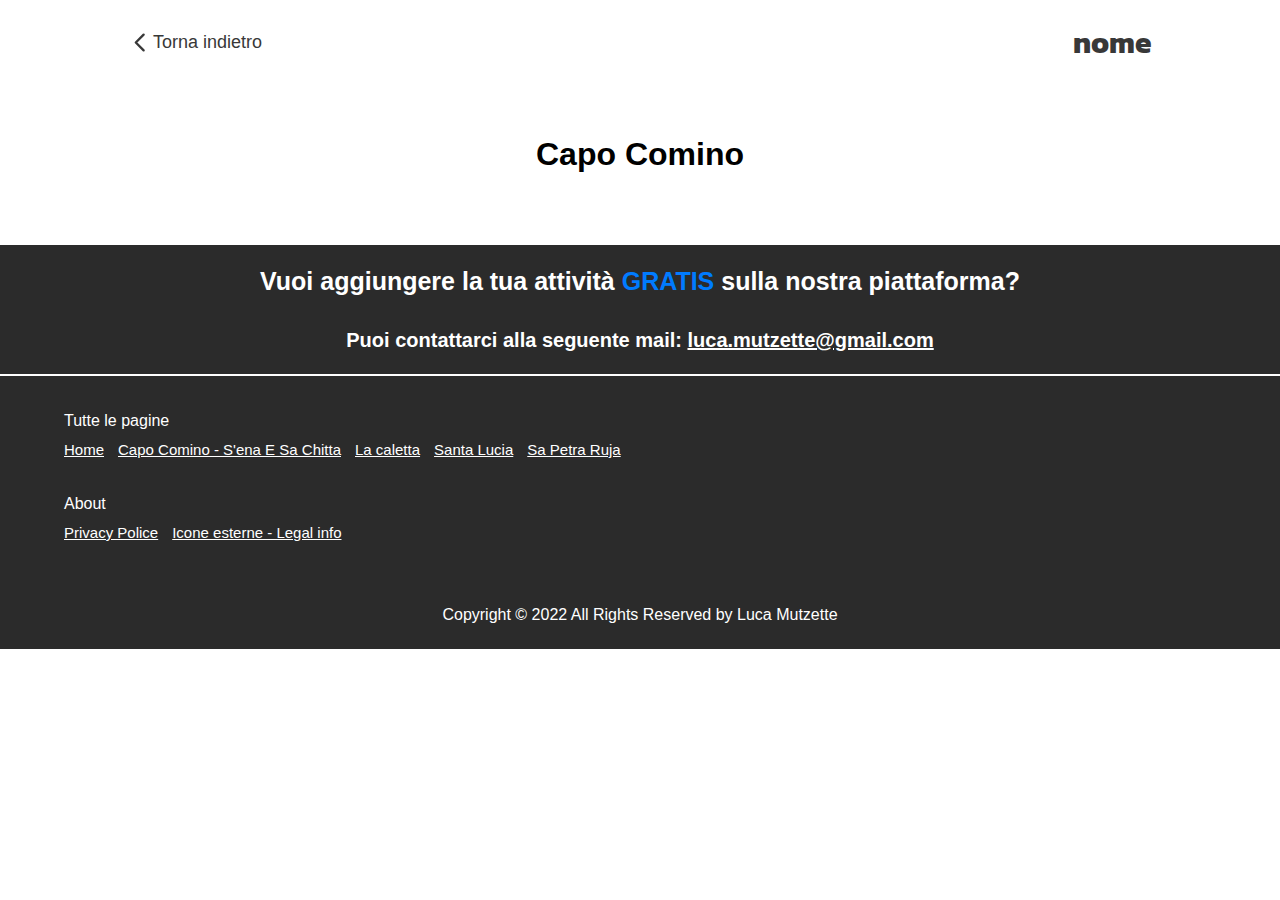
<file: capo-comino/pagina.html>
<!DOCTYPE html>
<html lang="it">
<head>
    <meta charset="UTF-8">
    <meta http-equiv="X-UA-Compatible" content="IE=edge">
    <meta name="viewport" content="width=device-width, initial-scale=1.0">
    <link rel="stylesheet" href="../style-pagine/tutti.css">
    <link  id="favicon" rel="shortcut icon" href="" type="image/x-icon">
    <link rel="stylesheet" href="../style-pagine/footer.css">
    <title id="title">Titolo</title>
</head>
<body>

    <div class="barra-superiore-t-d">
        <a href="./index.html"><svg xmlns="http://www.w3.org/2000/svg" width="25" height="25" fill="#383838" viewBox="0 0 256 256"><rect width="256" height="256" fill="none"></rect><polyline points="160 208 80 128 160 48" fill="none" stroke="#383838" stroke-linecap="round" stroke-linejoin="round" stroke-width="24"></polyline></svg>  Torna indietro</a>
        <h1 id="h1-nome-pagina">nome</h1>
    </div>
    <div class="container-a">
        <div id="spazio-oggetti-tutti-dormire" class="spazio-oggetti-tutti">
            <div class="spazio-oggetti-tutti-nome-primo"><h1>Capo Comino</h1></div>
        </div>
        <div id="spazio-oggetti-esterni">
            
        </div>
    </div>
    



    <div class="banner-aggiunta-contatto">
        <h1>Vuoi aggiungere la tua attività <span>GRATIS</span> sulla nostra piattaforma?</h1>
        <h2>Puoi contattarci alla seguente mail: <a href="luca.mutzette@gmail.com">luca.mutzette@gmail.com</a> </h2>
    </div>

    <footer class="footer">
        <div class="footer-pagine footer-dimesioni">
            <h1>Tutte le pagine</h1>
            <div>
                <a href="../index.html">Home</a>
                <a href="../capo-comino/index.html">Capo Comino - S'ena E Sa Chitta</a>
                <a href="../la-caletta/index.html">La caletta</a>
                <a href="../santa-lucia/index.html">Santa Lucia</a>
                <a href="../sa-petra-ruja/index.html">Sa Petra Ruja</a>
            </div>
        </div>
        <div class="footer-info footer-dimesioni">
            <h1>About</h1>
            <div>
                
                <a href="">Privacy Police</a>
                <a href="../legalobject.html">Icone esterne - Legal info</a>
            </div>
        </div>
        <div class="copyrite footer-dimesioni"><span>Copyright &copy; 2022 All Rights Reserved by Luca Mutzette</span></div>
    </footer>

    <script>
        let nomi = ["Santa Lucia", "Sa Petra Ruja", "La Caletta"];
        let nomiCartelle = ["santa-lucia", "sa-petra-ruja", "la-caletta"];
        let distanze = ["5km", "6km", "10km"];
        let posizioni =["../santa-lucia/", "../sa-petra-ruja/", "../la-caletta/"];
        let luogoNome = document.getElementById('container-c-title-js');
        let luogoDistanza = document.getElementById('container-c-distance-js');
        let spazio = document.getElementById('spazio-oggetti-tutti-dormire');
        let spazioA = document.getElementById('spazio-oggetti-esterni');
        let titoloPagina = document.getElementById('title');
        const queryString = window.location.search;
        const urlParams = new URLSearchParams(queryString); 
        const tipo = urlParams.get('tipo');
        if(tipo=="dormire"){
            let requestURL = './dormire.json';
            let request = new XMLHttpRequest();
            request.open('GET' ,requestURL);
            request.responseType = 'json';
            request.send();
            request.onload = function(){
                let pagineDormire = request.response;
                document.getElementById('h1-nome-pagina').innerHTML = "Dove dormire?";
                for(let i = 0; i<pagineDormire.length;i++){
                    let value = i + 1;
                    spazio.innerHTML += '<div class="oggetto"><div class="img-ogg-s"><img  class="img-oggetto" src="'+pagineDormire[i].immagini[0]+'" alt=""></div><div class="text-oggetto-s"><div class="text-oggetto"><h1>'+pagineDormire[i].nome+'</h1><h4>'+pagineDormire[i].tipo+'</h4></div></div><div class="oggetto-tasto"><div class="oggetto-tasto-padding"><a href="./pagina-aperta.html?value='+value+'&type=a&esp=n"><h6>Esplora</h6><svg xmlns="http://www.w3.org/2000/svg"  height="25" fill="#000000" viewBox="0 0 256 256"><rect width="256" height="256" fill="none"></rect><line class="color-svg-a" x1="40" y1="128" x2="216" y2="128" fill="none" stroke="#ffffff" stroke-linecap="round" stroke-linejoin="round" stroke-width="24"></line><polyline class="color-svg-a" points="144 56 216 128 144 200" fill="none" stroke="#ffffff" stroke-linecap="round" stroke-linejoin="round" stroke-width="24"></polyline></svg></a></div></div></div>'
                }
            }

            for(let i = 0; i<nomi.length;i++){
                let requestURLA = posizioni[i]+"dormire.json";
                let requestA = new XMLHttpRequest();
                requestA.open('GET' ,requestURLA);
                requestA.responseType = 'json';
                requestA.send();
                requestA.onload = function(){
                    let idOgetti = "container-d-oggetti-"+i;
                    let dati = requestA.response;
                    spazioA.innerHTML += '<div class="container-b"><div class="container-c-title"><h1 id="container-c-title-js">'+nomi[i]+' -</h1><h3 id="container-c-distance-js">&nbsp'+distanze[i]+'</h3></div><div id="'+idOgetti+'" class="spazio-oggetti-tutti"></div></div>'
                    let oggettiEsterni = document.getElementById(idOgetti);
                    for(let a = 0; a<dati.length; a++){
                        let value = a+1;
                        oggettiEsterni.innerHTML += '<div class="oggetto"><div class="img-ogg-s"><img  class="img-oggetto" src="'+posizioni[i]+'dormire/'+value+'.webp" alt=""></div><div class="text-oggetto-s"><div class="text-oggetto"><h1>'+dati[a].nome+'</h1><h4>'+dati[a].tipo+'</h4></div></div><div class="oggetto-tasto"><div class="oggetto-tasto-padding"><a href="../'+nomiCartelle[i]+'/pagina-aperta.html?value='+value+'&type=a&esp=n&back=capo-comino"><h6>Esplora</h6><svg xmlns="http://www.w3.org/2000/svg"  height="25" fill="#000000" viewBox="0 0 256 256"><rect width="256" height="256" fill="none"></rect><line class="color-svg-a" x1="40" y1="128" x2="216" y2="128" fill="none" stroke="#ffffff" stroke-linecap="round" stroke-linejoin="round" stroke-width="24"></line><polyline class="color-svg-a" points="144 56 216 128 144 200" fill="none" stroke="#ffffff" stroke-linecap="round" stroke-linejoin="round" stroke-width="24"></polyline></svg></a></div></div></div>';
                    }
                }
            }

            
            favicon.href = './dormire/bed.ico'
            titoloPagina.innerHTML = "Dormire";
        }

        if(tipo=="mangiare"){
            let requestURL = './mangiare.json';
            let request = new XMLHttpRequest();
            request.open('GET' ,requestURL);
            request.responseType = 'json';
            request.send();
            request.onload = function(){
                let pagineMangiare = request.response;
                document.getElementById('h1-nome-pagina').innerHTML = "Dove mangiare?";
                for(let i = 0; i<pagineMangiare.length;i++){
                    spazio.innerHTML += '<div class="oggetto"><div class="img-ogg-s"><img  class="img-oggetto" src="'+pagineMangiare[i].immagini[0]+'" alt=""></div><div class="text-oggetto-s"><div class="text-oggetto"><h1>'+pagineMangiare[i].nome+'</h1><h4>'+pagineMangiare[i].tipo+'</h4></div></div><div class="oggetto-tasto"><div class="oggetto-tasto-padding"><a href="'+pagineMangiare[i].link+'" target="_blank"><h6>Esplora</h6><svg xmlns="http://www.w3.org/2000/svg"  height="25" fill="#000000" viewBox="0 0 256 256"><rect width="256" height="256" fill="none"></rect><line class="color-svg-a" x1="40" y1="128" x2="216" y2="128" fill="none" stroke="#ffffff" stroke-linecap="round" stroke-linejoin="round" stroke-width="24"></line><polyline class="color-svg-a" points="144 56 216 128 144 200" fill="none" stroke="#ffffff" stroke-linecap="round" stroke-linejoin="round" stroke-width="24"></polyline></svg></a></div></div></div>'
                }
            }



            for(let i = 0; i<nomi.length;i++){
                let requestURLA = posizioni[i]+"mangiare.json";
                let requestA = new XMLHttpRequest();
                requestA.open('GET' ,requestURLA);
                requestA.responseType = 'json';
                requestA.send();
                requestA.onload = function(){
                    let idOgetti = "container-d-oggetti-"+i;
                    let dati = requestA.response;
                    spazioA.innerHTML += '<div class="container-b"><div class="container-c-title"><h1 id="container-c-title-js">'+nomi[i]+' -</h1><h3 id="container-c-distance-js">&nbsp'+distanze[i]+'</h3></div><div id="'+idOgetti+'" class="spazio-oggetti-tutti"></div></div>'
                    let oggettiEsterni = document.getElementById(idOgetti);
                    for(let a = 0; a<dati.length; a++){
                        let value = a+1;
                        oggettiEsterni.innerHTML += '<div class="oggetto"><div class="img-ogg-s"><img  class="img-oggetto" src="'+posizioni[i]+'mangiare/ristorante-'+nomiCartelle[i]+'-'+value+'.webp" alt=""></div><div class="text-oggetto-s"><div class="text-oggetto"><h1>'+dati[a].nome+'</h1><h4>'+dati[a].tipo+'</h4></div></div><div class="oggetto-tasto"><div class="oggetto-tasto-padding"><a href="'+dati[a].link+'" target="_blank"><h6>Esplora</h6><svg xmlns="http://www.w3.org/2000/svg"  height="25" fill="#000000" viewBox="0 0 256 256"><rect width="256" height="256" fill="none"></rect><line class="color-svg-a" x1="40" y1="128" x2="216" y2="128" fill="none" stroke="#ffffff" stroke-linecap="round" stroke-linejoin="round" stroke-width="24"></line><polyline class="color-svg-a" points="144 56 216 128 144 200" fill="none" stroke="#ffffff" stroke-linecap="round" stroke-linejoin="round" stroke-width="24"></polyline></svg></a></div></div></div>';
                    }
                }
            }



            favicon.href = './mangiare/eat.ico'
            titoloPagina.innerHTML = "Mangiare";
        }

    </script>


</body>
</html>
</file>
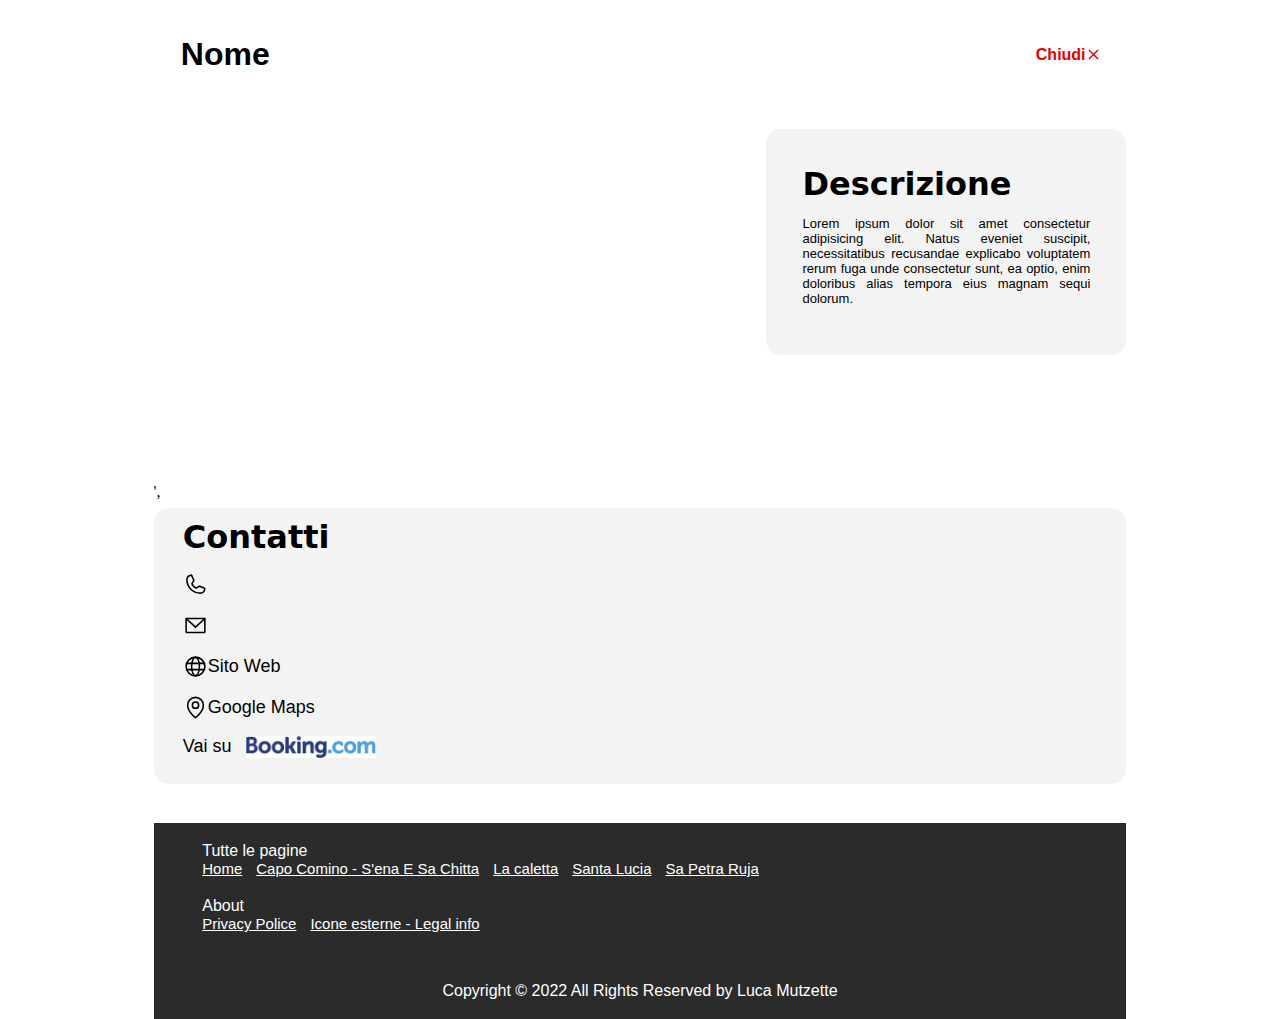
<file: la-caletta/pagina-aperta.html>
<!DOCTYPE html>
<html lang="it">
<head>
    <meta charset="UTF-8">
    <meta http-equiv="X-UA-Compatible" content="IE=edge">
    <meta name="viewport" content="width=device-width, initial-scale=1.0">
    <link rel="stylesheet" href="../style-pagine/pagina-aperta.css">
    <link  id="favicon" rel="shortcut icon" href="" type="image/x-icon">
    <link rel="stylesheet" href="../style-pagine/footer.css">
    <title id="title">Luogo</title>
</head>
<body>
    <!--PAGINA PER I LUOGHI DORMIRE-->
    <div id="pagina-per-i-luoghi">
        <div class="pubblicita-p-a" id="pubblicita-p-a-1"></div>
        <div class="pubblicita-p-a" id="pubblicita-p-a-2"></div>

        <div id="main-p-a">
            <div id="nome-p-a" class="lv-1-p-a">
                <h1 id="nome-p-a-js">Nome</h1>
            </div>
            <div id="chiudi-p-a" class="lv-1-p-a">
                <a id='link-torna-indietro' href="./index.html">
                    <h4 id="chiudi-p-a-hover">Chiudi</h4>
                    <svg id="chiudi-p-a-svg-hover"xmlns="http://www.w3.org/2000/svg" width="15" height="15" fill="#e60000" viewBox="0 0 256 256"><rect width="256" height="256" fill="none"></rect><line x1="200" y1="56" x2="56" y2="200" fill="none" stroke="#e60000" stroke-linecap="round" stroke-linejoin="round" stroke-width="24"></line><line x1="200" y1="200" x2="56" y2="56" fill="none" stroke="#e60000" stroke-linecap="round" stroke-linejoin="round" stroke-width="24"></line></svg>
                </a>
            </div>
            <div id="mappa-p-a" class="lv-2-p-a">
                <iframe id="mappa-src" class="mappa-js-edit" src="" width="600" height="450" style="border:0;" allowfullscreen="" loading="lazy" referrerpolicy="no-referrer-when-downgrade"></iframe>',
            </div>

            <div id="descrizione-p-a" class="lv-3-p-a">
                <div>
                    <h1>Descrizione</h1>
                    <p id="descrizione-p-a-js">Lorem ipsum dolor sit amet consectetur adipisicing elit. Natus eveniet suscipit, necessitatibus recusandae explicabo voluptatem rerum fuga unde consectetur sunt, ea optio, enim doloribus alias tempora eius magnam sequi dolorum.</p>    
                </div>
            </div>
            

            <div id="contatti-p-a" class="lv-4-p-a">
                <div>
                    <h1>Contatti</h1>
                    <p><svg xmlns="http://www.w3.org/2000/svg" width="25" height="25" fill="#000000" viewBox="0 0 256 256"><rect width="256" height="256" fill="none"></rect><path d="M92.5,124.8a83.6,83.6,0,0,0,39,38.9,8,8,0,0,0,7.9-.6l25-16.7a7.9,7.9,0,0,1,7.6-.7l46.8,20.1a7.9,7.9,0,0,1,4.8,8.3A48,48,0,0,1,176,216,136,136,0,0,1,40,80,48,48,0,0,1,81.9,32.4a7.9,7.9,0,0,1,8.3,4.8l20.1,46.9a8,8,0,0,1-.6,7.5L93,117A8,8,0,0,0,92.5,124.8Z" fill="none" stroke="#000000" stroke-linecap="round" stroke-linejoin="round" stroke-width="16"></path></svg><a target="_blank" id="contatti-p-a-tel-js"href="tel:"></a></p>
                    <p><svg xmlns="http://www.w3.org/2000/svg" width="25" height="25" fill="#000000" viewBox="0 0 256 256"><rect width="256" height="256" fill="none"></rect><path d="M32,56H224a0,0,0,0,1,0,0V192a8,8,0,0,1-8,8H40a8,8,0,0,1-8-8V56A0,0,0,0,1,32,56Z" fill="none" stroke="#000000" stroke-linecap="round" stroke-linejoin="round" stroke-width="16"></path><polyline points="224 56 128 144 32 56" fill="none" stroke="#000000" stroke-linecap="round" stroke-linejoin="round" stroke-width="16"></polyline></svg> <a target="_blank" id="contatti-p-a-mail-js" href="malito:"></a></p>
                    <p id="contatti-link-style"><svg xmlns="http://www.w3.org/2000/svg" width="25" height="25" fill="#000000" viewBox="0 0 256 256"><rect width="256" height="256" fill="none"></rect><circle cx="128" cy="128" r="96" fill="none" stroke="#000000" stroke-linecap="round" stroke-linejoin="round" stroke-width="16"></circle><line x1="37.5" y1="96" x2="218.5" y2="96" fill="none" stroke="#000000" stroke-linecap="round" stroke-linejoin="round" stroke-width="16"></line><line x1="37.5" y1="160" x2="218.5" y2="160" fill="none" stroke="#000000" stroke-linecap="round" stroke-linejoin="round" stroke-width="16"></line><ellipse cx="128" cy="128" rx="40" ry="93.4" fill="none" stroke="#000000" stroke-linecap="round" stroke-linejoin="round" stroke-width="16"></ellipse></svg> <a id="contatti-p-a-web-js" href="" target="_blank" rel="noreferrer noopener nofollow">Sito Web</a></p>
                    <p><svg xmlns="http://www.w3.org/2000/svg" width="25" height="25" fill="#383838" viewBox="0 0 256 256"><rect width="256" height="256" fill="none"></rect><circle cx="128" cy="104" r="32" fill="none" stroke="#000000" stroke-linecap="round" stroke-linejoin="round" stroke-width="16"></circle><path d="M208,104c0,72-80,128-80,128S48,176,48,104a80,80,0,0,1,160,0Z" fill="none" stroke="#000000" stroke-linecap="round" stroke-linejoin="round" stroke-width="16"></path></svg><a target="_blank" href="" id="contatti-p-a-google-maps-js">Google Maps</a></p>
                    <p id="contatti-booking-style"><a target="_blank" href="" id="contatti-p-a-booking-js">Vai su&nbsp&nbsp&nbsp<img  src="../img/booking.png" width="130px" alt="booking"></a></p>
                </div>
            </div>

            <div id="foto-p-a">
            </div>


            <footer class="footer">
                <div class="footer-pagine footer-dimesioni">
                    <h1>Tutte le pagine</h1>
                    <div>
                        <a href="../index.html">Home</a>
                        <a href="../capo-comino/index.html">Capo Comino - S'ena E Sa Chitta</a>
                        <a href="../la-caletta/index.html">La caletta</a>
                        <a href="../santa-lucia/index.html">Santa Lucia</a>
                        <a href="../sa-petra-ruja/index.html">Sa Petra Ruja</a>
                    </div>
                </div>
                <div class="footer-info footer-dimesioni">
                    <h1>About</h1>
                    <div>
                        
                        <a href="">Privacy Police</a>
                        <a href="../legalobject.html">Icone esterne - Legal info</a>
                    </div>
                </div>
                <div class="copyrite footer-dimesioni"><span>Copyright &copy; 2022 All Rights Reserved by Luca Mutzette</span></div>
            </footer>
        

            
        </div>
    </div>

    <script>
        /*-----------------------DEFINIZIONI DOM-------------------------------*/
        let nome = document.getElementById('nome-p-a-js');
        let descrizione = document.getElementById('descrizione-p-a-js');
        let tel = document.getElementById('contatti-p-a-tel-js');
        let mail = document.getElementById('contatti-p-a-mail-js');
        let web = document.getElementById('contatti-p-a-web-js');
        let linkgooglemaps = document.getElementById('contatti-p-a-google-maps-js');
        let linkbooking = document.getElementById('contatti-p-a-booking-js');
        let mappa = document.getElementById('mappa-src');
        let mappaDiv = document.getElementById('mappa-p-a');
        let immagini = document.getElementById('foto-p-a');
        let titoloPagina = document.getElementById('title');

        let favicon = document.getElementById('favicon');

        let contattiLinkStyle = document.getElementById('contatti-link-style');
        let contattiBookingStyle = document.getElementById('contatti-booking-style');
        /*--------------------------------------------------------------*/
        const queryString = window.location.search;
        const urlParams = new URLSearchParams(queryString);
        let esp = urlParams.get('esp');
        let value = urlParams.get('value');
        let type = urlParams.get('type');
        let back = urlParams.get('back');
        let tornaIndietro = document.getElementById('link-torna-indietro');
        if(esp=="n"){
            let requestURL = './dormire.json';
            let request = new XMLHttpRequest();
            request.open('GET' ,requestURL);
            request.responseType = 'json';
            request.send();
            request.onload = function(){
                let pagineDormire = request.response;
                if(type=="a"){
                    tornaIndietro.href = "./pagina.html?tipo=dormire"
                    if(back=="capo-comino"){
                       tornaIndietro.href = "../capo-comino/pagina.html?tipo=dormire"
                    }
                    if(back=="la-caletta"){
                       tornaIndietro.href = "../la-caletta/pagina.html?tipo=dormire"
                    }
                    if(back=="sa-petra-ruja"){
                       tornaIndietro.href = "../sa-petra-ruja/pagina.html?tipo=dormire"
                    }
                    if(back=="santa-lucia"){
                       tornaIndietro.href = "../santa-lucia/pagina.html?tipo=dormire"
                    }
                }
                value = value - 1;
                nome.innerHTML = pagineDormire[value].nome;
                titoloPagina.innerHTML = pagineDormire[value].nome;
                descrizione.innerHTML = pagineDormire[value].descrizione;
                tel.innerHTML = pagineDormire[value].contatti.telefono;
                tel.href = "tel:"+pagineDormire[value].contatti.telefono;
                mail.innerHTML = pagineDormire[value].contatti.mail;
                mail.href = "mailto:"+pagineDormire[value].contatti.mail;
                mappa.src = pagineDormire[value].mappa;
                linkgooglemaps.href = pagineDormire[value].contatti.googleMapsLink;
                if(pagineDormire[value].contatti.web==""){
                    contattiLinkStyle.style.display="none"
                }
                else{
                    web.href = "http://"+pagineDormire[value].contatti.web;
                }
                /*------------------------------------------------------*/
                if(pagineDormire[value].contatti.bookingLink==""){
                    contattiBookingStyle.style.display = "none";
                }
                else{
                    linkbooking.href = pagineDormire[value].contatti.bookingLink;
                }
                /*------------------------------------------------------*/
                if(pagineDormire[value].immagini[0]==""){
                    immagini.innerHTML = "";
                }
                else{
                    for (let i = 0; i < pagineDormire[value].immagini.length; i++) {
                        immagini.innerHTML += "<div class='foto-p-a-edit'><img  src="+pagineDormire[value].immagini[i]+"></div>"
                        
                    }
                }
            
            }

            favicon.href = './dormire/bed.ico'

        }

        if(esp=="s"){
            let requestURL = './esperienze.json';
            let request = new XMLHttpRequest();
            request.open('GET' ,requestURL);
            request.responseType = 'json';
            request.send();
            request.onload = function(){
                let pagineEsperienze = request.response;
                value = value-1;
                document.getElementById('mappa-p-a').style.width = "100%";
                document.getElementById('mappa-p-a').style.minHeight = "100vh";
                document.getElementById('contatti-p-a').style.display = "none";
                nome.innerHTML = pagineEsperienze[value].nome;
                titoloPagina.innerHTML = pagineEsperienze[value].nome;
                descrizione.innerHTML = pagineEsperienze[value].descrizione;
                mappaDiv.innerHTML = pagineEsperienze[value].mappa;
                if(pagineEsperienze[value].descrizione==0){
                    document.getElementById('descrizione-p-a').style.display = "none";
                }
            }

            favicon.href = './esperienze/bicycle.ico'
        }
    </script>
</body>
</html>
</file>
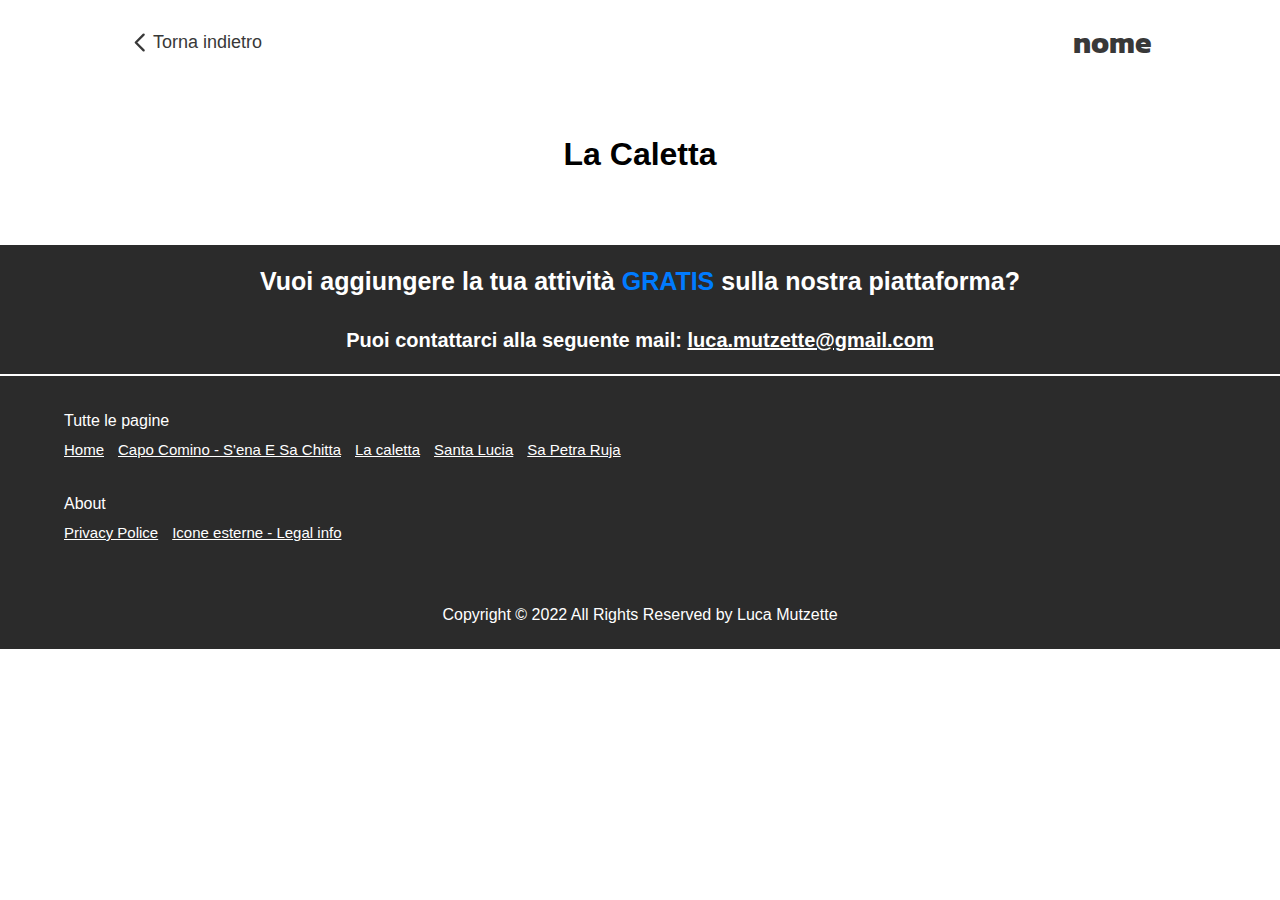
<file: la-caletta/pagina.html>
<!DOCTYPE html>
<html lang="it">
<head>
    <meta charset="UTF-8">
    <meta http-equiv="X-UA-Compatible" content="IE=edge">
    <meta name="viewport" content="width=device-width, initial-scale=1.0">
    <link rel="stylesheet" href="../style-pagine/tutti.css">
    <link  id="favicon" rel="shortcut icon" href="" type="image/x-icon">
    <link rel="stylesheet" href="../style-pagine/footer.css">
    <title id="title">Titolo</title>
</head>
<body>

    <div class="barra-superiore-t-d">
        <a href="./index.html"><svg xmlns="http://www.w3.org/2000/svg" width="25" height="25" fill="#383838" viewBox="0 0 256 256"><rect width="256" height="256" fill="none"></rect><polyline points="160 208 80 128 160 48" fill="none" stroke="#383838" stroke-linecap="round" stroke-linejoin="round" stroke-width="24"></polyline></svg>  Torna indietro</a>
        <h1 id="h1-nome-pagina">nome</h1>
    </div>
    <div class="container-a">
        <div id="spazio-oggetti-tutti-dormire" class="spazio-oggetti-tutti">
            <div class="spazio-oggetti-tutti-nome-primo"><h1>La Caletta</h1></div>
        </div>
        <div id="spazio-oggetti-esterni">
            
        </div>
    </div>
    



    <div class="banner-aggiunta-contatto">
        <h1>Vuoi aggiungere la tua attività <span>GRATIS</span> sulla nostra piattaforma?</h1>
        <h2>Puoi contattarci alla seguente mail: <a href="luca.mutzette@gmail.com">luca.mutzette@gmail.com</a> </h2>
    </div>

    <footer class="footer">
        <div class="footer-pagine footer-dimesioni">
            <h1>Tutte le pagine</h1>
            <div>
                <a href="../index.html">Home</a>
                <a href="../capo-comino/index.html">Capo Comino - S'ena E Sa Chitta</a>
                <a href="../la-caletta/index.html">La caletta</a>
                <a href="../santa-lucia/index.html">Santa Lucia</a>
                <a href="../sa-petra-ruja/index.html">Sa Petra Ruja</a>
            </div>
        </div>
        <div class="footer-info footer-dimesioni">
            <h1>About</h1>
            <div>
                
                <a href="">Privacy Police</a>
                <a href="../legalobject.html">Icone esterne - Legal info</a>
            </div>
        </div>
        <div class="copyrite footer-dimesioni"><span>Copyright &copy; 2022 All Rights Reserved by Luca Mutzette</span></div>
    </footer>

    <script>
        let nomi = ["Sa Petra Ruja","Santa Lucia", "Capo Comino"];
        let nomiCartelle = ["sa-petra-ruja", "santa-lucia", "capo-comino"];
        let distanze = ["1km", "5km", "10km"];
        let posizioni =["../sa-petra-ruja/", "../santa-lucia/", "../capo-comino/"];
        let luogoNome = document.getElementById('container-c-title-js');
        let luogoDistanza = document.getElementById('container-c-distance-js');
        let spazio = document.getElementById('spazio-oggetti-tutti-dormire');
        let spazioA = document.getElementById('spazio-oggetti-esterni');
        let titoloPagina = document.getElementById('title');
        const queryString = window.location.search;
        const urlParams = new URLSearchParams(queryString); 
        const tipo = urlParams.get('tipo');
        if(tipo=="dormire"){
            let requestURL = './dormire.json';
            let request = new XMLHttpRequest();
            request.open('GET' ,requestURL);
            request.responseType = 'json';
            request.send();
            request.onload = function(){
                let pagineDormire = request.response;
                document.getElementById('h1-nome-pagina').innerHTML = "Dove dormire?";
                for(let i = 0; i<pagineDormire.length;i++){
                    let value = i + 1;
                    spazio.innerHTML += '<div class="oggetto"><div class="img-ogg-s"><img  class="img-oggetto" src="'+pagineDormire[i].immagini[0]+'" alt=""></div><div class="text-oggetto-s"><div class="text-oggetto"><h1>'+pagineDormire[i].nome+'</h1><h4>'+pagineDormire[i].tipo+'</h4></div></div><div class="oggetto-tasto"><div class="oggetto-tasto-padding"><a href="./pagina-aperta.html?value='+value+'&type=a&esp=n"><h6>Esplora</h6><svg xmlns="http://www.w3.org/2000/svg"  height="25" fill="#000000" viewBox="0 0 256 256"><rect width="256" height="256" fill="none"></rect><line class="color-svg-a" x1="40" y1="128" x2="216" y2="128" fill="none" stroke="#ffffff" stroke-linecap="round" stroke-linejoin="round" stroke-width="24"></line><polyline class="color-svg-a" points="144 56 216 128 144 200" fill="none" stroke="#ffffff" stroke-linecap="round" stroke-linejoin="round" stroke-width="24"></polyline></svg></a></div></div></div>'
                }
            }

            for(let i = 0; i<nomi.length;i++){
                let requestURLA = posizioni[i]+"dormire.json";
                let requestA = new XMLHttpRequest();
                requestA.open('GET' ,requestURLA);
                requestA.responseType = 'json';
                requestA.send();
                requestA.onload = function(){
                    let idOgetti = "container-d-oggetti-"+i;
                    let dati = requestA.response;
                    spazioA.innerHTML += '<div class="container-b"><div class="container-c-title"><h1 id="container-c-title-js">'+nomi[i]+' -</h1><h3 id="container-c-distance-js">&nbsp'+distanze[i]+'</h3></div><div id="'+idOgetti+'" class="spazio-oggetti-tutti"></div></div>'
                    let oggettiEsterni = document.getElementById(idOgetti);
                    for(let a = 0; a<dati.length; a++){
                        let value = a+1;
                        oggettiEsterni.innerHTML += '<div class="oggetto"><div class="img-ogg-s"><img  class="img-oggetto" src="'+posizioni[i]+'dormire/'+value+'.webp" alt=""></div><div class="text-oggetto-s"><div class="text-oggetto"><h1>'+dati[a].nome+'</h1><h4>'+dati[a].tipo+'</h4></div></div><div class="oggetto-tasto"><div class="oggetto-tasto-padding"><a href="../'+nomiCartelle[i]+'/pagina-aperta.html?value='+value+'&type=a&esp=n&back=la-caletta"><h6>Esplora</h6><svg xmlns="http://www.w3.org/2000/svg"  height="25" fill="#000000" viewBox="0 0 256 256"><rect width="256" height="256" fill="none"></rect><line class="color-svg-a" x1="40" y1="128" x2="216" y2="128" fill="none" stroke="#ffffff" stroke-linecap="round" stroke-linejoin="round" stroke-width="24"></line><polyline class="color-svg-a" points="144 56 216 128 144 200" fill="none" stroke="#ffffff" stroke-linecap="round" stroke-linejoin="round" stroke-width="24"></polyline></svg></a></div></div></div>';
                    }
                }
            }

            
            favicon.href = './dormire/bed.ico'
            titoloPagina.innerHTML = "Dormire";
        }

        if(tipo=="mangiare"){
            let requestURL = './mangiare.json';
            let request = new XMLHttpRequest();
            request.open('GET' ,requestURL);
            request.responseType = 'json';
            request.send();
            request.onload = function(){
                let pagineMangiare = request.response;
                document.getElementById('h1-nome-pagina').innerHTML = "Dove mangiare?";
                for(let i = 0; i<pagineMangiare.length;i++){
                    spazio.innerHTML += '<div class="oggetto"><div class="img-ogg-s"><img  class="img-oggetto" src="'+pagineMangiare[i].immagini[0]+'" alt=""></div><div class="text-oggetto-s"><div class="text-oggetto"><h1>'+pagineMangiare[i].nome+'</h1><h4>'+pagineMangiare[i].tipo+'</h4></div></div><div class="oggetto-tasto"><div class="oggetto-tasto-padding"><a href="'+pagineMangiare[i].link+'" target="_blank"><h6>Esplora</h6><svg xmlns="http://www.w3.org/2000/svg"  height="25" fill="#000000" viewBox="0 0 256 256"><rect width="256" height="256" fill="none"></rect><line class="color-svg-a" x1="40" y1="128" x2="216" y2="128" fill="none" stroke="#ffffff" stroke-linecap="round" stroke-linejoin="round" stroke-width="24"></line><polyline class="color-svg-a" points="144 56 216 128 144 200" fill="none" stroke="#ffffff" stroke-linecap="round" stroke-linejoin="round" stroke-width="24"></polyline></svg></a></div></div></div>'
                }
            }



            for(let i = 0; i<nomi.length;i++){
                let requestURLA = posizioni[i]+"mangiare.json";
                let requestA = new XMLHttpRequest();
                requestA.open('GET' ,requestURLA);
                requestA.responseType = 'json';
                requestA.send();
                requestA.onload = function(){
                    let idOgetti = "container-d-oggetti-"+i;
                    let dati = requestA.response;
                    spazioA.innerHTML += '<div class="container-b"><div class="container-c-title"><h1 id="container-c-title-js">'+nomi[i]+' -</h1><h3 id="container-c-distance-js">&nbsp'+distanze[i]+'</h3></div><div id="'+idOgetti+'" class="spazio-oggetti-tutti"></div></div>'
                    let oggettiEsterni = document.getElementById(idOgetti);
                    for(let a = 0; a<dati.length; a++){
                        let value = a+1;
                        oggettiEsterni.innerHTML += '<div class="oggetto"><div class="img-ogg-s"><img  class="img-oggetto" src="'+posizioni[i]+'mangiare/ristorante-'+nomiCartelle[i]+'-'+value+'.webp" alt=""></div><div class="text-oggetto-s"><div class="text-oggetto"><h1>'+dati[a].nome+'</h1><h4>'+dati[a].tipo+'</h4></div></div><div class="oggetto-tasto"><div class="oggetto-tasto-padding"><a href="'+dati[a].link+'" target="_blank"><h6>Esplora</h6><svg xmlns="http://www.w3.org/2000/svg"  height="25" fill="#000000" viewBox="0 0 256 256"><rect width="256" height="256" fill="none"></rect><line class="color-svg-a" x1="40" y1="128" x2="216" y2="128" fill="none" stroke="#ffffff" stroke-linecap="round" stroke-linejoin="round" stroke-width="24"></line><polyline class="color-svg-a" points="144 56 216 128 144 200" fill="none" stroke="#ffffff" stroke-linecap="round" stroke-linejoin="round" stroke-width="24"></polyline></svg></a></div></div></div>';
                    }
                }
            }



            favicon.href = './mangiare/eat.ico'
            titoloPagina.innerHTML = "Mangiare";
        }

    </script>


</body>
</html>
</file>
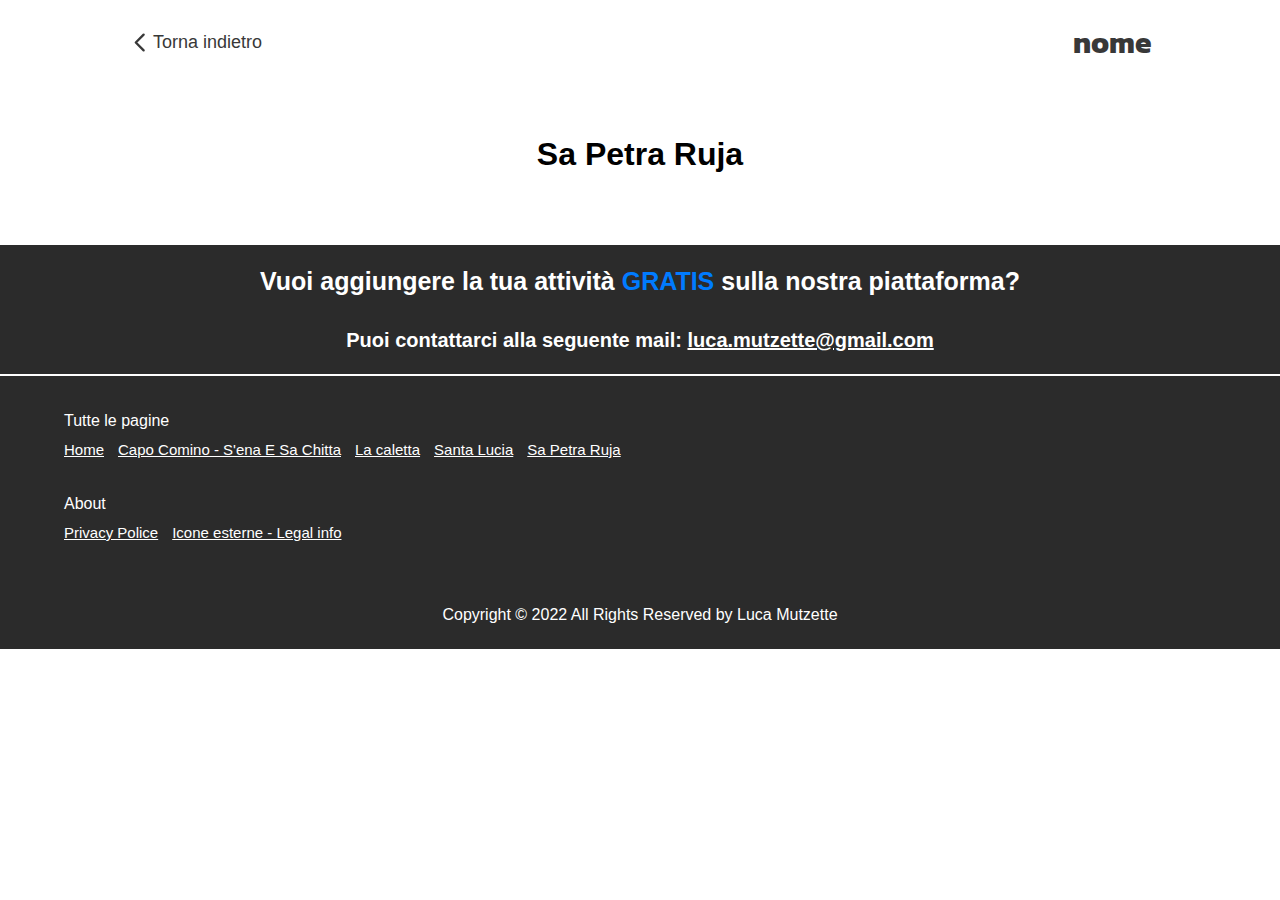
<file: sa-petra-ruja/pagina.html>
<!DOCTYPE html>
<html lang="it">
<head>
    <meta charset="UTF-8">
    <meta http-equiv="X-UA-Compatible" content="IE=edge">
    <meta name="viewport" content="width=device-width, initial-scale=1.0">
    <link rel="stylesheet" href="../style-pagine/tutti.css">
    <link  id="favicon" rel="shortcut icon" href="" type="image/x-icon">
    <link rel="stylesheet" href="../style-pagine/footer.css">
    <title id="title">Titolo</title>
</head>
<body>

    <div class="barra-superiore-t-d">
        <a href="./index.html"><svg xmlns="http://www.w3.org/2000/svg" width="25" height="25" fill="#383838" viewBox="0 0 256 256"><rect width="256" height="256" fill="none"></rect><polyline points="160 208 80 128 160 48" fill="none" stroke="#383838" stroke-linecap="round" stroke-linejoin="round" stroke-width="24"></polyline></svg>  Torna indietro</a>
        <h1 id="h1-nome-pagina">nome</h1>
    </div>
    <div class="container-a">
        <div id="spazio-oggetti-tutti-dormire" class="spazio-oggetti-tutti">
            <div class="spazio-oggetti-tutti-nome-primo"><h1>Sa Petra Ruja</h1></div>
        </div>
        <div id="spazio-oggetti-esterni">
            
        </div>
    </div>
    



    <div class="banner-aggiunta-contatto">
        <h1>Vuoi aggiungere la tua attività <span>GRATIS</span> sulla nostra piattaforma?</h1>
        <h2>Puoi contattarci alla seguente mail: <a href="luca.mutzette@gmail.com">luca.mutzette@gmail.com</a> </h2>
    </div>

    <footer class="footer">
        <div class="footer-pagine footer-dimesioni">
            <h1>Tutte le pagine</h1>
            <div>
                <a href="../index.html">Home</a>
                <a href="../capo-comino/index.html">Capo Comino - S'ena E Sa Chitta</a>
                <a href="../la-caletta/index.html">La caletta</a>
                <a href="../santa-lucia/index.html">Santa Lucia</a>
                <a href="../sa-petra-ruja/index.html">Sa Petra Ruja</a>
            </div>
        </div>
        <div class="footer-info footer-dimesioni">
            <h1>About</h1>
            <div>
                
                <a href="">Privacy Police</a>
                <a href="../legalobject.html">Icone esterne - Legal info</a>
            </div>
        </div>
        <div class="copyrite footer-dimesioni"><span>Copyright &copy; 2022 All Rights Reserved by Luca Mutzette</span></div>
    </footer>

    <script>
        let nomi = ["La Caletta","Santa Lucia", "Capo Comino"];
        let nomiCartelle = ["la-caletta", "santa-lucia", "capo-comino"];
        let distanze = ["1km", "5km", "10km"];
        let posizioni =["../la-caletta/", "../santa-lucia/", "../capo-comino/"];
        let luogoNome = document.getElementById('container-c-title-js');
        let luogoDistanza = document.getElementById('container-c-distance-js');
        let spazio = document.getElementById('spazio-oggetti-tutti-dormire');
        let spazioA = document.getElementById('spazio-oggetti-esterni');
        let titoloPagina = document.getElementById('title');
        const queryString = window.location.search;
        const urlParams = new URLSearchParams(queryString); 
        const tipo = urlParams.get('tipo');
        if(tipo=="dormire"){
            let requestURL = './dormire.json';
            let request = new XMLHttpRequest();
            request.open('GET' ,requestURL);
            request.responseType = 'json';
            request.send();
            request.onload = function(){
                let pagineDormire = request.response;
                document.getElementById('h1-nome-pagina').innerHTML = "Dove dormire?";
                for(let i = 0; i<pagineDormire.length;i++){
                    let value = i + 1;
                    spazio.innerHTML += '<div class="oggetto"><div class="img-ogg-s"><img  class="img-oggetto" src="'+pagineDormire[i].immagini[0]+'" alt=""></div><div class="text-oggetto-s"><div class="text-oggetto"><h1>'+pagineDormire[i].nome+'</h1><h4>'+pagineDormire[i].tipo+'</h4></div></div><div class="oggetto-tasto"><div class="oggetto-tasto-padding"><a href="./pagina-aperta.html?value='+value+'&type=a&esp=n"><h6>Esplora</h6><svg xmlns="http://www.w3.org/2000/svg"  height="25" fill="#000000" viewBox="0 0 256 256"><rect width="256" height="256" fill="none"></rect><line class="color-svg-a" x1="40" y1="128" x2="216" y2="128" fill="none" stroke="#ffffff" stroke-linecap="round" stroke-linejoin="round" stroke-width="24"></line><polyline class="color-svg-a" points="144 56 216 128 144 200" fill="none" stroke="#ffffff" stroke-linecap="round" stroke-linejoin="round" stroke-width="24"></polyline></svg></a></div></div></div>'
                }
            }

            for(let i = 0; i<nomi.length;i++){
                let requestURLA = posizioni[i]+"dormire.json";
                let requestA = new XMLHttpRequest();
                requestA.open('GET' ,requestURLA);
                requestA.responseType = 'json';
                requestA.send();
                requestA.onload = function(){
                    let idOgetti = "container-d-oggetti-"+i;
                    let dati = requestA.response;
                    spazioA.innerHTML += '<div class="container-b"><div class="container-c-title"><h1 id="container-c-title-js">'+nomi[i]+' -</h1><h3 id="container-c-distance-js">&nbsp'+distanze[i]+'</h3></div><div id="'+idOgetti+'" class="spazio-oggetti-tutti"></div></div>'
                    let oggettiEsterni = document.getElementById(idOgetti);
                    for(let a = 0; a<dati.length; a++){
                        let value = a+1;
                        oggettiEsterni.innerHTML += '<div class="oggetto"><div class="img-ogg-s"><img  class="img-oggetto" src="'+posizioni[i]+'dormire/'+value+'.webp" alt=""></div><div class="text-oggetto-s"><div class="text-oggetto"><h1>'+dati[a].nome+'</h1><h4>'+dati[a].tipo+'</h4></div></div><div class="oggetto-tasto"><div class="oggetto-tasto-padding"><a href="../'+nomiCartelle[i]+'/pagina-aperta.html?value='+value+'&type=a&esp=n&back=sa-petra-ruja"><h6>Esplora</h6><svg xmlns="http://www.w3.org/2000/svg"  height="25" fill="#000000" viewBox="0 0 256 256"><rect width="256" height="256" fill="none"></rect><line class="color-svg-a" x1="40" y1="128" x2="216" y2="128" fill="none" stroke="#ffffff" stroke-linecap="round" stroke-linejoin="round" stroke-width="24"></line><polyline class="color-svg-a" points="144 56 216 128 144 200" fill="none" stroke="#ffffff" stroke-linecap="round" stroke-linejoin="round" stroke-width="24"></polyline></svg></a></div></div></div>';
                    }
                }
            }

            
            favicon.href = './dormire/bed.ico'
            titoloPagina.innerHTML = "Dormire";
        }

        if(tipo=="mangiare"){
            let requestURL = './mangiare.json';
            let request = new XMLHttpRequest();
            request.open('GET' ,requestURL);
            request.responseType = 'json';
            request.send();
            request.onload = function(){
                let pagineMangiare = request.response;
                document.getElementById('h1-nome-pagina').innerHTML = "Dove mangiare?";
                for(let i = 0; i<pagineMangiare.length;i++){
                    spazio.innerHTML += '<div class="oggetto"><div class="img-ogg-s"><img  class="img-oggetto" src="'+pagineMangiare[i].immagini[0]+'" alt=""></div><div class="text-oggetto-s"><div class="text-oggetto"><h1>'+pagineMangiare[i].nome+'</h1><h4>'+pagineMangiare[i].tipo+'</h4></div></div><div class="oggetto-tasto"><div class="oggetto-tasto-padding"><a href="'+pagineMangiare[i].link+'" target="_blank"><h6>Esplora</h6><svg xmlns="http://www.w3.org/2000/svg"  height="25" fill="#000000" viewBox="0 0 256 256"><rect width="256" height="256" fill="none"></rect><line class="color-svg-a" x1="40" y1="128" x2="216" y2="128" fill="none" stroke="#ffffff" stroke-linecap="round" stroke-linejoin="round" stroke-width="24"></line><polyline class="color-svg-a" points="144 56 216 128 144 200" fill="none" stroke="#ffffff" stroke-linecap="round" stroke-linejoin="round" stroke-width="24"></polyline></svg></a></div></div></div>'
                }
            }



            for(let i = 0; i<nomi.length;i++){
                let requestURLA = posizioni[i]+"mangiare.json";
                let requestA = new XMLHttpRequest();
                requestA.open('GET' ,requestURLA);
                requestA.responseType = 'json';
                requestA.send();
                requestA.onload = function(){
                    let idOgetti = "container-d-oggetti-"+i;
                    let dati = requestA.response;
                    spazioA.innerHTML += '<div class="container-b"><div class="container-c-title"><h1 id="container-c-title-js">'+nomi[i]+' -</h1><h3 id="container-c-distance-js">&nbsp'+distanze[i]+'</h3></div><div id="'+idOgetti+'" class="spazio-oggetti-tutti"></div></div>'
                    let oggettiEsterni = document.getElementById(idOgetti);
                    for(let a = 0; a<dati.length; a++){
                        let value = a+1;
                        oggettiEsterni.innerHTML += '<div class="oggetto"><div class="img-ogg-s"><img  class="img-oggetto" src="'+posizioni[i]+'mangiare/ristorante-'+nomiCartelle[i]+'-'+value+'.webp" alt=""></div><div class="text-oggetto-s"><div class="text-oggetto"><h1>'+dati[a].nome+'</h1><h4>'+dati[a].tipo+'</h4></div></div><div class="oggetto-tasto"><div class="oggetto-tasto-padding"><a href="'+dati[a].link+'" target="_blank"><h6>Esplora</h6><svg xmlns="http://www.w3.org/2000/svg"  height="25" fill="#000000" viewBox="0 0 256 256"><rect width="256" height="256" fill="none"></rect><line class="color-svg-a" x1="40" y1="128" x2="216" y2="128" fill="none" stroke="#ffffff" stroke-linecap="round" stroke-linejoin="round" stroke-width="24"></line><polyline class="color-svg-a" points="144 56 216 128 144 200" fill="none" stroke="#ffffff" stroke-linecap="round" stroke-linejoin="round" stroke-width="24"></polyline></svg></a></div></div></div>';
                    }
                }
            }



            favicon.href = './mangiare/eat.ico'
            titoloPagina.innerHTML = "Mangiare";
        }

    </script>


</body>
</html>
</file>
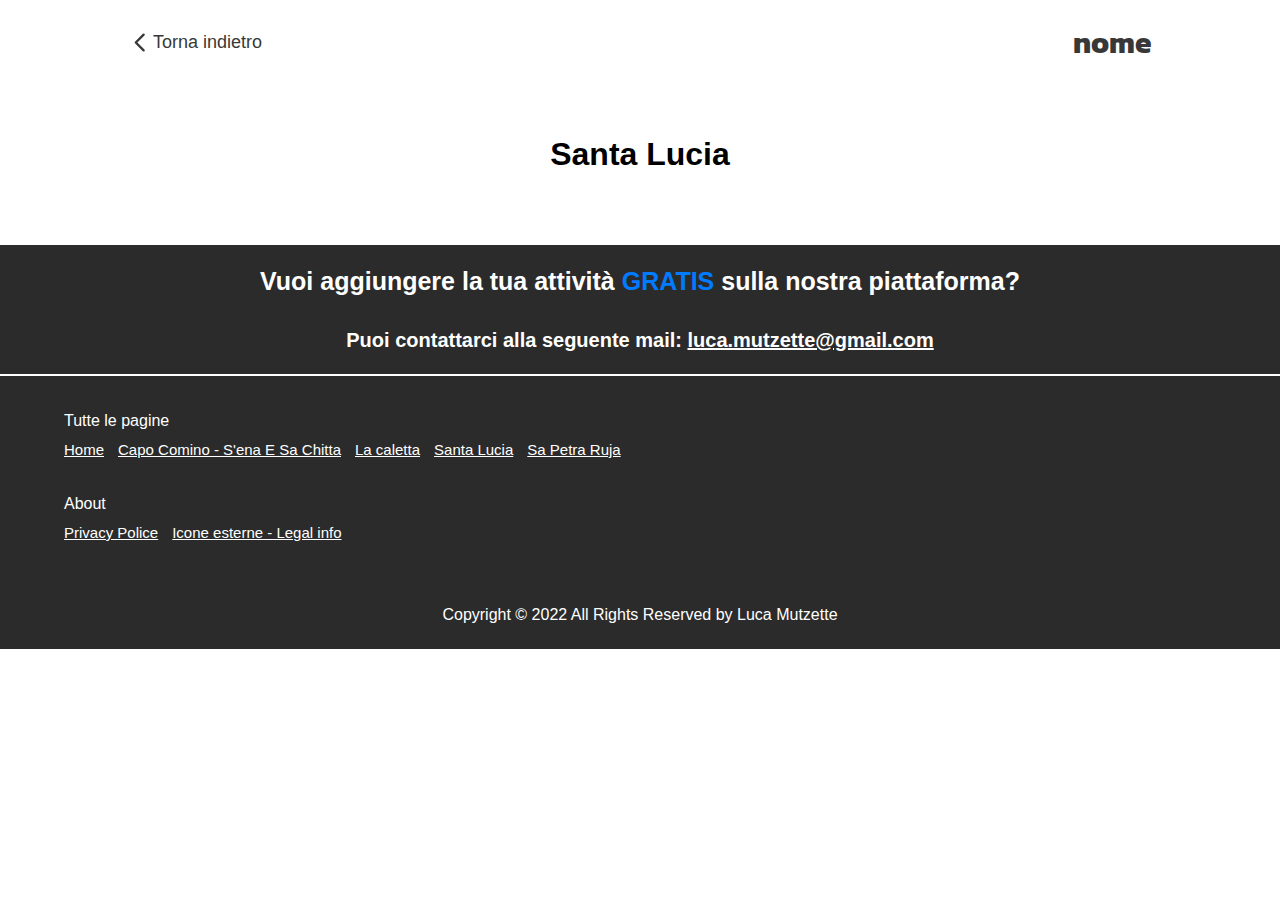
<file: santa-lucia/pagina.html>
<!DOCTYPE html>
<html lang="it">
<head>
    <meta charset="UTF-8">
    <meta http-equiv="X-UA-Compatible" content="IE=edge">
    <meta name="viewport" content="width=device-width, initial-scale=1.0">
    <link rel="stylesheet" href="../style-pagine/tutti.css">
    <link  id="favicon" rel="shortcut icon" href="" type="image/x-icon">
    <link rel="stylesheet" href="../style-pagine/footer.css">
    <title id="title">Titolo</title>
</head>
<body>

    <div class="barra-superiore-t-d">
        <a href="./index.html"><svg xmlns="http://www.w3.org/2000/svg" width="25" height="25" fill="#383838" viewBox="0 0 256 256"><rect width="256" height="256" fill="none"></rect><polyline points="160 208 80 128 160 48" fill="none" stroke="#383838" stroke-linecap="round" stroke-linejoin="round" stroke-width="24"></polyline></svg>  Torna indietro</a>
        <h1 id="h1-nome-pagina">nome</h1>
    </div>
    <div class="container-a">
        <div id="spazio-oggetti-tutti-dormire" class="spazio-oggetti-tutti">
            <div class="spazio-oggetti-tutti-nome-primo"><h1>Santa Lucia</h1></div>
        </div>
        <div id="spazio-oggetti-esterni">
            
        </div>
    </div>
    



    <div class="banner-aggiunta-contatto">
        <h1>Vuoi aggiungere la tua attività <span>GRATIS</span> sulla nostra piattaforma?</h1>
        <h2>Puoi contattarci alla seguente mail: <a href="luca.mutzette@gmail.com">luca.mutzette@gmail.com</a> </h2>
    </div>

    <footer class="footer">
        <div class="footer-pagine footer-dimesioni">
            <h1>Tutte le pagine</h1>
            <div>
                <a href="../index.html">Home</a>
                <a href="../capo-comino/index.html">Capo Comino - S'ena E Sa Chitta</a>
                <a href="../la-caletta/index.html">La caletta</a>
                <a href="../santa-lucia/index.html">Santa Lucia</a>
                <a href="../sa-petra-ruja/index.html">Sa Petra Ruja</a>
            </div>
        </div>
        <div class="footer-info footer-dimesioni">
            <h1>About</h1>
            <div>
                
                <a href="">Privacy Police</a>
                <a href="../legalobject.html">Icone esterne - Legal info</a>
            </div>
        </div>
        <div class="copyrite footer-dimesioni"><span>Copyright &copy; 2022 All Rights Reserved by Luca Mutzette</span></div>
    </footer>

    <script>
        let nomi = ["Sa Petra Ruja","La Caletta", "Capo Comino"];
        let nomiCartelle = ["sa-petra-ruja", "la-caletta", "capo-comino"];
        let distanze = ["2km", "3km", "4km"];
        let posizioni =["../sa-petra-ruja/", "../la-caletta/", "../capo-comino/"];
        let luogoNome = document.getElementById('container-c-title-js');
        let luogoDistanza = document.getElementById('container-c-distance-js');
        let spazio = document.getElementById('spazio-oggetti-tutti-dormire');
        let spazioA = document.getElementById('spazio-oggetti-esterni');
        let titoloPagina = document.getElementById('title');
        const queryString = window.location.search;
        const urlParams = new URLSearchParams(queryString); 
        const tipo = urlParams.get('tipo');
        if(tipo=="dormire"){
            let requestURL = './dormire.json';
            let request = new XMLHttpRequest();
            request.open('GET' ,requestURL);
            request.responseType = 'json';
            request.send();
            request.onload = function(){
                let pagineDormire = request.response;
                document.getElementById('h1-nome-pagina').innerHTML = "Dove dormire?";
                for(let i = 0; i<pagineDormire.length;i++){
                    let value = i + 1;
                    spazio.innerHTML += '<div class="oggetto"><div class="img-ogg-s"><img  class="img-oggetto" src="'+pagineDormire[i].immagini[0]+'" alt=""></div><div class="text-oggetto-s"><div class="text-oggetto"><h1>'+pagineDormire[i].nome+'</h1><h4>'+pagineDormire[i].tipo+'</h4></div></div><div class="oggetto-tasto"><div class="oggetto-tasto-padding"><a href="./pagina-aperta.html?value='+value+'&type=a&esp=n"><h6>Esplora</h6><svg xmlns="http://www.w3.org/2000/svg"  height="25" fill="#000000" viewBox="0 0 256 256"><rect width="256" height="256" fill="none"></rect><line class="color-svg-a" x1="40" y1="128" x2="216" y2="128" fill="none" stroke="#ffffff" stroke-linecap="round" stroke-linejoin="round" stroke-width="24"></line><polyline class="color-svg-a" points="144 56 216 128 144 200" fill="none" stroke="#ffffff" stroke-linecap="round" stroke-linejoin="round" stroke-width="24"></polyline></svg></a></div></div></div>'
                }
            }

            for(let i = 0; i<nomi.length;i++){
                let requestURLA = posizioni[i]+"dormire.json";
                let requestA = new XMLHttpRequest();
                requestA.open('GET' ,requestURLA);
                requestA.responseType = 'json';
                requestA.send();
                requestA.onload = function(){
                    let idOgetti = "container-d-oggetti-"+i;
                    let dati = requestA.response;
                    spazioA.innerHTML += '<div class="container-b"><div class="container-c-title"><h1 id="container-c-title-js">'+nomi[i]+' -</h1><h3 id="container-c-distance-js">&nbsp'+distanze[i]+'</h3></div><div id="'+idOgetti+'" class="spazio-oggetti-tutti"></div></div>'
                    let oggettiEsterni = document.getElementById(idOgetti);
                    for(let a = 0; a<dati.length; a++){
                        let value = a+1;
                        oggettiEsterni.innerHTML += '<div class="oggetto"><div class="img-ogg-s"><img  class="img-oggetto" src="'+posizioni[i]+'dormire/'+value+'.webp" alt=""></div><div class="text-oggetto-s"><div class="text-oggetto"><h1>'+dati[a].nome+'</h1><h4>'+dati[a].tipo+'</h4></div></div><div class="oggetto-tasto"><div class="oggetto-tasto-padding"><a href="../'+nomiCartelle[i]+'/pagina-aperta.html?value='+value+'&type=a&esp=n&back=santa-lucia"><h6>Esplora</h6><svg xmlns="http://www.w3.org/2000/svg"  height="25" fill="#000000" viewBox="0 0 256 256"><rect width="256" height="256" fill="none"></rect><line class="color-svg-a" x1="40" y1="128" x2="216" y2="128" fill="none" stroke="#ffffff" stroke-linecap="round" stroke-linejoin="round" stroke-width="24"></line><polyline class="color-svg-a" points="144 56 216 128 144 200" fill="none" stroke="#ffffff" stroke-linecap="round" stroke-linejoin="round" stroke-width="24"></polyline></svg></a></div></div></div>';
                    }
                }
            }

            
            favicon.href = './dormire/bed.ico'
            titoloPagina.innerHTML = "Dormire";
        }

        if(tipo=="mangiare"){
            let requestURL = './mangiare.json';
            let request = new XMLHttpRequest();
            request.open('GET' ,requestURL);
            request.responseType = 'json';
            request.send();
            request.onload = function(){
                let pagineMangiare = request.response;
                document.getElementById('h1-nome-pagina').innerHTML = "Dove mangiare?";
                for(let i = 0; i<pagineMangiare.length;i++){
                    spazio.innerHTML += '<div class="oggetto"><div class="img-ogg-s"><img  class="img-oggetto" src="'+pagineMangiare[i].immagini[0]+'" alt=""></div><div class="text-oggetto-s"><div class="text-oggetto"><h1>'+pagineMangiare[i].nome+'</h1><h4>'+pagineMangiare[i].tipo+'</h4></div></div><div class="oggetto-tasto"><div class="oggetto-tasto-padding"><a href="'+pagineMangiare[i].link+'" target="_blank"><h6>Esplora</h6><svg xmlns="http://www.w3.org/2000/svg"  height="25" fill="#000000" viewBox="0 0 256 256"><rect width="256" height="256" fill="none"></rect><line class="color-svg-a" x1="40" y1="128" x2="216" y2="128" fill="none" stroke="#ffffff" stroke-linecap="round" stroke-linejoin="round" stroke-width="24"></line><polyline class="color-svg-a" points="144 56 216 128 144 200" fill="none" stroke="#ffffff" stroke-linecap="round" stroke-linejoin="round" stroke-width="24"></polyline></svg></a></div></div></div>'
                }
            }



            for(let i = 0; i<nomi.length;i++){
                let requestURLA = posizioni[i]+"mangiare.json";
                let requestA = new XMLHttpRequest();
                requestA.open('GET' ,requestURLA);
                requestA.responseType = 'json';
                requestA.send();
                requestA.onload = function(){
                    let idOgetti = "container-d-oggetti-"+i;
                    let dati = requestA.response;
                    spazioA.innerHTML += '<div class="container-b"><div class="container-c-title"><h1 id="container-c-title-js">'+nomi[i]+' -</h1><h3 id="container-c-distance-js">&nbsp'+distanze[i]+'</h3></div><div id="'+idOgetti+'" class="spazio-oggetti-tutti"></div></div>'
                    let oggettiEsterni = document.getElementById(idOgetti);
                    for(let a = 0; a<dati.length; a++){
                        let value = a+1;
                        oggettiEsterni.innerHTML += '<div class="oggetto"><div class="img-ogg-s"><img  class="img-oggetto" src="'+posizioni[i]+'mangiare/ristorante-'+nomiCartelle[i]+'-'+value+'.webp" alt=""></div><div class="text-oggetto-s"><div class="text-oggetto"><h1>'+dati[a].nome+'</h1><h4>'+dati[a].tipo+'</h4></div></div><div class="oggetto-tasto"><div class="oggetto-tasto-padding"><a href="'+dati[a].link+'" target="_blank"><h6>Esplora</h6><svg xmlns="http://www.w3.org/2000/svg"  height="25" fill="#000000" viewBox="0 0 256 256"><rect width="256" height="256" fill="none"></rect><line class="color-svg-a" x1="40" y1="128" x2="216" y2="128" fill="none" stroke="#ffffff" stroke-linecap="round" stroke-linejoin="round" stroke-width="24"></line><polyline class="color-svg-a" points="144 56 216 128 144 200" fill="none" stroke="#ffffff" stroke-linecap="round" stroke-linejoin="round" stroke-width="24"></polyline></svg></a></div></div></div>';
                    }
                }
            }



            favicon.href = './mangiare/eat.ico'
            titoloPagina.innerHTML = "Mangiare";
        }

    </script>


</body>
</html>
</file>
<file: style.css>
body{
    margin: 0;
}


.centro{
    width: 100%;
    position: relative;
    display: flex;
    justify-content: center;
    background-color: white;
}


.centro-padding{
    width: 70%;
}

.page-1{
    position: relative;
    width: 100%;
    height: 70vh;
    background-color: black;
    left: 0;
    z-index: 101;
}

.blocco-testo {
    position: absolute;
    width: 80%;
    left: 10%;
    height: 100%;
    z-index: 98;
}

.title-web-site {
    width: 100%;
    height: 50%;
    position: absolute;
    top: 25%;
    z-index: 99;
    color: white;
    text-align: center;
    justify-content: center;
    display: flex;
    flex-direction: column;
}

.titolo{
    font-size: 275%;
    font-family: 'Montserrat', sans-serif;
    font-weight: 400;
}


.blocco_scroll{
    position: absolute;
    width: 100%;
    bottom: 5%;
    height: auto;
    z-index: 100;
    display: flex;
    justify-content: center;
}

.freccia.animate__animated {
    animation-duration: 5s;
    animation-iteration-count: infinite;
}
#img-home-1{
    position: absolute;
    object-fit: cover;
    width: 100%;
    height: 100%;
    z-index: 97;
    opacity: 40%;
}

.barra-superiore{
    width: 100%;
    position: relative;
    background-color: #2b2b2b;
}

.barra-superiore-padding {
    height: 99%;
    display: flex;
    align-items: center;
    justify-content: space-between;
    padding: 0.5% 0;
    width: 95%;
    position: relative;
    left: 2.5%;
}


#nav-bar{
    width: 50%;
    right: 0;
    display: flex;
    justify-content: end;
    align-items: center;
    position: relative;
    padding: 15px 0;
}

.nav-bar-item{
    text-decoration: none;
    font-size: 12.5px;
    color: white;
    font-family: 'Source Sans Pro', sans-serif;
    font-weight: 600;
    padding: 10px;
}

.nav-bar-item:hover{
    color: rgb(0, 119, 255);
}


.main-spiaggie{
    width: 100%;
    position: relative;
    margin-top: 5%;
}


.oggetti{
    display: flex;
    justify-content: space-between;
    flex-wrap: wrap;
}

.oggetto{
    width: 49%;
    min-width: 150px;
    box-shadow: 0 4px 10px 0 rgba(0,0,0,0.2),0 4px 20px 0 rgba(0,0,0,0.19);
    margin: 0 0 20px 0;
    background-color: white;
}

.oggetto-img-spiaggia{
    width: 100%;
    height: 200px;
}

.oggetto-img-spiaggia img{
    object-fit: cover;
}

.oggetto-info-spiaggia{
    width: 100%;
}

.oggetto-info-spiaggia-padding{
    margin: 5%;
    padding-bottom: 5%;
}

.oggetto-nome{
    height: 70px;
    display: flex;
    align-items: center;
}

.oggetto-nome h1{
    font-size: 1.2em;
    margin-block-start: 0;
    margin-block-end: 0;
    font-family: 'Poppins', sans-serif;
    font-weight: 600;
    color: rgb(44, 44, 44);
}

.oggetto-descrizione-info{
    width: 100%;
    height: 75px;
    position: relative;
    margin: 15px 0 30px 0 ;
    display: flex;
    flex-direction: column;
    justify-content: space-between;
}

.oggetto-descrizione{
    width: 100%;
    min-height: 50px;
}

.oggetto-descrizione p{
    font-size: 16px;
    font-family: 'Source Sans Pro', sans-serif; 
    margin-block-start: 0;
    margin-block-end: 0;
    text-align: justify;
    color: rgb(44, 44, 44);

}

.oggetto-info{
    width: 100%;
    min-height: 20%;
    display: flex;
    flex-direction: row;
    align-items: center;
    justify-content: space-between;
    margin: 10px 0;
}

.oggetto-info p{
    margin-block-start: 0;
    margin-block-end: 0;
    display: flex;
    align-items: center;
    font-family: 'Source Sans Pro', sans-serif;
    font-weight: 600;
    color: rgb(44, 44, 44);
}

.oggetto-tasto{
    width: 100%;
    height: 20%;
    position: relative;
}

.oggetto-tasto-padding{
    width: 100%;
    height: 100%;
    display: flex;
    align-items: center;
}

.oggetto-tasto-padding a{
    width: 100%;
    display: flex;
    justify-content: space-evenly;
    align-items: center;
    height: 60px;
    background-color: #007bff;
    color: white;
    border: none;
    text-decoration: none;
}

.oggetto-tasto-padding a:hover{
    background-color: #0052aa;
}

.oggetto-tasto-padding a h6{
    font-size:20px;
    margin-block-start: 0;
    margin-block-end: 0;
    font-family: 'Cairo', sans-serif;
}


.color-svg-a{
    stroke: white;
}

.footer{
    width: 100%;
    display: flex;
    flex-direction: column;
    background-color: #2b2b2b;
}

.footer-dimesioni{
    width: 90%;
    padding: 2% 5% 0 5%;
}

.footer-dimesioni h1{
    color: white;
    font-family:'Franklin Gothic Medium', 'Arial Narrow', Arial, sans-serif;
    font-weight: 200;
    font-size: 30px;
}

.footer-dimesioni div a{
    color: white;
    padding: 0 10px 0 0;
    font-size: 15px;
    font-family: 'Source Sans Pro', sans-serif;
}


.footer-dimesioni a:hover{
    color: #007bff;
}


.footer-dimesioni span{
    color: white;
    font-family: 'Source Sans Pro', sans-serif;
}

.copyrite{
    padding: 5% 0 2% 0;
    display: flex;
    align-items: center;
    justify-content: center;
    width: 100%;
}



@media (max-width: 1100px) {
    .oggetto{
        width: 48%;
        min-width: 150px;
    }

    .oggetto-nome h1{
        font-size: 1.3em;
    }
}

@media (max-width: 960px) and (min-width: 400px) {
    .oggetto{
        width: 40%;
    }


    .oggetti{
        justify-content: space-evenly;
    }

    .centro-padding{
        width: 100%;
        padding: 0;
    }

    .oggetto-nome h1{
        font-size: 1.5em;
    }

    .nav-bar-item{
        font-size: 13px;
    }

    .blocco-immagine-home h1{
        font-size: 25px;
    }
}

@media (max-width: 600px) {
    .oggetto{
        width: 80%;
        margin: 0 2.5% 15px 2.5%;
    }

    .oggetti{
        justify-content: center;
    }

    .nome-pagina{
        display: flex;
        justify-content: center;
    }

    .nome-pagina h1{
        font-size:30px;
        text-align: center;
    }

    .barra-superiore-padding{
        flex-direction: column;
        align-items: center;
    }

    .oggetto-nome h1{
        font-size: 1.2em;
    }


    .pubblicita-mobile{
        width: 100%;
        position: relative;
        height: 10vh;
        background-color: aliceblue;
        margin-bottom: 15px;
    }

    .nav-bar-item{
        font-size: 12px;
    }

    
    .oggetto-img-spiaggia{
        height: 150px;
    }

    .oggetto-tasto-padding a{
        height: 45px;
    }

    .oggetto-descrizione-info{
        height: 55px;
    }

    .oggetto-nome{
        height: 45px;
    }

    .oggetto-info-spiaggia-padding{
        margin-bottom: 0;
    }

    .oggetto-info{
        margin: 0;
    }

    #nav-bar{
        width: 100%;
        justify-content: space-around;
    }

    .blocco-immagine-home h1{
        font-size: 30px;
    }

    .blocco-immagine-home{
        height: 50vh;
    }

    .centro-padding{
        width: 100%;
    }
}
</file>
<file: style-pagine/bootsc.css>
body {
    margin: 0;
    font-family: -apple-system,BlinkMacSystemFont,"Segoe UI",Roboto,"Helvetica Neue",Arial,sans-serif,"Apple Color Emoji","Segoe UI Emoji","Segoe UI Symbol";
    font-size: 1rem;
    font-weight: 400;
    line-height: 1.5;
    color: #212529;
    text-align: left;
    background-color: #fff;
}

:root {
    --blue: #007bff;
    --indigo: #6610f2;
    --purple: #6f42c1;
    --pink: #e83e8c;
    --red: #dc3545;
    --orange: #fd7e14;
    --yellow: #ffc107;
    --green: #28a745;
    --teal: #20c997;
    --cyan: #17a2b8;
    --white: #fff;
    --gray: #6c757d;
    --gray-dark: #343a40;
    --primary: #007bff;
    --secondary: #6c757d;
    --success: #28a745;
    --info: #17a2b8;
    --warning: #ffc107;
    --danger: #dc3545;
    --light: #f8f9fa;
    --dark: #343a40;
    --breakpoint-xs: 0;
    --breakpoint-sm: 576px;
    --breakpoint-md: 768px;
    --breakpoint-lg: 992px;
    --breakpoint-xl: 1200px;
    --font-family-sans-serif: -apple-system,BlinkMacSystemFont,"Segoe UI",Roboto,"Helvetica Neue",Arial,sans-serif,"Apple Color Emoji","Segoe UI Emoji","Segoe UI Symbol";
    --font-family-monospace: SFMono-Regular,Menlo,Monaco,Consolas,"Liberation Mono","Courier New",monospace;
}


html {
    font-family: sans-serif;
    line-height: 1.15;
    -webkit-text-size-adjust: 100%;
    -ms-text-size-adjust: 100%;
    -ms-overflow-style: scrollbar;
    -webkit-tap-highlight-color: transparent;
}

.carousel {
    position: relative;
}


.carousel-indicators {
    position: absolute;
    right: 0;
    bottom: 10px;
    left: 0;
    z-index: 15;
    display: -webkit-box;
    display: -ms-flexbox;
    display: flex;
    -webkit-box-pack: center;
    -ms-flex-pack: center;
    justify-content: center;
    padding-left: 0;
    margin-right: 15%;
    margin-left: 15%;
    list-style: none;
}

dl, ol, ul {
    margin-top: 0;
    margin-bottom: 1rem;
}

.carousel-indicators li {
    position: relative;
    -webkit-box-flex: 0;
    -ms-flex: 0 1 auto;
    flex: 0 1 auto;
    width: 30px;
    height: 3px;
    margin-right: 3px;
    margin-left: 3px;
    text-indent: -999px;
    background-color: rgba(255,255,255,.5);
}

.carousel-indicators .active {
    background-color: #fff;
}

.carousel-indicators li::before {
    position: absolute;
    top: -10px;
    left: 0;
    display: inline-block;
    width: 100%;
    height: 10px;
    content: "";
}

.carousel-indicators li::after {
    position: absolute;
    bottom: -10px;
    left: 0;
    display: inline-block;
    width: 100%;
    height: 10px;
    content: "";
}

.carousel-inner {
    position: relative;
    width: 100%;
    overflow: hidden;
    
}

.carousel-item {
    position: relative;
    display: none;
    -webkit-box-align: center;
    -ms-flex-align: center;
    align-items: center;
    width: 100%;
    transition: -webkit-transform .6s ease;
    transition: transform .6s ease;
    transition: transform .6s ease,-webkit-transform .6s ease;
    -webkit-backface-visibility: hidden;
    backface-visibility: hidden;
    -webkit-perspective: 1000px;
    perspective: 1000px;
}

.d-block {
    display: block!important;
}

img {
    vertical-align: middle;
    border-style: none;
}

.carousel-item-next, .carousel-item-prev, .carousel-item.active {
    display: block;
}

.carousel-control-prev {
    left: 0;
}
.carousel-control-next, .carousel-control-prev {
    position: absolute;
    top: 0;
    bottom: 0;
    display: -webkit-box;
    display: -ms-flexbox;
    display: flex;
    -webkit-box-align: center;
    -ms-flex-align: center;
    align-items: center;
    -webkit-box-pack: center;
    -ms-flex-pack: center;
    justify-content: center;
    width: 15%;
    color: #fff;
    text-align: center;
    opacity: .5;
    
}


.carousel-control-prev-icon {
    background-image: url("data:image/svg+xml;charset=utf8,%3Csvg xmlns='http://www.w3.org/2000/svg' fill='%23fff' viewBox='0 0 8 8'%3E%3Cpath d='M5.25 0l-4 4 4 4 1.5-1.5-2.5-2.5 2.5-2.5-1.5-1.5z'/%3E%3C/svg%3E");
}

.carousel-control-next-icon, .carousel-control-prev-icon {
    display: inline-block;
    width: 20px;
    height: 20px;
    background: transparent no-repeat center center;
    background-size: 100% 100%;
}

.sr-only {
    position: absolute;
    width: 1px;
    height: 1px;
    padding: 0;
    overflow: hidden;
    clip: rect(0,0,0,0);
    white-space: nowrap;
    -webkit-clip-path: inset(50%);
    clip-path: inset(50%);
    border: 0;
}

.carousel-control-next {
    right: 0;
}

.carousel-control-next-icon {
    background-image: url("data:image/svg+xml;charset=utf8,%3Csvg xmlns='http://www.w3.org/2000/svg' fill='%23fff' viewBox='0 0 8 8'%3E%3Cpath d='M2.75 0l-1.5 1.5 2.5 2.5-2.5 2.5 1.5 1.5 4-4-4-4z'/%3E%3C/svg%3E");
}



.list-group {
    display: -webkit-box;
    display: -ms-flexbox;
    display: flex;
    -webkit-box-orient: vertical;
    -webkit-box-direction: normal;
    -ms-flex-direction: column;
    flex-direction: column;
    padding-left: 0;
    margin-bottom: 0;
}

.list-group-item.active {
    z-index: 2;
    color: #fff;
    background-color: #007bff;
    border-color: #007bff;
}

.list-group-item.active {
    z-index: 2;
    color: #fff;
    background-color: #007bff;
    border-color: #007bff;
}

.list-group-item-action {
    color: #495057;
    text-align: inherit;
}


svg:not(:root) {
    overflow: hidden;
}

a {
    color: #007bff;
    text-decoration: none;
    background-color: transparent;
    -webkit-text-decoration-skip: objects;
}


*, ::after, ::before {
}
</file>
<file: style-pagine/footer.css>
.footer{
    width: 100%;
    height: auto;
    bottom: 0;
    display: flex;
    flex-direction: column;
    background-color: #2b2b2b;
    z-index: 105;
    position: relative;
}

.footer-dimesioni{
    width: 90%;
    padding: 2% 5% 0 5%;
}

.footer-dimesioni h1{
    color: white;
    font-family:'Franklin Gothic Medium', 'Arial Narrow', Arial, sans-serif;
    font-weight: 200;
    font-size: 16px;
}

.footer-dimesioni div a{
    color: white;
    padding: 0 10px 0 0;
    font-size: 15px;
    font-family: 'Source Sans Pro', sans-serif;
    text-decoration: underline;
}


.footer-dimesioni a:hover{
    color: #007bff;
}


.footer-dimesioni span{
    color: white;
    font-family: 'Source Sans Pro', sans-serif;
}

.copyrite{
    padding: 5% 0 2% 0;
    display: flex;
    align-items: center;
    justify-content: center;
    width: 100%;
}
</file>
<file: style-pagine/pagina-aperta.css>
body{
    margin: 0;
}

h1,h4{
    margin: 0;
}

#pagina-per-i-luoghi{
    width: 100%;
    background-color: white;
}

.pubblicita-p-a{
    width: 10%;
    position: absolute;
    height: 100vh;
}


#pubblicita-p-a-1{
    right: 0;
}

#main-p-a{
    left: 10%;
    width: 76%;
    padding: 0 2%;
    position: relative;
    display: flex;
    flex-wrap: wrap;
    justify-content: space-between;
}

.lv-1-p-a{
    position: relative;
    height: 10vh;
    display: flex;
    align-items: center;
    margin-top: 1%;
    z-index: 109;
}

#nome-p-a{
    width: 70%;
}

#chiudi-p-a{
    width: 30%;
}


#nome-p-a h1{
    margin-left: 4%;
    font-family: -apple-system,BlinkMacSystemFont,"Segoe UI",Roboto,"Helvetica Neue",Arial,sans-serif,"Apple Color Emoji","Segoe UI Emoji","Segoe UI Symbol";
}

#chiudi-p-a{
    justify-content: flex-end;
}

#chiudi-p-a a{
    padding: 20px;
    margin-right: 2%;
    display: flex;
    align-items: center;
    cursor: context-menu;
    font-family: -apple-system,BlinkMacSystemFont,"Segoe UI",Roboto,"Helvetica Neue",Arial,sans-serif,"Apple Color Emoji","Segoe UI Emoji","Segoe UI Symbol";
    text-decoration: none;
}

#chiudi-p-a a:hover{
    background-color: #e60000;
    border-radius: 20px;
    padding: 5px 20px;
}

#chiudi-p-a a:hover  #chiudi-p-a-hover{
    color: white;
}
#chiudi-p-a a:hover  #chiudi-p-a-svg-hover>line{
    stroke: white;
}

#chiudi-p-a a h4{
    color: #e60000;
    font-family: -apple-system,BlinkMacSystemFont,"Segoe UI",Roboto,"Helvetica Neue",Arial,sans-serif,"Apple Color Emoji","Segoe UI Emoji","Segoe UI Symbol";
}

.lv-2-p-a{
    position: relative;
    height: 60vh;
}



#mappa-p-a{
    width: 60%;
    margin: 2% 0;
    height: auto;
    min-height: 40vh;
}

#mappa-p-a div{
    width: 100%;
    display: flex;

}


.lv-3-p-a{
    position: relative;
    width: 50%;
}



#descrizione-p-a{
    width: 37%;
    margin: 3% 0;
}

#descrizione-p-a div h1{
    font-family: system-ui, -apple-system, BlinkMacSystemFont, 'Segoe UI', Roboto, Oxygen, Ubuntu, Cantarell, 'Open Sans', 'Helvetica Neue', sans-serif;
}


#descrizione-p-a div p{
    font-size: 13px;
    word-wrap: break-word;
    text-align: justify;
    font-family: sans-serif;
    color: black;
}

#descrizione-p-a div{
    padding: 10%;
    background-color: #f3f3f3;
    margin: 0;
    border-radius: 15px;
}



.lv-4-p-a{
    position: relative;
    height: 50vh;
}



#contatti-p-a{
    width: 100%;
    height: auto;
}

#contatti-p-a div{
    padding: 1% 3%;
    background-color: #f3f3f3;
    margin: 1% 0 4% 0;
    border-radius: 15px;
}

#contatti-p-a div h1{
    font-family: system-ui, -apple-system, BlinkMacSystemFont, 'Segoe UI', Roboto, Oxygen, Ubuntu, Cantarell, 'Open Sans', 'Helvetica Neue', sans-serif;
}

#contatti-p-a div p{
    display: flex;
    align-items: center;
    font-family: sans-serif;
}

#contatti-p-a div p a{
    text-decoration: none;
    color: black;
    font-size: 18px;
    display: flex;
    align-items: center;
    font-family: sans-serif;
}

#contatti-p-a div p a:hover{
    font-weight: 800;
}



.mappa-js-edit{
    width: 100%;
    height: 100%;
}

#foto-p-a{
    width: 100%;
    position: relative;
    display: flex;
    justify-content: space-between;
    height: auto;
    flex-wrap: wrap;
}

.foto-p-a-edit{
    max-width: 45%;
    min-width: 300px;
    height: 30vh;
    margin-bottom: 10px;
}

.foto-p-a-edit img{
    width: 100%;
    height: 100%;
    object-fit: cover;
}





@media (max-width: 850px) {
    .pubblicita-p-a{
        display: none;
        width: 0;
        height: 0;
    }

    #main-p-a{
        left: 0;
        width: 96%;
        padding: 0 2%;
        position: relative;
        display: flex;
        flex-wrap: wrap;
        justify-content: space-between;
    }

    #galleria-p-a{
        width: 100%;
        background-color: bisque;
    }

    #mappa-p-a{
        width: 100%;
    }

    #mappa-p-a div{
        flex-direction: column;
    }

    #mappa-p-a div iframe{
        width: 100%;
    }

    .lv-3-p-a{
        position: relative;
        width: 100%;
    }

    #descrizione-p-a{
        width: 96%;
    }

    #contatti-p-a{
        width: 96%;
    }


}
</file>
<file: style-pagine/tutti.css>
@import url('https://fonts.googleapis.com/css2?family=Kanit:wght@100;200;300;400;500;600;700;800;900&display=swap');
@import url('https://fonts.googleapis.com/css2?family=Open+Sans:wght@300;400;500;600;700;800&display=swap');
@import url('https://fonts.googleapis.com/css2?family=Montserrat:wght@100;200;300;400;500;600;700;800;900&family=Open+Sans:wght@400;500;600;700;800&display=swap');
@import url('https://fonts.googleapis.com/css2?family=Noto+Sans+Ethiopic:wght@100;200;300;400;500;600;700;800&display=swap');

body{
    margin: 0;
}

.container-a{
    width: 75%;
    position: relative;
    left: 12.5%;
}

.barra-superiore-t-d{
    width: 80%;
    left: 10%;
    padding: 20px 0;
    position: relative;
    display: flex;
    justify-content: space-between;
    align-items: center;
    margin-bottom: 30px;
}

.barra-superiore-t-d a{
    display: flex;
    align-items: center;
    color: #383838;
    text-decoration: none;
    font-size: 18px;
    font-family: 'Segoe UI', Tahoma, Geneva, Verdana, sans-serif;
    font-weight: 400;
}

.barra-superiore-t-d a:hover{
    font-weight: 600;
}

.barra-superiore-t-d h1{
    color: #383838;
    margin: 0;
    font-family: 'Kanit', sans-serif;
    font-size: 30px;
}

.spazio-oggetti-tutti{
    display: flex;
    flex-wrap: wrap;
    justify-content: space-around;
    margin-bottom: 20px;
}

.spazio-oggetti-tutti-nome-primo{
    width: 100%;
    margin-bottom: 20px;
    display: flex;
    align-items: center;
    justify-content: center;
}

.spazio-oggetti-tutti-nome-primo h1{
    font-family: Arial, Helvetica, sans-serif;
}

.container-c-title{
    width: 100%;
    margin-bottom: 20px;
    display: flex;
    align-items: center;
    justify-content: center;
}

#container-c-title-js{
    font-family: Arial, Helvetica, sans-serif;
}

#container-c-distance-js{
    font-family: Arial, Helvetica, sans-serif;
}



.oggetto{
    width: 30%;
    min-width: 250px;
    height: 375px;
    margin-bottom: 2%;
    position: relative;
    background-color: rgb(255 255 255);
    box-shadow: 0 4px 10px 0 rgba(0,0,0,0.2),0 4px 20px 0 rgba(0,0,0,0.19);
}


.oggetto-s{
    min-width: 300px;
    width: 45%;
    height: 325px;

}

.oggetto-s > .img-ogg-s{
    height: 250px;
}

.img-ogg-s{
    height: 200px;
    position: relative;
    width: 100%;
}

.img-oggetto{
    width: 100%;
    object-fit: cover;
    height: 100%;
}

.text-oggetto-s{
    position: relative;
    width: 96%;
    height: 75px;
    display: flex;
    padding: 0 2%;
    align-items: center;

}


.text-oggetto{
    height: 100%;
    width: 80%;
    display: flex;
    flex-direction: column;
    justify-content: center;
    padding-left: 4%;
}

.text-oggetto h1{
    color: #383838;
    margin: 0;
    font-family: 'Kanit', sans-serif;
    font-size: 150%;
    margin-bottom: 5px;
}

.text-oggetto h4{
    color: #383838;
    margin: 0;
    font-family: 'Kanit', sans-serif;
    font-weight: 400;
    margin-top: -5%;

}

.oggetto-tasto{
    width: 90%;
    height: 75px;
    position: relative;
    left: 5%;
}

.oggetto-tasto-padding{
    width: 100%;
    height: 100%;
    display: flex;
    align-items: center;
}

.oggetto-tasto-padding button{
    width: 100%;
    display: flex;
    justify-content: space-evenly;
    align-items: center;
    height: 60px;
    background-color: #007bff;
    color: white;
    border: none;
}

.oggetto-tasto-padding button:hover{
    background-color: #0052aa;
}


.oggetto-tasto-padding button h6{
    font-size:20px;
    margin-block-start: 0;
    margin-block-end: 0;
    font-family: 'Cairo', sans-serif;
}

.oggetto-tasto-padding a{
    width: 100%;
    display: flex;
    justify-content: space-evenly;
    align-items: center;
    height: 60px;
    background-color: #007bff;
    color: white;
    border: none;
    text-decoration: none;
}

.oggetto-tasto-padding a:hover{
    background-color: #0052aa;
}


.oggetto-tasto-padding a h6{
    font-size:20px;
    margin-block-start: 0;
    margin-block-end: 0;
    font-family: 'Cairo', sans-serif;
}

.banner-aggiunta-contatto{
    width: 100%;
    position: relative;
    margin: 30px 0 2px 0;
    background-color: #2b2b2b;
    color: white;
    padding: 5px 0;
    display: flex;
    align-items: center;
    flex-direction: column;
}

.banner-aggiunta-contatto h1{
    font-size: 25px;
    font-family:'Segoe UI', Tahoma, Geneva, Verdana, sans-serif;
    text-align: center;
}

.banner-aggiunta-contatto h2{
    font-size: 20px;
    font-family: 'Segoe UI', Tahoma, Geneva, Verdana, sans-serif;
    text-align: center;
}

.banner-aggiunta-contatto h2 a{
    color: white;
}

.banner-aggiunta-contatto h1 span{
    color:#007bff;
}



@media (max-width: 500px) {
    .oggetto{
        min-width: 200;
        width: 100%;
        height: 275px;
    }

    .banner-aggiunta-contatto h1{
        font-size: 15px;
    }
    
    .banner-aggiunta-contatto h2{
        font-size: 15px;
    }

    .img-ogg-s{
        height: 150px;
    }

    .text-oggetto-s{
        height: 50px;
    }

    .text-oggetto h1{
        font-size: 20px;
    }

    .text-oggetto h4{
        font-size: 12px;
    }

    .oggetto-tasto{
        height: 50px;
        margin-top: 10px;
    }

    .oggetto-tasto-padding a{
        height: 50px;
    }

    .barra-superiore-t-d{
        width: 96%;
        left: 2%;
    }
}
</file>
<file: style-pagine/style.css>
:root {
    --animate-duration: 1s;
    --animate-delay: 1s;
    --animate-repeat: 1;
}
body{
    margin: 0;
}


html{
    scroll-behavior: smooth;
}


#main{
    position: relative;
    left: 8%;
    width: 82%;
    margin-bottom: 10%;
}

.spiagge-menu {
    position: relative;
    left: 8%;
    width: 92%;
    top: 0;
    min-height: 50px;
    z-index: 102;
    display: flex  ;
    align-items: center;
    justify-content: space-around;
}

.tutte-le-spiagge-indietro{
    height: 50px;
    width: 92%;
    position: relative;
    left: 8%;
    align-items: center;
    justify-content: center;
    background-color: #007bff;
    display: flex;
    /*top: 0;
    z-index: 109;*/
}

.tutte-le-spiagge-indietro a{
    color: white;
    font-weight: 500;
    display: flex;
    align-items: center;

}

#spiaggia-ora{
    color: #007bff;
}

#spiaggia-ora:hover{
    color: white;
}


#list-example{
    position: fixed;
    width: 8%;
    left: 0;
    height: 100%;
    display: flex;
    z-index: 103;
    flex-direction: column;
    align-items: center;
    justify-content: space-around;
    background-color: #ffffff;
}


.link-menu-spiaggia{
    text-decoration: none;
    color: black;
    font-family: 'Kanit', sans-serif;
    font-weight: 300;
}

.link-menu-spiaggia:hover{
    font-size: 130%;
    font-weight: bolder;
    text-decoration: none;
    background-color: #007bff;
    color: #ffffff;
    padding: 0.5% 1%;
    border-radius: 10px;
}

.text-h6-nav{
    margin: 0!important;
}


.page-1{
    position: relative;
    width: 100%;
    height: 70vh;
    background-color: black;
    left: 0;
    z-index: 101;
}

.blocco-testo {
    position: absolute;
    width: 80%;
    left: 10%;
    height: 100%;
    z-index: 98;
}

.title-web-site {
    width: 100%;
    height: 50%;
    position: absolute;
    top: 25%;
    z-index: 99;
    color: white;
    text-align: center;
    justify-content: center;
    display: flex;
    flex-direction: column;
}

.titolo{
    font-size: 275%;
    font-family: 'Montserrat', sans-serif;
    font-weight: 400;
}


.blocco_scroll{
    position: absolute;
    width: 100%;
    bottom: 5%;
    height: auto;
    z-index: 100;
    display: flex;
    justify-content: center;
}

.freccia.animate__animated {
    animation-duration: 5s;
    animation-iteration-count: infinite;
}

.page-gallery{
    position: relative;
    width: 95%;
    height: 80vh;
    margin-top: 3%;
}


.page-gallery h1{
    width: 100%;
    position: relative;
}

#img-home-1{
    position: absolute;
    object-fit: cover;
    width: 100%;
    height: 100%;
    z-index: 97;
    opacity: 40%;
}


#mappe-imag{
    display: flex;
    justify-content: space-between;
}


#maps{
    width: 49%;
    position: relative;
    min-height: 300px;

}

#maps iframe{
    height: 100%;
    width: 100%;
}

#dove-si-trova{
    height: 100%;
    width: 49%;
    text-align: justify;
}




@media (max-width: 850px) {
    #mappe-imag{
        flex-direction: column;
    }
    #maps{
        width: 100%;
        height: 300px;
    }
    #dove-si-trova{
        width: 100%;
    }

    .tutte-le-spiagge-indietro{
        width: 100%;
        left: 0;
    }
}

.page-2{
    margin-top: 3%;
    /*padding-left: 5%;*/
    padding-right: 5%;
}


.name-page{
    width: 100%;
    display: flex;
    flex-direction: row;
    align-items: center;
    justify-content: space-between;
}

.name-page p a img{
    width: 100px;
}

.name-page p{
    margin-bottom: 0;
}

.name-page p a img:hover{
    width: 110px;
}

.titolo-pagina{
    font-size: 2.5em;
    font-family: 'Montserrat', sans-serif;
    font-weight: 400;
}

.padding-layer{
    width: 90%;
    padding-top: 5%;
    display: flex;
    flex-wrap: wrap;
    justify-content: space-between;
    align-content: center;
    padding-left: 3%;
    margin-bottom: 40px;
}

.oggetto{
    width: 30%;
    min-width: 250px;
    height: 375px;
    margin-bottom: 2%;
    position: relative;
    background-color: rgb(255 255 255);
    box-shadow: 0 4px 10px 0 rgba(0,0,0,0.2),0 4px 20px 0 rgba(0,0,0,0.19);
}


.oggetto-s{
    min-width: 300px;
    width: 45%;
    height: 325px;

}

.oggetto-s > .img-ogg-s{
    height: 250px;
}

.img-ogg-s{
    height: 200px;
    position: relative;
    width: 100%;
}

.img-oggetto{
    width: 100%;
    object-fit: cover;
    height: 100%;
}

.text-oggetto-s{
    position: relative;
    width: 96%;
    height: 75px;
    display: flex;
    padding: 0 2%;
    align-items: center;

}


.text-oggetto{
    height: 100%;
    width: 80%;
    display: flex;
    flex-direction: column;
    justify-content: center;
    padding-left: 4%;
}

.text-oggetto h1{
    color: #383838;
    margin: 0;
    font-family: 'Kanit', sans-serif;
    font-size: 150%;
    margin-bottom: 5px;
}

.text-oggetto h4{
    color: #383838;
    margin: 0;
    font-family: 'Kanit', sans-serif;
    font-weight: 400;
    margin-top: -5%;

}

.oggetto-tasto{
    width: 90%;
    height: 75px;
    position: relative;
    left: 5%;
}

.oggetto-tasto-padding{
    width: 100%;
    height: 100%;
    display: flex;
    align-items: center;
}

.oggetto-tasto-padding button{
    width: 100%;
    display: flex;
    justify-content: space-evenly;
    align-items: center;
    height: 60px;
    background-color: #007bff;
    color: white;
    border: none;
}

.oggetto-tasto-padding button:hover{
    background-color: #0052aa;
}


.oggetto-tasto-padding button h6{
    font-size:20px;
    margin-block-start: 0;
    margin-block-end: 0;
    font-family: 'Cairo', sans-serif;
}

.oggetto-tasto-padding a{
    width: 100%;
    display: flex;
    justify-content: space-evenly;
    align-items: center;
    height: 60px;
    background-color: #007bff;
    color: white;
    border: none;
}

.oggetto-tasto-padding a:hover{
    background-color: #0052aa;
    color: white;
    text-decoration: none;
}


.oggetto-tasto-padding a h6{
    font-size:20px;
    margin-block-start: 0;
    margin-block-end: 0;
    font-family: 'Cairo', sans-serif;
}

.link-apri-tutto{
    width: 100%;
    display: flex;
    height: 5px;
}

.link-apri-tutto a{
    font-size: 17px;
    font-weight: 600;
    display: flex;
    align-items: center;
}

.link-apri-tutto a:hover{
    font-size: 18px;
    text-decoration: none;
    color: #007bff;
}

.color-svg-a{
    stroke: white;
}


.pubblicita-orizzontale{
    width: 90%;
    height: 20vh;
    background-color: #999999;
    margin-left: 2.5%;
    margin-top: 2%;
}

@media (max-width: 1100px) {
    .oggetto{
        min-width: 200;
        width: 45%;
    }
}


@media (max-width: 1250px) {
    .padding-layer{
        justify-content: space-around;
    }
}



#carouselExampleIndicators{
    width: 100%;
    height: 70vh;
}

.carousel-inner{
    height: 70vh;
}

.d-block{
    position: relative;
    width: 100%;
    height: 100%;
    object-fit: cover;
}

.carousel-item{
    height: 70vh;
}

.list-group-item.active>svg>.rect2{
    stroke-width: 28;
    stroke: #ffffff;
}

.list-group-item.active>svg{
    width: 40px;
    height: 40px;
}

.list-group-item{
    display: flex;
    border: none!important;
    align-items: center;
    justify-content: center;
    flex-direction: column;
    border-radius: 15px;
    padding: 5px 15px;
    font-weight: 100;

}

.list-group-item.active{
    font-weight: 800px;
}


@media (max-width: 850px) {


    .pubblicita-orizzontale{
        width: 89%;
        margin-left: 5%;
    }


    #list-example{
        width: 100%;
        height: 75px;
        flex-direction: row;
        bottom: 0;
        background-color: #ffffff;
    }

    #main{
        width: 100%;
        left: 0;
    }

    .page-2{
        padding-right: 2%;
        padding-left: 2%;
        margin-top: 10%;
    }


    .list-group-item{
        width: 14%;
        border-radius: 5px;
        padding: 1px;
    }

    .list-group-item svg{
        height: 20px;
    }

    .list-group-item.active svg{
        height: 25px;
    }

    .padding-layer{
        display: flex;
        justify-content: space-evenly;
        width: 96%;
        padding-left: 2%;
    }

    .name-page{
        justify-content: center;
        flex-direction: column;
        margin-bottom: 25px;
    }

    .titolo-pagina{
        text-align: center;
    }

    .page-gallery{
        width: 96%;
        left: 2%;
    }

}


@media (max-width: 550px) {
    .oggetto{
        width: 90%;
        min-width: none;
    }

    #dove-si-trova p{
        font-size: 12px;
    }

    .link-apri-tutto{
        margin-top: 15px;
        justify-content: center;
    }

    .fmobile{
        width: 100px;
    }
}

@media (max-width: 850px) {
    .spiagge-menu{
        display: none;
    }

    .pubblicita{
        display: none;
    }

    .oggetto-scomparsa-mobile{
        display: none;
    }

}
</file>
